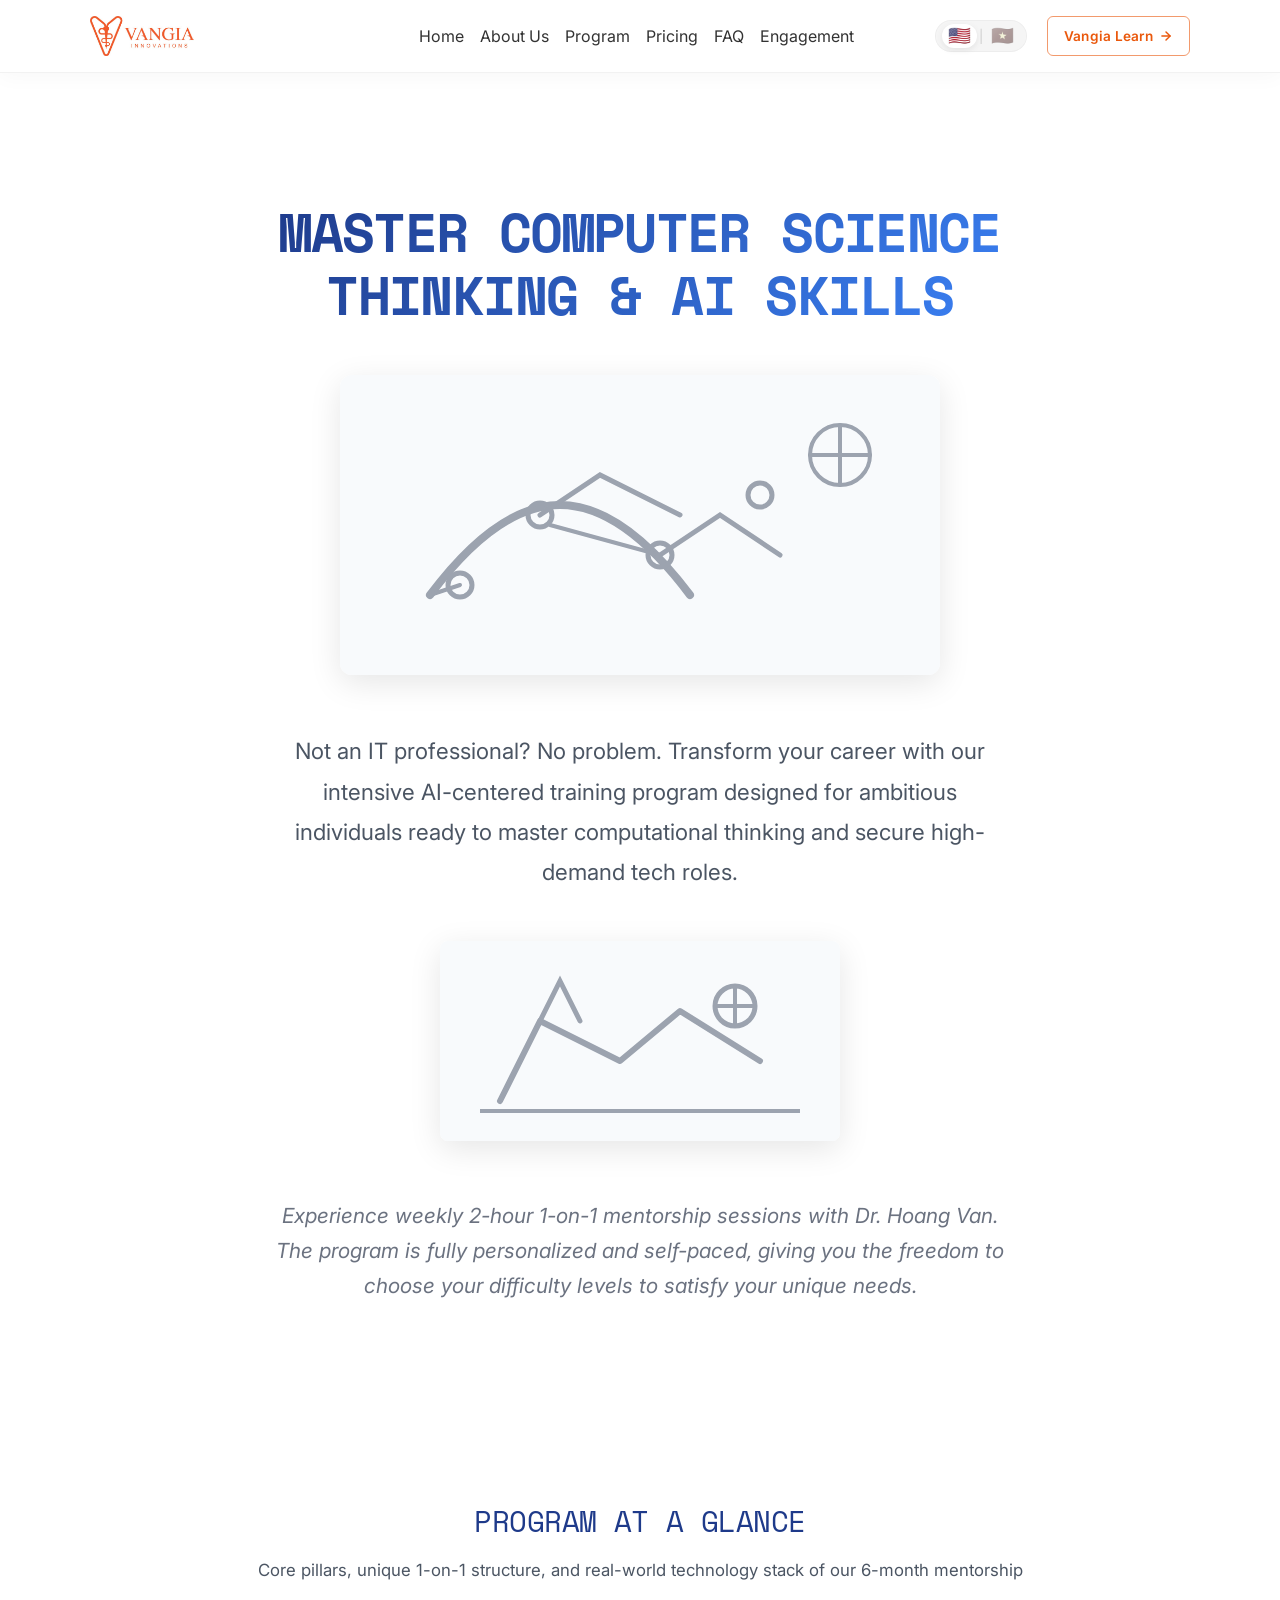
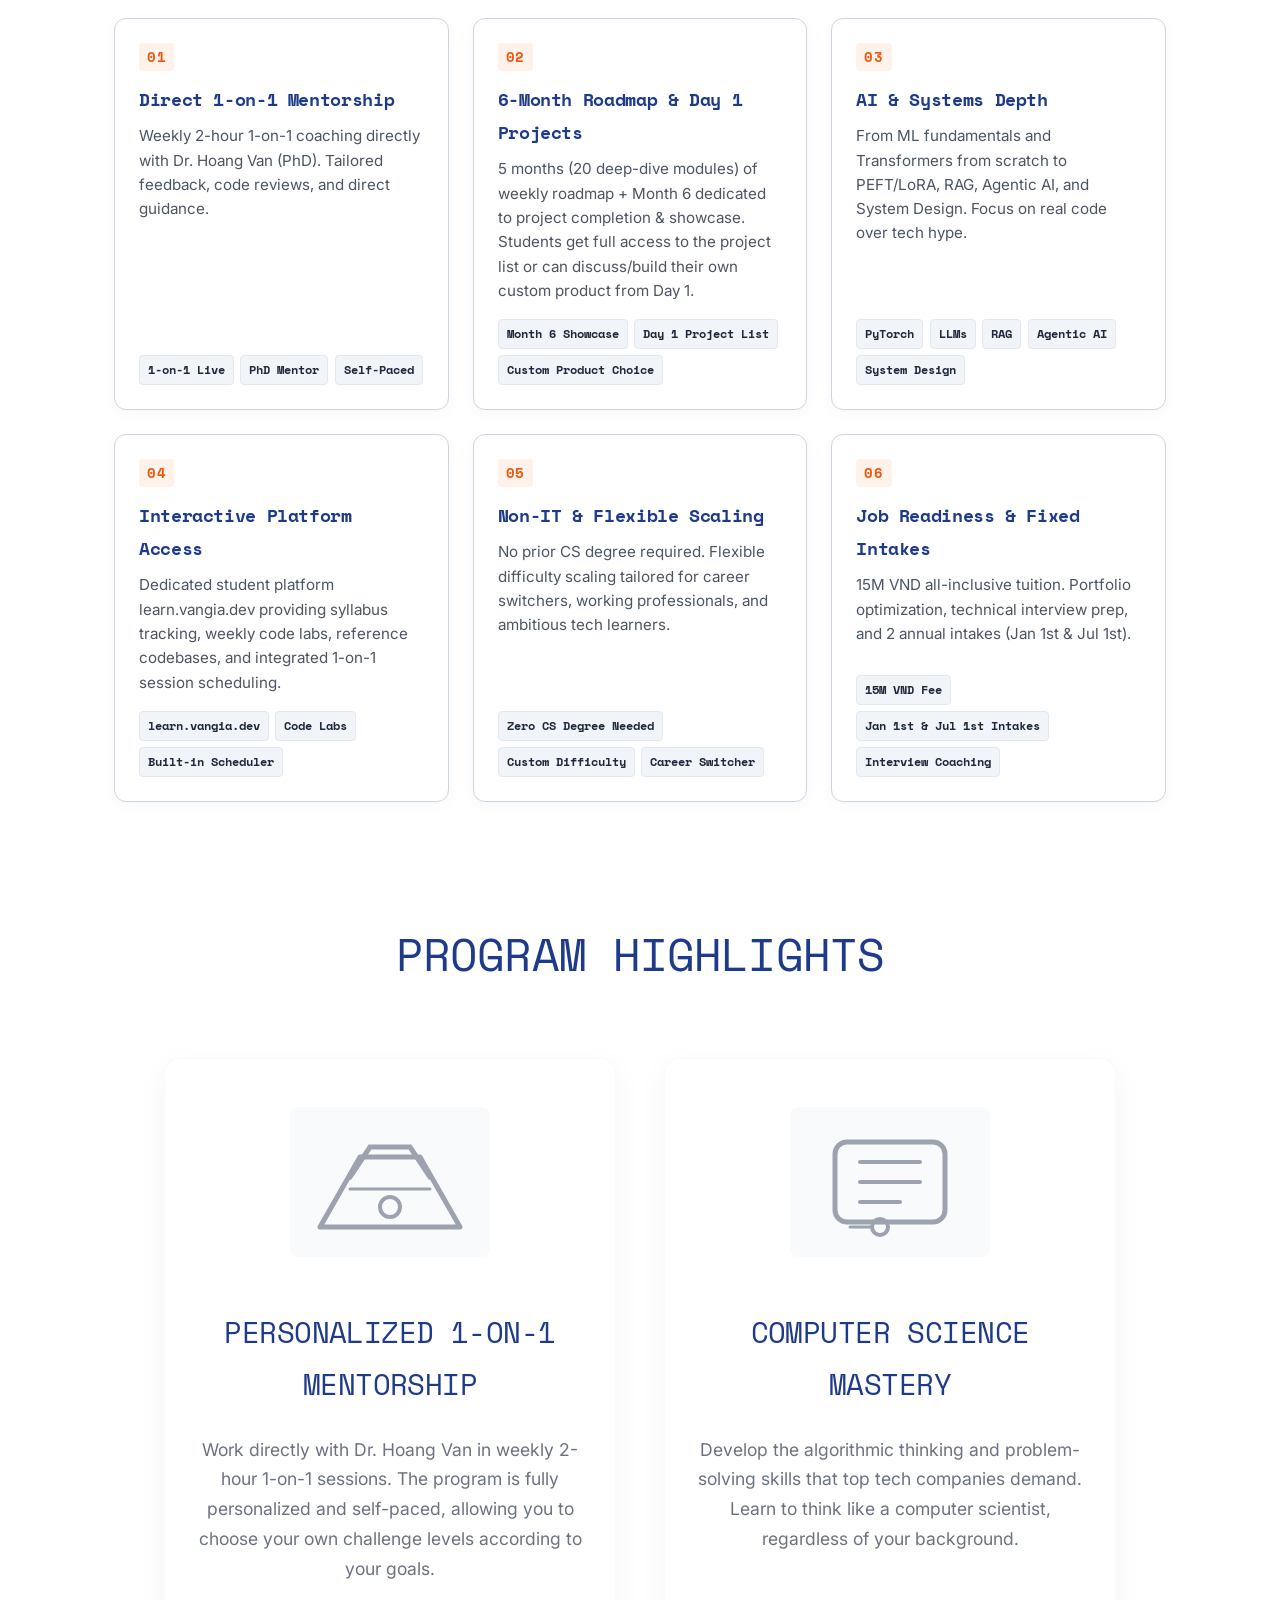
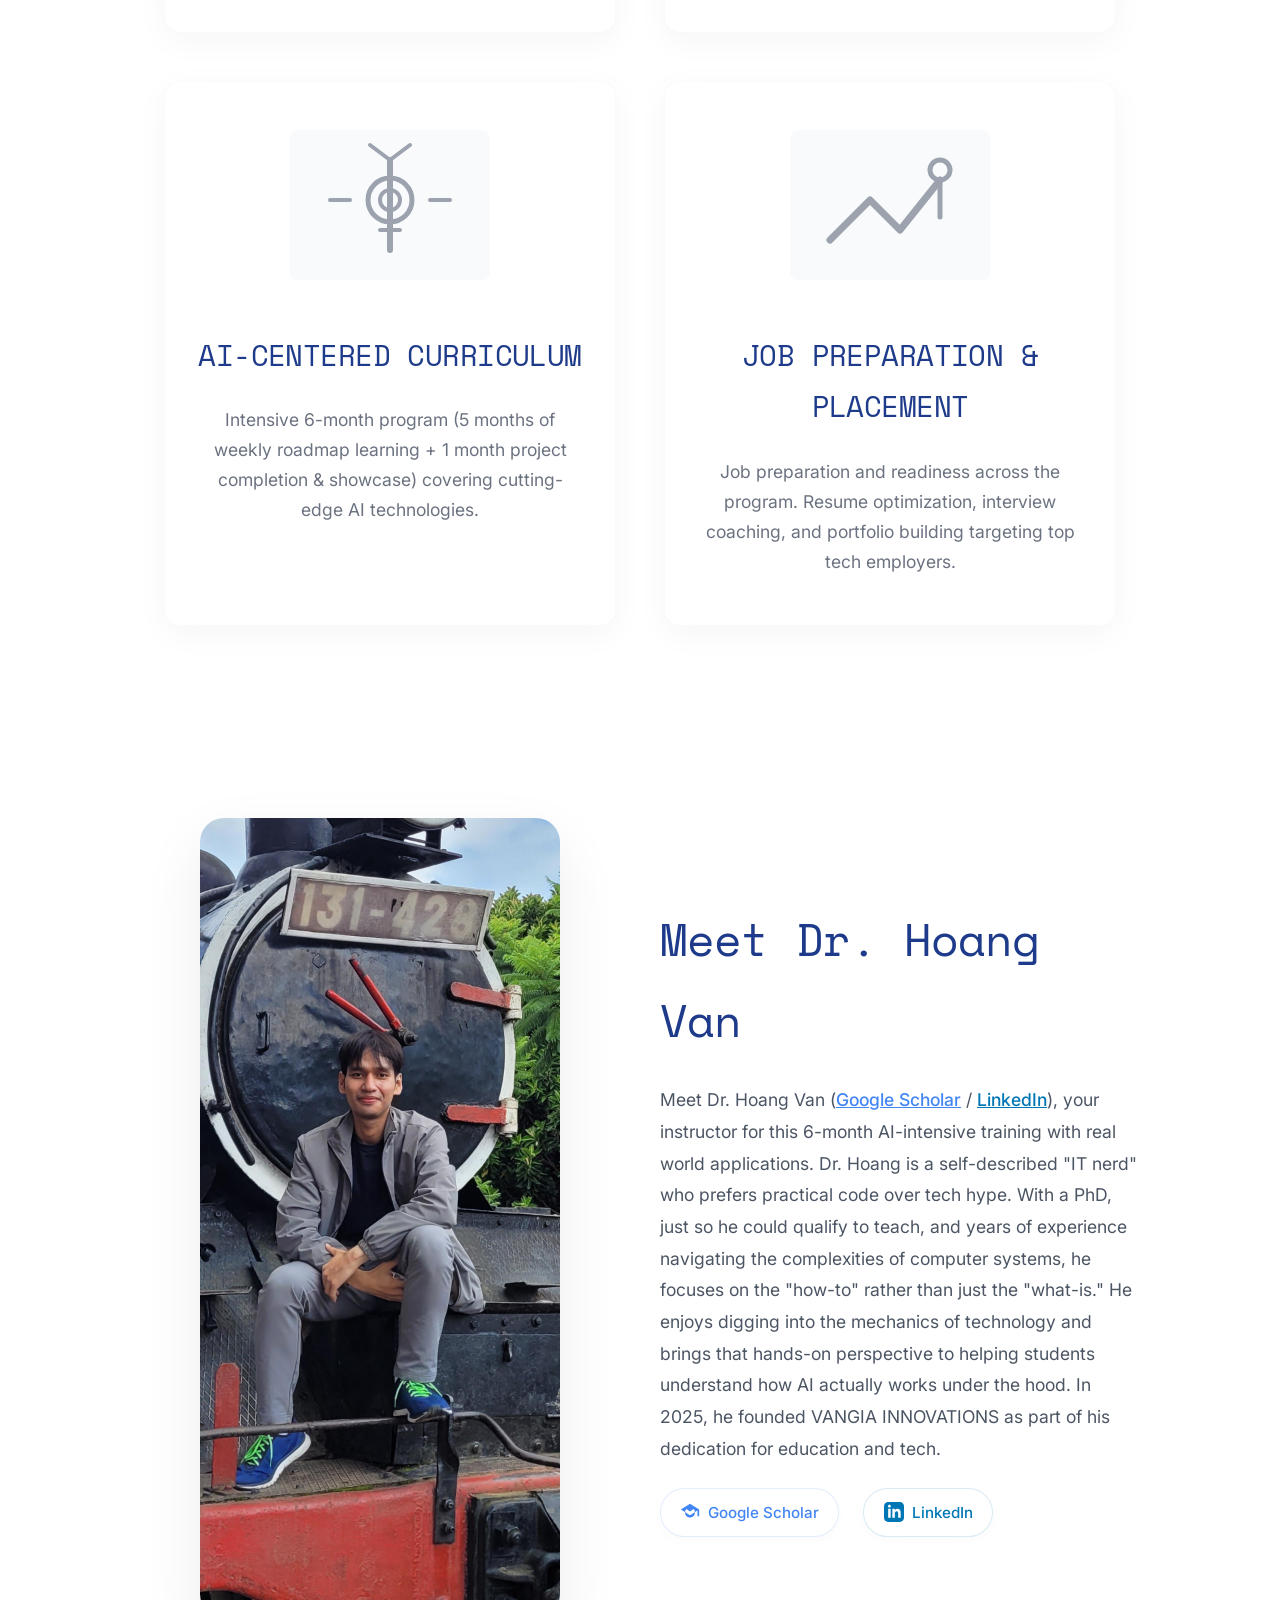
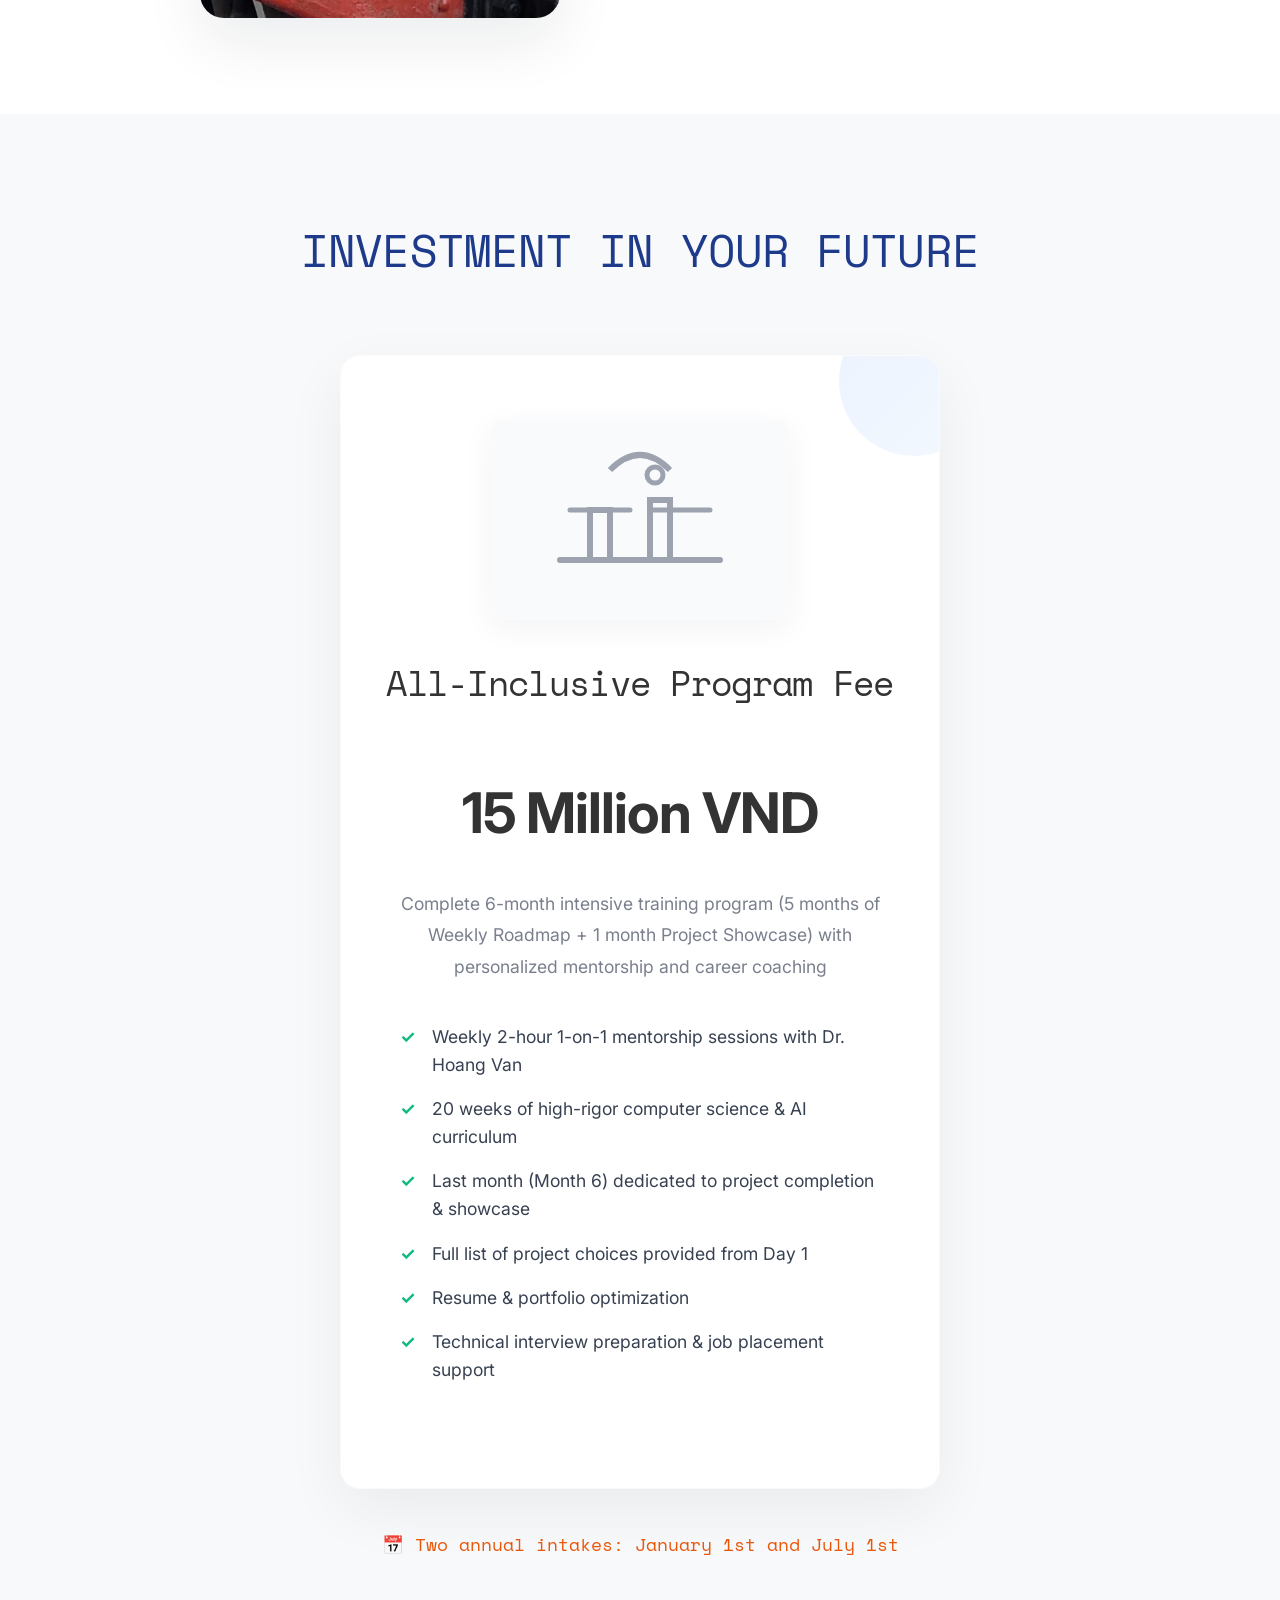
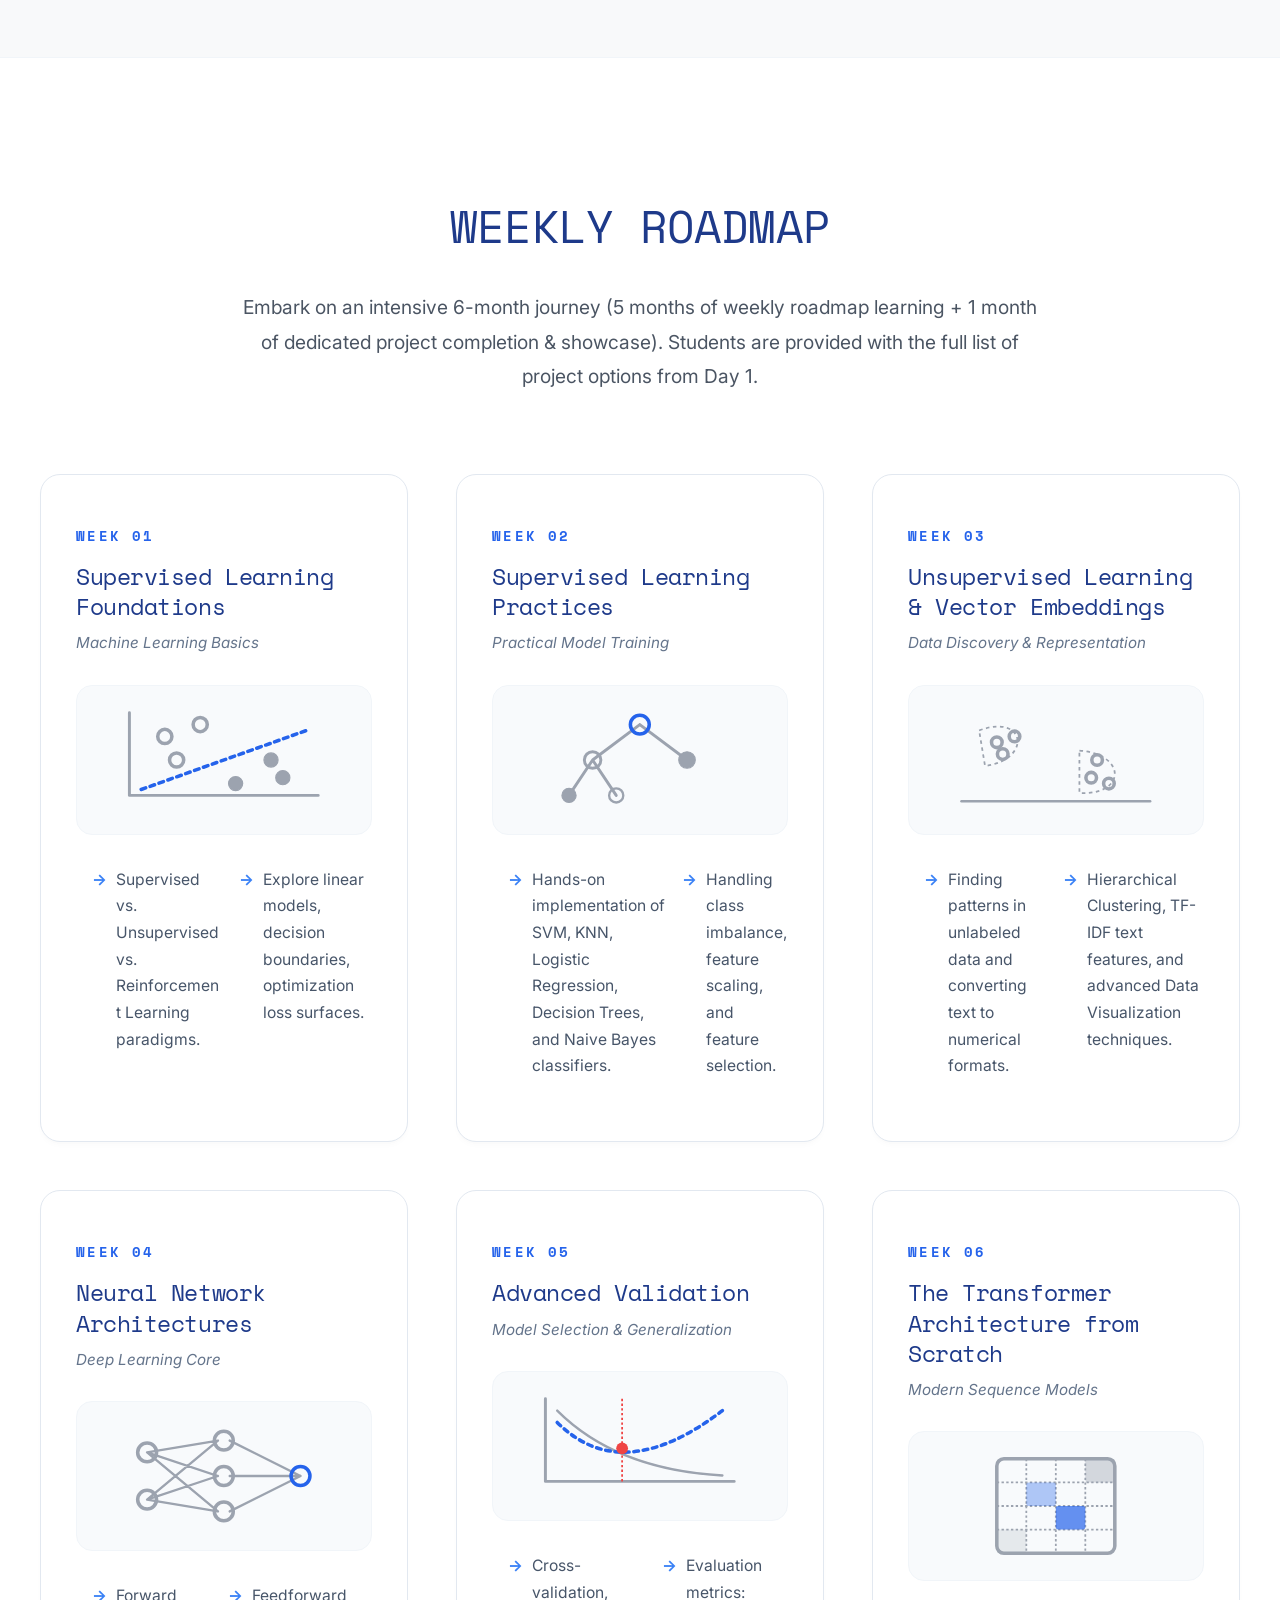
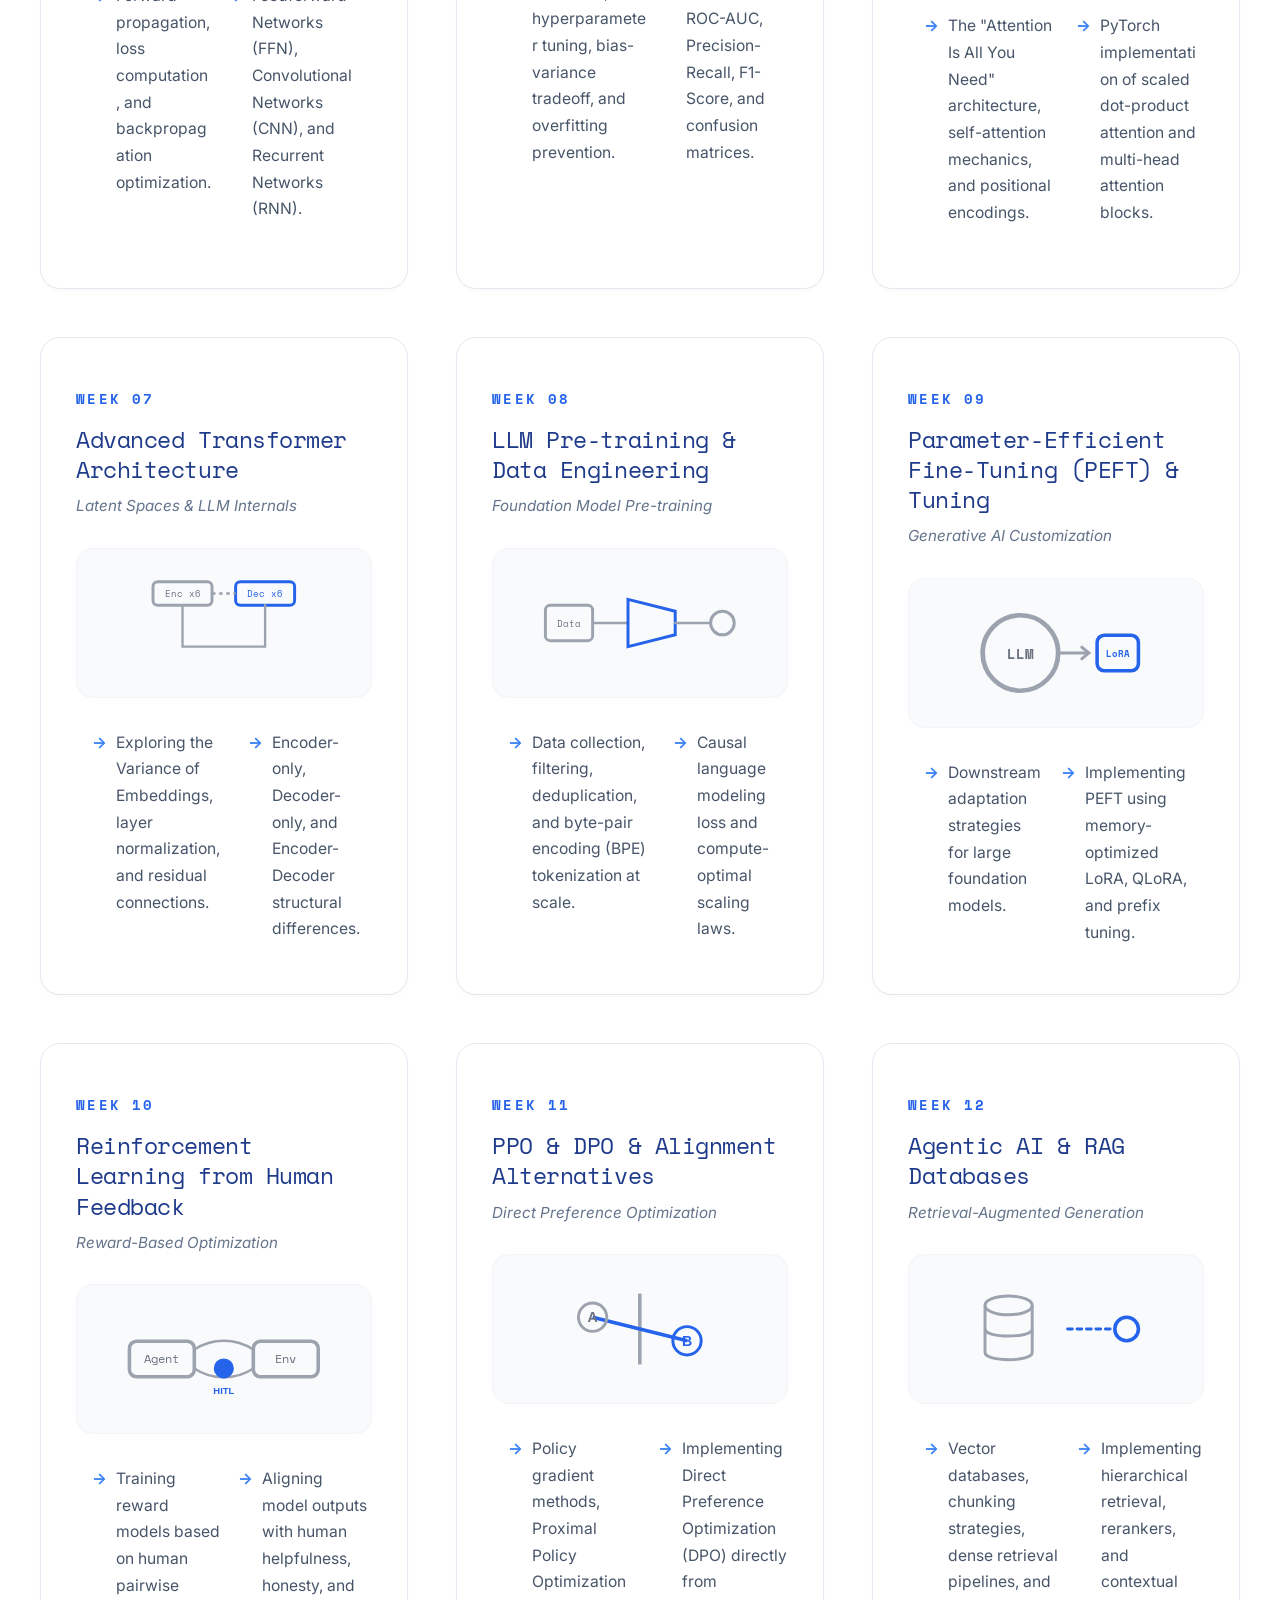
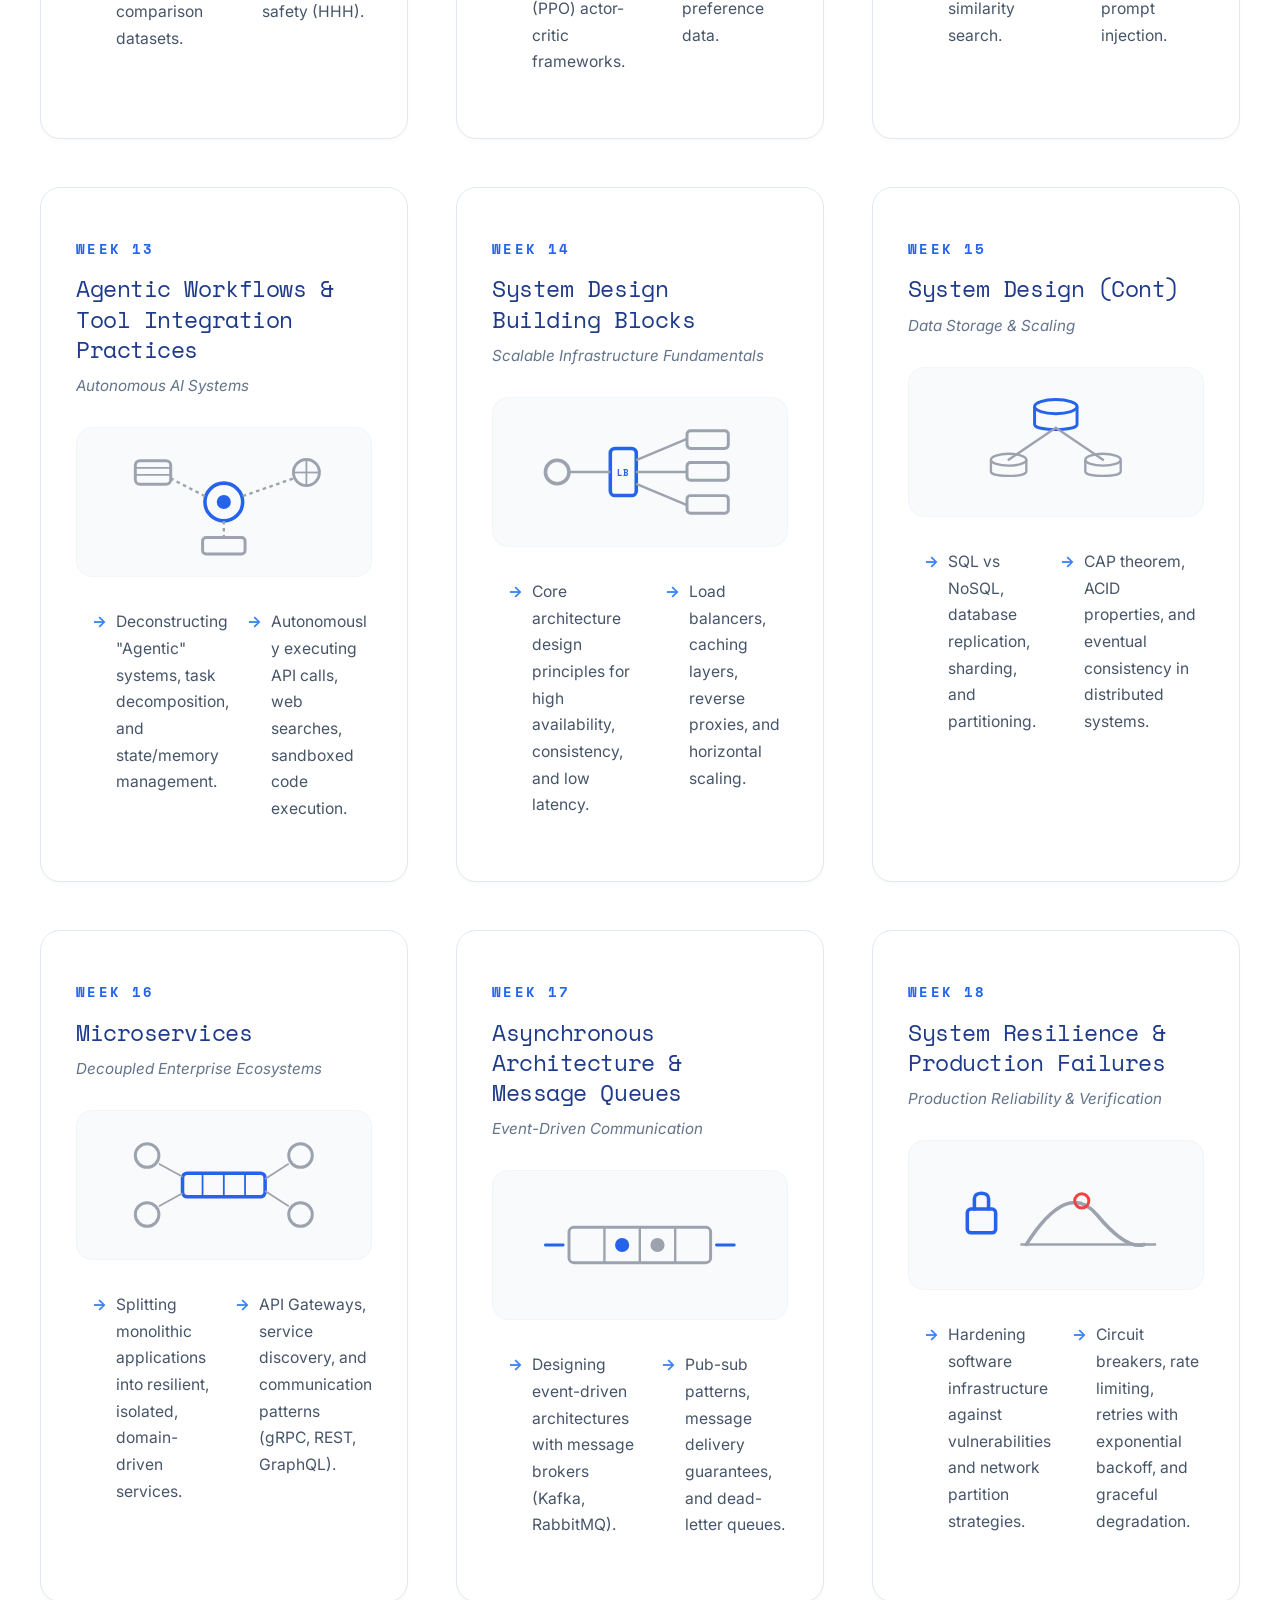
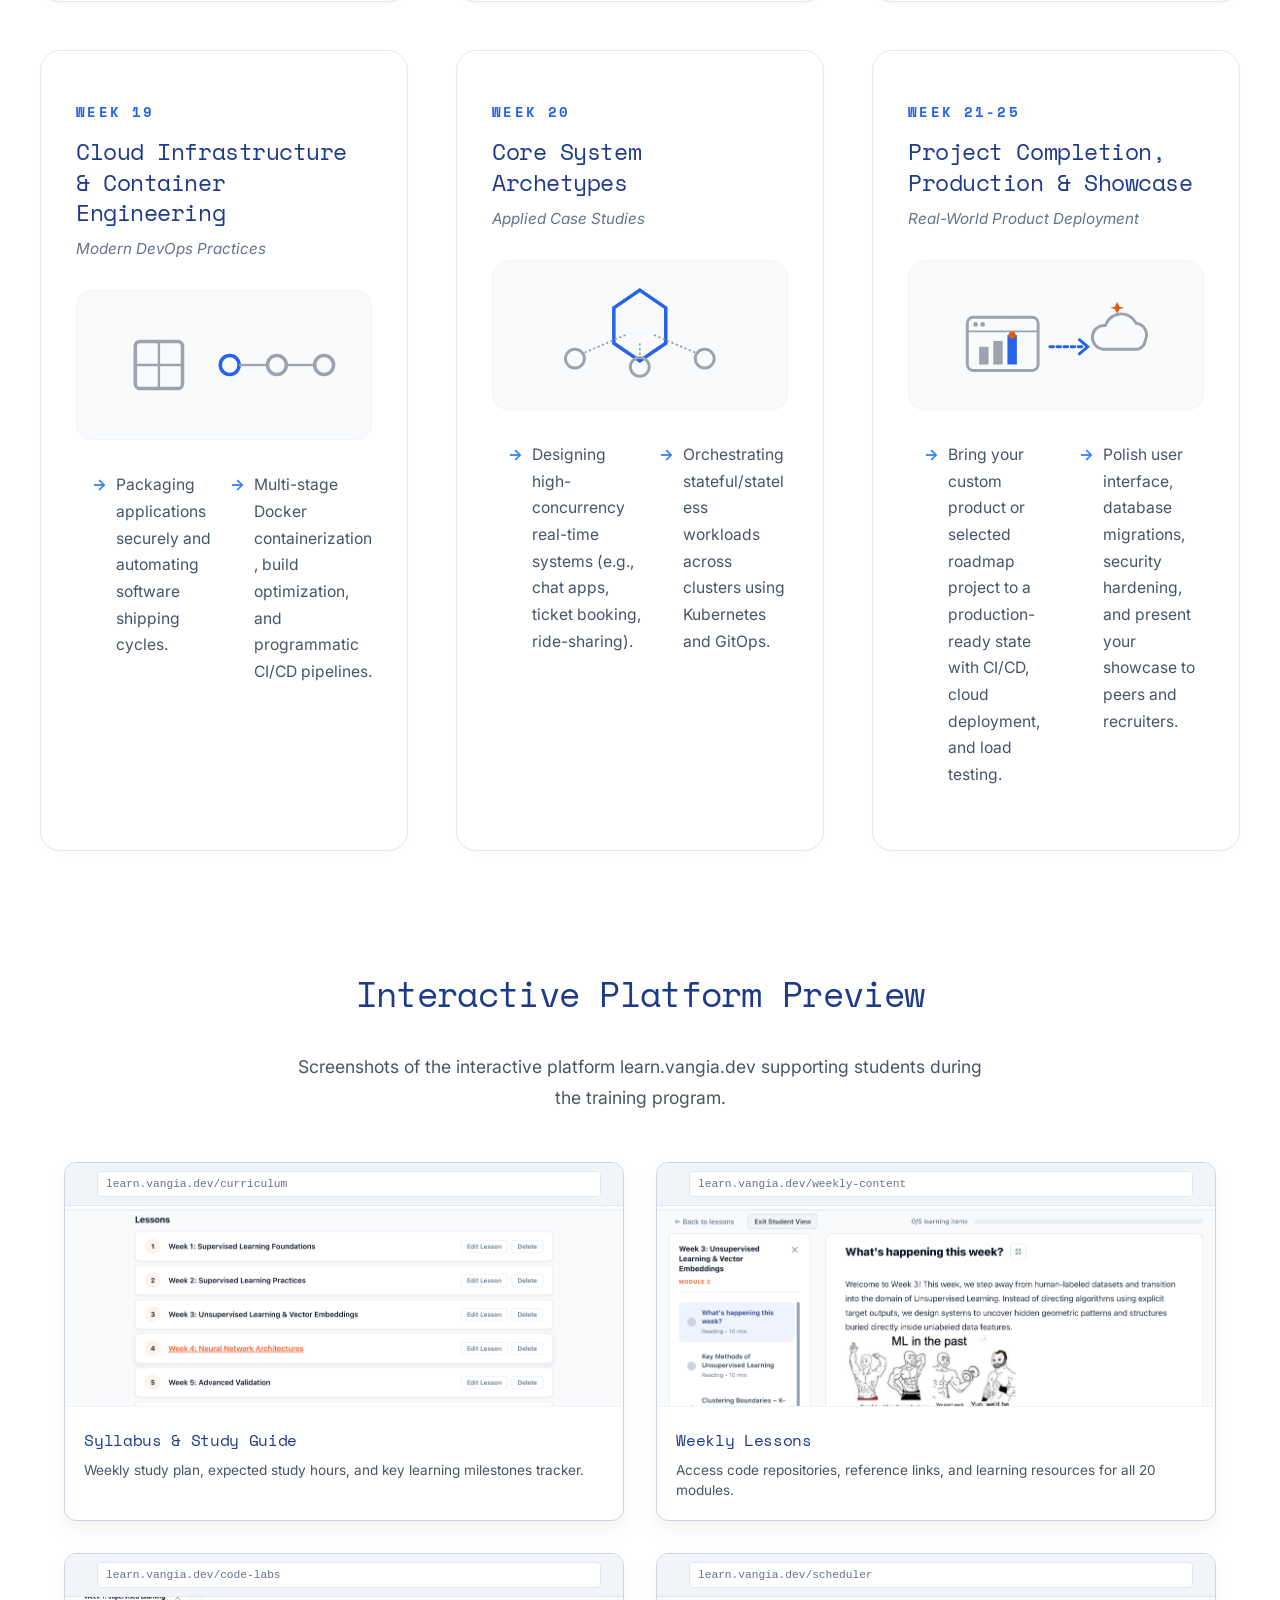
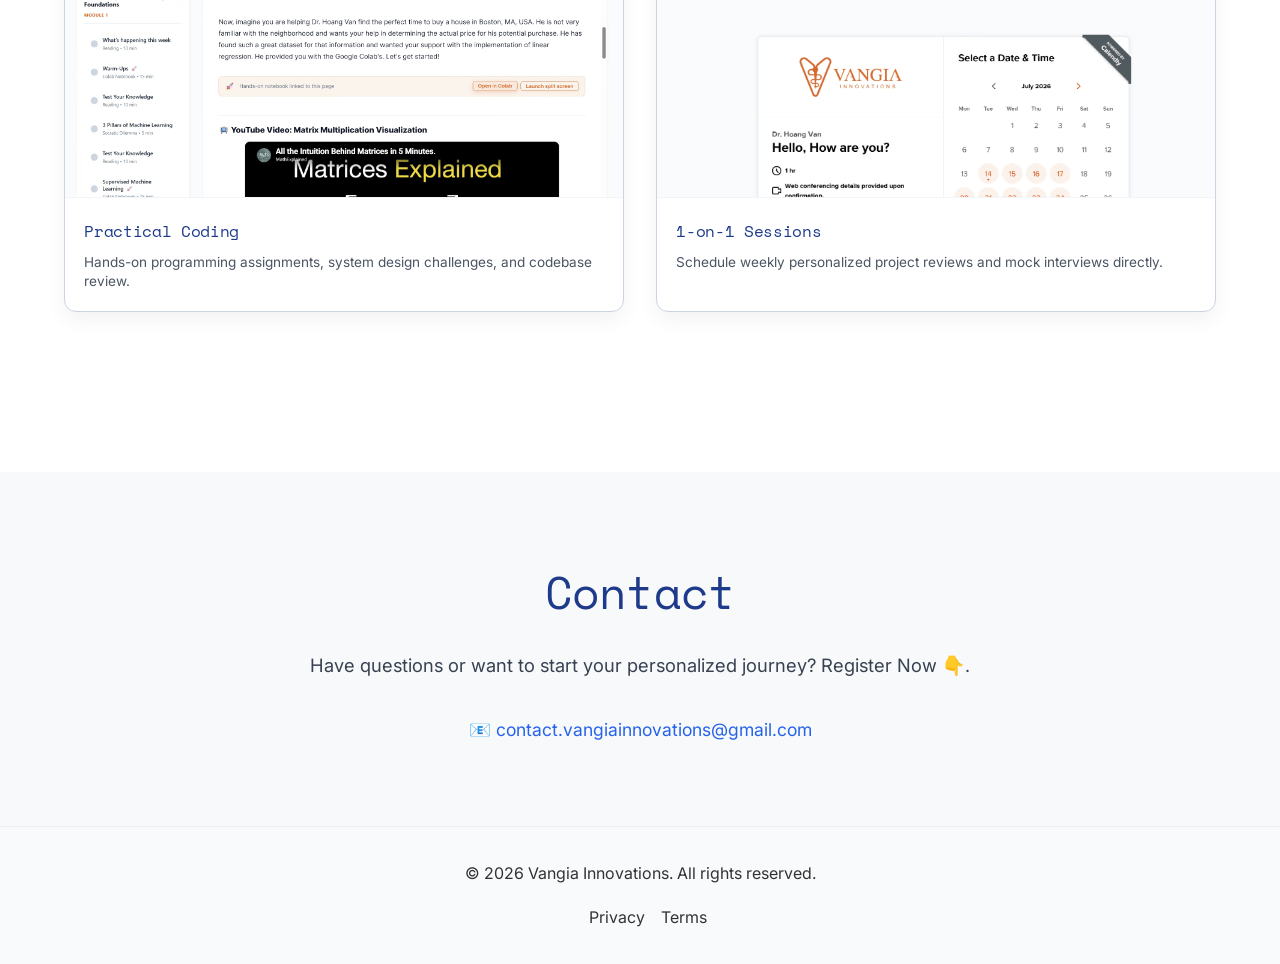
<file: index.html>
<!DOCTYPE html>
<html lang="en">

<head>
    <meta charset="UTF-8">
    <meta name="viewport" content="width=device-width, initial-scale=1.0">
    <title>Dr. Hoang Van | 1-on-1 AI & Computer Science Mentorship | Vangia.io</title>
    
    <!-- Primary SEO Meta Tags -->
    <meta name="description" content="Chương trình đào tạo Khoa học Máy tính & AI 6 tháng 1-kèm-1 trực tiếp với TS. Hoàng Văn. Intensive 6-Month 1-on-1 AI & CS Mentorship by Dr. Hoang Van (PhD). Master ML, LLMs, RAG, Agentic AI & System Design. Non-IT friendly.">
    <meta name="keywords" content="Vangia Innovations, Vangia.io, Dr. Hoang Van, AI mentorship, Computer Science training, học AI 1 kèm 1, Machine Learning course, Deep Learning, Transformers, LLM fine-tuning, RAG, Agentic AI, System Design, học khoa học máy tính">
    <meta name="author" content="Dr. Hoang Van - Vangia Innovations">
    <meta name="robots" content="index, follow">
    
    <!-- Canonical & Multilingual Alternate Links -->
    <link rel="canonical" href="https://vangia.io/">
    <link rel="alternate" hreflang="en" href="https://vangia.io/">
    <link rel="alternate" hreflang="vi" href="https://vangia.io/">
    <link rel="alternate" hreflang="x-default" href="https://vangia.io/">
    
    <!-- Open Graph / Facebook / Zalo / LinkedIn / Social Sharing -->
    <meta property="og:type" content="website">
    <meta property="og:url" content="https://vangia.io/">
    <meta property="og:title" content="Vangia.io - Personalized 1-on-1 AI & Computer Science Mentorship">
    <meta property="og:description" content="Master AI & Computer Science with Dr. Hoang Van (PhD). 6-month intensive 1-on-1 mentorship, self-paced curriculum, 20 deep-dive modules & project showcase. Phù hợp cho cả người bắt đầu từ số 0.">
    <meta property="og:image" content="https://vangia.io/img/logo.jpeg">
    <meta property="og:image:alt" content="Vangia.io AI & Computer Science Mentorship Program Logo">
    <meta property="og:site_name" content="Vangia.io">
    <meta property="og:locale" content="en_US">
    <meta property="og:locale:alternate" content="vi_VN">
    
    <!-- Twitter Card Meta Tags -->
    <meta name="twitter:card" content="summary_large_image">
    <meta name="twitter:url" content="https://vangia.io/">
    <meta name="twitter:title" content="Vangia.io - 1-on-1 AI & Computer Science Mentorship by Dr. Hoang Van">
    <meta name="twitter:description" content="6-Month Intensive 1-on-1 AI & Computer Science Mentorship by Dr. Hoang Van (PhD). Master ML, LLMs, RAG, Agentic AI & System Design.">
    <meta name="twitter:image" content="https://vangia.io/img/logo.jpeg">

    <!-- Schema.org JSON-LD Structured Data for Rich Snippets -->
    <script type="application/ld+json">
    {
      "@context": "https://schema.org",
      "@graph": [
        {
          "@type": ["Organization", "EducationalOrganization"],
          "@id": "https://vangia.io/#organization",
          "name": "Vangia Innovations",
          "url": "https://vangia.io/",
          "logo": "https://vangia.io/img/logo.jpeg",
          "founder": {
            "@id": "https://vangia.io"
          },
          "sameAs": [
            "https://www.linkedin.com/in/hoangnhvan"
          ]
        },
        {
          "@type": "WebSite",
          "@id": "https://vangia.io/#website",
          "url": "https://vangia.io/",
          "name": "Vangia.io",
          "alternateName": ["Vangia Innovations", "Vangia"],
          "publisher": {
            "@id": "https://vangia.io/#organization"
          }
        },
        {
          "@type": "Course",
          "@id": "https://vangia.io/#course",
          "name": "1-on-1 AI & Computer Science Mentorship Program",
          "alternateName": "Chương Trình Đào Tạo Khoa Học Máy Tính & AI 1-Kèm-1",
          "description": "Intensive 6-month AI and Computer Science training program with weekly 2-hour 1-on-1 sessions by Dr. Hoang Van (PhD). 5 months of roadmap learning plus Month 6 dedicated to project completion & showcase. Students gain full access to the project list or can build their own custom product from Day 1. Covering ML, Neural Networks, Transformers from scratch, LLM Fine-Tuning (PEFT/LoRA), RLHF/DPO, RAG, Agentic AI, and System Design.",
          "provider": {
            "@id": "https://vangia.io/#organization"
          },
          "educationalCredentialAwarded": "AI & Computer Science Certificate of Completion",
          "hasCourseInstance": {
            "@type": "CourseInstance",
            "courseMode": "Online, 1-on-1 Mentorship",
            "duration": "P6M",
            "instructor": {
              "@id": "https://vangia.io"
            }
          },
          "offers": {
            "@type": "Offer",
            "price": "15000000",
            "priceCurrency": "VND",
            "category": "All-Inclusive Tuition",
            "availability": "https://schema.org/InStock"
          },
          "inLanguage": ["en", "vi"]
        }
      ]
    }
    </script>

    <!-- Person Schema for Dr. Hoang Van -->
    <script type="application/ld+json">
    {
      "@context": "https://schema.org",
      "@type": "Person",
      "@id": "https://vangia.io",
      "name": "Hoang Van",
      "givenName": "Hoang",
      "familyName": "Van",
      "honorificPrefix": "Dr.",
      "url": "https://vangia.io",
      "jobTitle": "Lecturer",
      "worksFor": {
        "@type": "CollegeOrUniversity",
        "name": "RMIT University Vietnam",
        "sameAs": [
          "https://rmit.edu.vn",
          "https://wikipedia.org"
        ]
      },
      "sameAs": [
        "https://rmit.edu.vn/profiles/v/hoang-van3",
        "https://scholar.google.com/citations?user=-ipwYRsAAAAJ&hl=en",
        "https://www.linkedin.com/in/hoangnhvan"
      ],
      "mainEntityOfPage": "https://vangia.io"
    }
    </script>

    <!-- Favicon & Device Icons for Google Bot & Browsers -->
    <link rel="shortcut icon" href="/favicon.ico" type="image/x-icon">
    <link rel="icon" href="/favicon.ico" type="image/x-icon">
    <link rel="icon" type="image/png" sizes="32x32" href="/img/favicon-32x32.png">
    <link rel="icon" type="image/png" sizes="48x48" href="/img/favicon-48x48.png">
    <link rel="icon" type="image/png" sizes="192x192" href="/img/android-chrome-192x192.png">
    <link rel="icon" type="image/png" sizes="512x512" href="/img/android-chrome-512x512.png">
    <link rel="apple-touch-icon" sizes="180x180" href="/img/apple-touch-icon.png">

    <link rel="stylesheet" href="styles.css?v=1.0.16">
    <style>
        body.lang-en .vi-text {
            display: none !important;
        }

        body.lang-vi .en-text {
            display: none !important;
        }

        /* Strict Grid Layout for features-grid to prevent caching issues */
        @media (min-width: 769px) {
            .features-grid {
                display: grid !important;
                grid-template-columns: repeat(2, 1fr) !important;
            }
        }

        /* Navigation Actions / Right Group */
        .nav-right-group {
            display: flex;
            align-items: center;
            gap: 1.25rem;
            margin-left: 1.5rem;
            vertical-align: middle;
        }

        /* Language Switcher (non-hover) */
        .lang-switcher {
            display: flex;
            align-items: center;
            background: rgba(0, 0, 0, 0.04);
            padding: 3px 6px;
            border-radius: 20px;
            border: 1px solid rgba(0, 0, 0, 0.03);
        }

        .lang-btn {
            background: transparent;
            border: none;
            padding: 3px 6px;
            font-size: 1.15rem;
            cursor: pointer;
            border-radius: 12px;
            transition: all 0.2s ease;
            line-height: 1;
            display: inline-flex;
            align-items: center;
            justify-content: center;
            filter: grayscale(80%);
            opacity: 0.5;
        }

        .lang-btn:hover {
            filter: grayscale(0%);
            opacity: 1;
        }

        .lang-btn.active {
            background: white;
            filter: grayscale(0%);
            opacity: 1;
            box-shadow: 0 2px 6px rgba(0, 0, 0, 0.08);
        }

        .lang-divider {
            color: #ccc;
            font-size: 0.8rem;
            margin: 0 2px;
            user-select: none;
        }

        /* Orange Vangia Learn Button - Sleek Corporate Outline */
        .vangia-learn-btn {
            background: transparent !important;
            color: #ea580c !important;
            /* Premium orange */
            font-weight: 600;
            font-size: 0.85rem;
            letter-spacing: 0.02em;
            padding: 7px 16px;
            border-radius: 6px;
            /* Modern professional rounded corners */
            text-decoration: none;
            display: inline-flex;
            align-items: center;
            justify-content: center;
            border: 1.5px solid rgba(234, 88, 12, 0.6) !important;
            transition: all 0.25s cubic-bezier(0.4, 0, 0.2, 1);
        }

        .vangia-learn-btn:hover {
            background: #ea580c !important;
            color: white !important;
            border-color: #ea580c !important;
            transform: translateY(-1.5px);
            box-shadow: 0 4px 12px rgba(234, 88, 12, 0.15) !important;
            text-decoration: none !important;
        }

        .vangia-learn-btn:active {
            transform: translateY(-0.5px);
        }

        .vangia-learn-btn svg {
            transition: transform 0.2s ease;
        }

        .vangia-learn-btn:hover svg {
            transform: translateX(3px);
        }

        @media (max-width: 768px) {
            .nav-right-group {
                margin-left: 0;
                margin-top: 0.5rem;
                width: 100%;
                justify-content: center;
                gap: 1rem;
            }
        }
    </style>
</head>

<body class="lang-en">
    <header>
        <nav>
            <a class="logo" href="index.html">
                <img src="img/logo.jpeg" alt="Vangia.io" style="height: 40px; width: auto;">
            </a>
            <ul>
                <li><a href="#home"><span class="en-text">Home</span><span class="vi-text">Trang Chủ</span></a></li>
                <li class="dropdown">
                    <a href="javascript:void(0)" class="dropdown"><span class="en-text">About Us</span><span class="vi-text">Về Chúng Tôi</span></a>
                    <ul class="submenu">
                        <li><a href="index.html#drhoangvan"><span class="en-text">Dr. Hoang Van</span><span class="vi-text">TS. Hoàng Văn</span></a></li>
                    </ul>
                </li>
                <li><a href="#features"><span class="en-text">Program</span><span class="vi-text">Chương
                            Trình</span></a></li>
                <li><a href="#pricing"><span class="en-text">Pricing</span><span class="vi-text">Học Phí</span></a></li>
                <li><a href="faq.html"><span class="en-text">FAQ</span><span class="vi-text">FAQ</span></a></li>
                <li><a href="engagement.html"><span class="en-text">Engagement</span><span class="vi-text">Kết Nối</span></a></li>
            </ul>
            <div class="nav-right-group">
                <div class="lang-switcher">
                    <button class="lang-btn btn-en active" onclick="setLanguage('en')">🇺🇸</button>
                    <span class="lang-divider">|</span>
                    <button class="lang-btn btn-vi" onclick="setLanguage('vi')">🇻🇳</button>
                </div>
                <a href="https://learn.vangia.dev/login" target="_blank" rel="noopener noreferrer"
                    class="vangia-learn-btn">
                    Vangia Learn
                    <svg width="14" height="14" viewBox="0 0 24 24" fill="none" stroke="currentColor" stroke-width="2.5"
                        stroke-linecap="round" stroke-linejoin="round" style="margin-left: 6px;">
                        <line x1="5" y1="12" x2="19" y2="12"></line>
                        <polyline points="12 5 19 12 12 19"></polyline>
                    </svg>
                </a>
            </div>
        </nav>
    </header>

    <section id="home" class="hero">
        <div class="hero-container">
            <h1 class="hero-title">
                <span class="en-text">MASTER COMPUTER SCIENCE THINKING & AI SKILLS</span>
                <span class="vi-text">LÀM CHỦ TƯ DUY KHOA HỌC MÁY TÍNH & KỸ NĂNG AI</span>
            </h1>

            <div class="hero-image-wrapper">
                <img src="data:image/svg+xml,%3Csvg xmlns='http://www.w3.org/2000/svg' viewBox='0 0 600 300'%3E%3Crect width='600' height='300' fill='%23f8fafc'/%3E%3Cpath d='M90 220 C180 100 260 100 350 220' fill='none' stroke='%239ca3af' stroke-width='8' stroke-linecap='round'/%3E%3Ccircle cx='120' cy='210' r='12' fill='none' stroke='%239ca3af' stroke-width='5'/%3E%3Ccircle cx='200' cy='140' r='12' fill='none' stroke='%239ca3af' stroke-width='5'/%3E%3Ccircle cx='320' cy='180' r='12' fill='none' stroke='%239ca3af' stroke-width='5'/%3E%3Ccircle cx='420' cy='120' r='12' fill='none' stroke='%239ca3af' stroke-width='5'/%3E%3Cpath d='M200 140 L260 100 L340 140' fill='none' stroke='%239ca3af' stroke-width='5' stroke-linecap='round'/%3E%3Cpath d='M320 180 L380 140 L440 180' fill='none' stroke='%239ca3af' stroke-width='5' stroke-linecap='round'/%3E%3Cpath d='M90 220 L120 210' stroke='%239ca3af' stroke-width='4' stroke-linecap='round'/%3E%3Cpath d='M210 150 L320 180' stroke='%239ca3af' stroke-width='4' stroke-linecap='round'/%3E%3Ccircle cx='500' cy='80' r='30' fill='none' stroke='%239ca3af' stroke-width='4'/%3E%3Cpath d='M500 50 L500 110 M470 80 L530 80' stroke='%239ca3af' stroke-width='4' stroke-linecap='round'/%3E%3C/svg>"
                    alt="Abstract sketch illustration" class="hero-image main-illustration">
            </div>

            <p class="hero-description en-text">
                Not an IT professional? No problem. Transform your career with our intensive AI-centered training
                program designed for ambitious individuals ready to master computational thinking and secure high-demand
                tech roles.
            </p>
            <p class="hero-description vi-text">
                Bạn không phải dân CNTT? Đừng lo. Bứt phá sự nghiệp với chương trình đào tạo chuyên sâu về AI, thiết kế
                riêng để giúp bạn làm chủ tư duy máy tính và sở hữu những kỹ năng công nghệ hàng đầu.
            </p>

            <div class="hero-image-wrapper">
                <img src="data:image/svg+xml,%3Csvg xmlns='http://www.w3.org/2000/svg' viewBox='0 0 400 200'%3E%3Crect width='400' height='200' fill='%23f8fafc'/%3E%3Cpath d='M60 160 L100 80 L180 120 L240 70 L320 120' fill='none' stroke='%239ca3af' stroke-width='6' stroke-linecap='round' stroke-linejoin='round'/%3E%3Cpath d='M100 80 L120 40 L140 80' fill='none' stroke='%239ca3af' stroke-width='5' stroke-linecap='round'/%3E%3Ccircle cx='295' cy='65' r='20' fill='none' stroke='%239ca3af' stroke-width='5'/%3E%3Cpath d='M295 45 L295 85 M275 65 L315 65' stroke='%239ca3af' stroke-width='4' stroke-linecap='round'/%3E%3Cpath d='M40 170 H360' stroke='%239ca3af' stroke-width='4'/%3E%3C/svg>"
                    alt="Minimal sketch illustration" class="hero-image sub-illustration">
            </div>

            <p class="hero-tagline en-text">
                Experience weekly 2-hour 1-on-1 mentorship sessions with Dr. Hoang Van. The program is fully
                personalized and self-paced, giving you the freedom to choose your difficulty levels to satisfy your
                unique needs.
            </p>
            <p class="hero-tagline vi-text">
                Trải nghiệm mô hình kèm cặp 1-kèm-1 cá nhân hóa 2 giờ/tuần trực tiếp với Tiến sĩ Hoàng Văn. Chương trình
                được thiết kế hoàn toàn theo tốc độ của bạn, cho phép tự do chọn mức độ thử thách để đáp ứng các nhu cầu
                học tập đa dạng.
            </p>

        </div>
    </section>

    <section class="program-snapshot-section" id="snapshot">
        <div class="snapshot-header">
            <h2>
                <span class="en-text">PROGRAM AT A GLANCE</span>
                <span class="vi-text">TỔNG QUAN CHƯƠNG TRÌNH VANGIA.IO</span>
            </h2>
            <p>
                <span class="en-text">Core pillars, unique 1-on-1 structure, and real-world technology stack of our 6-month mentorship</span>
                <span class="vi-text">Thông tin cốt lõi, mô hình 1-kèm-1 độc đáo và công nghệ thực chiến trong 6 tháng đào tạo</span>
            </p>
        </div>
        <div class="snapshot-grid">
            <!-- Card 1 -->
            <div class="snapshot-card">
                <span class="snapshot-card-num">01</span>
                <h3 class="snapshot-card-title">
                    <span class="en-text">Direct 1-on-1 Mentorship</span>
                    <span class="vi-text">Kèm Cặp 1-Kèm-1 Trực Tiếp</span>
                </h3>
                <p class="snapshot-card-desc en-text">
                    Weekly 2-hour 1-on-1 coaching directly with Dr. Hoang Van (PhD). Tailored feedback, code reviews, and direct guidance.
                </p>
                <p class="snapshot-card-desc vi-text">
                    2 giờ/tuần kèm 1-kèm-1 trực tiếp với TS. Hoàng Văn. Đánh giá code cá nhân hóa, định hướng chuyên sâu.
                </p>
                <div class="tech-tag-container">
                    <span class="tech-tag">1-on-1 Live</span>
                    <span class="tech-tag">PhD Mentor</span>
                    <span class="tech-tag">Self-Paced</span>
                </div>
            </div>

            <!-- Card 2 -->
            <div class="snapshot-card">
                <span class="snapshot-card-num">02</span>
                <h3 class="snapshot-card-title">
                    <span class="en-text">6-Month Roadmap & Day 1 Projects</span>
                    <span class="vi-text">Lộ Trình 6 Tháng & Dự Án Từ Ngày 1</span>
                </h3>
                <p class="snapshot-card-desc en-text">
                    5 months (20 deep-dive modules) of weekly roadmap + Month 6 dedicated to project completion & showcase. Students get full access to the project list or can discuss/build their own custom product from Day 1.
                </p>
                <p class="snapshot-card-desc vi-text">
                    5 tháng (20 chuyên đề) học lộ trình + Tháng 6 dành riêng hoàn thiện & trưng bày dự án. Học viên được truy cập danh sách đề tài hoặc tự do thảo luận phát triển sản phẩm cá nhân ngay từ Ngày đầu tiên.
                </p>
                <div class="tech-tag-container">
                    <span class="tech-tag">Month 6 Showcase</span>
                    <span class="tech-tag">Day 1 Project List</span>
                    <span class="tech-tag">Custom Product Choice</span>
                </div>
            </div>

            <!-- Card 3 -->
            <div class="snapshot-card">
                <span class="snapshot-card-num">03</span>
                <h3 class="snapshot-card-title">
                    <span class="en-text">AI & Systems Depth</span>
                    <span class="vi-text">Công Nghệ AI & Kiến Trúc Hệ Thống</span>
                </h3>
                <p class="snapshot-card-desc en-text">
                    From ML fundamentals and Transformers from scratch to PEFT/LoRA, RAG, Agentic AI, and System Design. Focus on real code over tech hype.
                </p>
                <p class="snapshot-card-desc vi-text">
                    Từ nền tảng ML, Transformers từ sơ khai tới PEFT/LoRA, RAG, Agentic AI và Thiết Kế Hệ Thống. Ưu tiên code thực chiến hơn xu hướng thổi phồng.
                </p>
                <div class="tech-tag-container">
                    <span class="tech-tag">PyTorch</span>
                    <span class="tech-tag">LLMs</span>
                    <span class="tech-tag">RAG</span>
                    <span class="tech-tag">Agentic AI</span>
                    <span class="tech-tag">System Design</span>
                </div>
            </div>

            <!-- Card 4 -->
            <div class="snapshot-card">
                <span class="snapshot-card-num">04</span>
                <h3 class="snapshot-card-title">
                    <span class="en-text">Interactive Platform Access</span>
                    <span class="vi-text">Nền Tảng Đào Tạo Tương Tác</span>
                </h3>
                <p class="snapshot-card-desc en-text">
                    Dedicated student platform learn.vangia.dev providing syllabus tracking, weekly code labs, reference codebases, and integrated 1-on-1 session scheduling.
                </p>
                <p class="snapshot-card-desc vi-text">
                    Cổng học tập learn.vangia.dev theo dõi tiến độ, thực hành code lab hàng tuần, truy cập kho lưu trữ code và đặt lịch kèm 1-kèm-1 linh hoạt.
                </p>
                <div class="tech-tag-container">
                    <span class="tech-tag">learn.vangia.dev</span>
                    <span class="tech-tag">Code Labs</span>
                    <span class="tech-tag">Built-in Scheduler</span>
                </div>
            </div>

            <!-- Card 5 -->
            <div class="snapshot-card">
                <span class="snapshot-card-num">05</span>
                <h3 class="snapshot-card-title">
                    <span class="en-text">Non-IT & Flexible Scaling</span>
                    <span class="vi-text">Phù Hợp Mọi Ngành & Tự Chọn Tốc Độ</span>
                </h3>
                <p class="snapshot-card-desc en-text">
                    No prior CS degree required. Flexible difficulty scaling tailored for career switchers, working professionals, and ambitious tech learners.
                </p>
                <p class="snapshot-card-desc vi-text">
                    Không bắt buộc bằng cấp CNTT. Tự do tùy chỉnh mức độ thử thách phù hợp cho người chuyển ngành, người đi làm và học viên mọi lĩnh vực.
                </p>
                <div class="tech-tag-container">
                    <span class="tech-tag">Zero CS Degree Needed</span>
                    <span class="tech-tag">Custom Difficulty</span>
                    <span class="tech-tag">Career Switcher</span>
                </div>
            </div>

            <!-- Card 6 -->
            <div class="snapshot-card">
                <span class="snapshot-card-num">06</span>
                <h3 class="snapshot-card-title">
                    <span class="en-text">Job Readiness & Fixed Intakes</span>
                    <span class="vi-text">Hỗ Trợ Việc Làm & Tuyển Sinh</span>
                </h3>
                <p class="snapshot-card-desc en-text">
                    15M VND all-inclusive tuition. Portfolio optimization, technical interview prep, and 2 annual intakes (Jan 1st & Jul 1st).
                </p>
                <p class="snapshot-card-desc vi-text">
                    Học phí 15 triệu VND trọn gói. Tối ưu CV/portfolio, phỏng vấn thử và 2 kỳ tuyển sinh cố định (1/1 và 1/7).
                </p>
                <div class="tech-tag-container">
                    <span class="tech-tag">15M VND Fee</span>
                    <span class="tech-tag">Jan 1st & Jul 1st Intakes</span>
                    <span class="tech-tag">Interview Coaching</span>
                </div>
            </div>
        </div>
    </section>

    <section id="features" class="features">
        <h2 class="section-title">
            <span class="en-text">PROGRAM HIGHLIGHTS</span>
            <span class="vi-text">ĐIỂM NỔI BẬT CỦA CHƯƠNG TRÌNH</span>
        </h2>

        <div class="features-grid">
            <div class="feature-card">
                <div class="feature-image-wrapper">
                    <img src="data:image/svg+xml,%3Csvg xmlns='http://www.w3.org/2000/svg' viewBox='0 0 200 150'%3E%3Crect width='200' height='150' fill='%23f8fafc'/%3E%3Cpath d='M30 120 H170 L130 50 H70 Z' fill='none' stroke='%239ca3af' stroke-width='5' stroke-linejoin='round'/%3E%3Cpath d='M60 70 L80 40 L120 40 L140 70' fill='none' stroke='%239ca3af' stroke-width='5' stroke-linecap='round'/%3E%3Ccircle cx='100' cy='100' r='10' fill='none' stroke='%239ca3af' stroke-width='4'/%3E%3Cpath d='M60 82 L140 82' stroke='%239ca3af' stroke-width='3' stroke-linecap='round'/%3E%3C/svg>"
                        alt="Sketch mentorship illustration">
                </div>
                <h3 class="feature-card-title">
                    <span class="en-text">PERSONALIZED 1-ON-1 MENTORSHIP</span>
                    <span class="vi-text">MÔ HÌNH HƯỚNG DẪN 1-KÈM-1</span>
                </h3>
                <p class="feature-card-text en-text">Work directly with Dr. Hoang Van in weekly 2-hour 1-on-1 sessions.
                    The program is fully personalized and self-paced, allowing you to choose your own challenge levels
                    according to your goals.</p>
                <p class="feature-card-text vi-text">Học tập trực tiếp với Tiến sĩ Hoàng Văn qua các buổi học 1-kèm-1 2
                    giờ/tuần. Chương trình học tập cá nhân hóa hoàn toàn và tự chọn tốc độ học, cho phép bạn chủ động
                    chọn mức độ thử thách phù hợp.</p>
            </div>

            <div class="feature-card">
                <div class="feature-image-wrapper">
                    <img src="data:image/svg+xml,%3Csvg xmlns='http://www.w3.org/2000/svg' viewBox='0 0 200 150'%3E%3Crect width='200' height='150' fill='%23f8fafc'/%3E%3Crect x='45' y='35' width='110' height='80' rx='12' fill='none' stroke='%239ca3af' stroke-width='5'/%3E%3Cpath d='M70 55 H130' stroke='%239ca3af' stroke-width='4' stroke-linecap='round'/%3E%3Cpath d='M70 75 H130' stroke='%239ca3af' stroke-width='4' stroke-linecap='round'/%3E%3Cpath d='M70 95 H110' stroke='%239ca3af' stroke-width='4' stroke-linecap='round'/%3E%3Ccircle cx='90' cy='120' r='8' fill='none' stroke='%239ca3af' stroke-width='4'/%3E%3Cpath d='M60 120 H80' stroke='%239ca3af' stroke-width='3' stroke-linecap='round'/%3E%3C/svg>"
                        alt="Sketch computer science illustration">
                </div>
                <h3 class="feature-card-title">
                    <span class="en-text">COMPUTER SCIENCE MASTERY</span>
                    <span class="vi-text">LÀM CHỦ TƯ DUY MÁY TÍNH</span>
                </h3>
                <p class="feature-card-text en-text">Develop the algorithmic thinking and problem-solving skills that
                    top tech companies demand. Learn to think like a computer scientist, regardless of your background.
                </p>
                <p class="feature-card-text vi-text">Phát triển tư duy thuật toán và kỹ năng giải quyết vấn đề cốt lõi
                    mà các doanh nghiệp công nghệ lớn yêu cầu. Học cách suy nghĩ như một kỹ sư khoa học máy tính thực
                    thụ.</p>
            </div>

            <div class="feature-card">
                <div class="feature-image-wrapper">
                    <img src="data:image/svg+xml,%3Csvg xmlns='http://www.w3.org/2000/svg' viewBox='0 0 200 150'%3E%3Crect width='200' height='150' fill='%23f8fafc'/%3E%3Cpath d='M100 30 L100 120' stroke='%239ca3af' stroke-width='6' stroke-linecap='round'/%3E%3Ccircle cx='100' cy='70' r='22' fill='none' stroke='%239ca3af' stroke-width='5'/%3E%3Ccircle cx='100' cy='70' r='10' fill='none' stroke='%239ca3af' stroke-width='4'/%3E%3Cpath d='M60 70 H40 M140 70 H160 M90 100 H110' stroke='%239ca3af' stroke-width='4' stroke-linecap='round'/%3E%3Cpath d='M100 30 L120 15 M100 30 L80 15' stroke='%239ca3af' stroke-width='4' stroke-linecap='round'/%3E%3C/svg>"
                        alt="Sketch AI illustration">
                </div>
                <h3 class="feature-card-title">
                    <span class="en-text">AI-CENTERED CURRICULUM</span>
                    <span class="vi-text">CHƯƠNG TRÌNH THỰC CHIẾN AI</span>
                </h3>
                <p class="feature-card-text en-text">Intensive 6-month program (5 months of weekly roadmap learning + 1
                    month project completion & showcase) covering cutting-edge AI technologies.</p>
                <p class="feature-card-text vi-text">Chương trình chuyên sâu 6 tháng (5 tháng học lộ trình hàng tuần + 1
                    tháng tập trung hoàn thiện & trưng bày dự án) bao gồm các công nghệ AI tiên tiến.</p>
            </div>

            <div class="feature-card">
                <div class="feature-image-wrapper">
                    <img src="data:image/svg+xml,%3Csvg xmlns='http://www.w3.org/2000/svg' viewBox='0 0 200 150'%3E%3Crect width='200' height='150' fill='%23f8fafc'/%3E%3Cpath d='M40 110 L80 70 L110 100 L150 50' fill='none' stroke='%239ca3af' stroke-width='7' stroke-linecap='round' stroke-linejoin='round'/%3E%3Cpath d='M150 50 L150 87' stroke='%239ca3af' stroke-width='5' stroke-linecap='round'/%3E%3Ccircle cx='150' cy='40' r='10' fill='none' stroke='%239ca3af' stroke-width='5'/%3E%3C/svg>"
                        alt="Sketch growth illustration">
                </div>
                <h3 class="feature-card-title">
                    <span class="en-text">JOB PREPARATION & PLACEMENT</span>
                    <span class="vi-text">HỖ TRỢ VIỆC LÀM TOÀN DIỆN</span>
                </h3>
                <p class="feature-card-text en-text">Job preparation and readiness across the program. Resume
                    optimization, interview coaching, and portfolio building targeting top tech employers.</p>
                <p class="feature-card-text vi-text">Hỗ trợ ứng tuyển và chuẩn bị hồ sơ chuyên nghiệp suốt khóa học.
                    Tối ưu CV, luyện tập phỏng vấn và kết nối trực tiếp với mạng lưới nhà tuyển dụng uy tín.</p>
            </div>
        </div>
    </section>

    <section id="drhoangvan" class="about-company">
        <div class="about-company-container">
            <div class="about-company-image-wrapper">
                <img src="img/hoangvan.jpeg" alt="Dr. Hoang Van" class="about-company-image">
            </div>
            <div class="about-company-content">
                <h2 class="about-company-title">
                    <span class="en-text">Meet Dr. Hoang Van</span>
                    <span class="vi-text">Gặp Gỡ Tiến Sĩ Hoàng Văn</span>
                </h2>
                <p class="about-company-text en-text">
                    Meet Dr. Hoang Van (<a href="https://scholar.google.com/citations?user=-ipwYRsAAAAJ&hl=en" target="_blank" rel="noopener noreferrer" style="color: #4285f4; text-decoration: underline; font-weight: 500;">Google Scholar</a> / <a href="https://www.linkedin.com/in/hoangnhvan" target="_blank" rel="noopener noreferrer" style="color: #0077b5; text-decoration: underline; font-weight: 500;">LinkedIn</a>), your instructor for this 6-month AI-intensive training with real world applications. Dr. Hoang is a
                    self-described "IT nerd" who prefers practical code over tech hype. With a PhD, just so he could
                    qualify to teach, and years of experience navigating the complexities of computer systems, he
                    focuses on the "how-to" rather than just the "what-is." He enjoys digging into the mechanics of
                    technology and brings that hands-on perspective to helping students understand how AI actually works
                    under the hood. In 2025, he founded VANGIA INNOVATIONS as part of his dedication for education and
                    tech.
                </p>
                <p class="about-company-text vi-text">
                    Hãy cùng đồng hành với Tiến sĩ Hoàng Văn (<a href="https://scholar.google.com/citations?user=-ipwYRsAAAAJ&hl=en" target="_blank" rel="noopener noreferrer" style="color: #4285f4; text-decoration: underline; font-weight: 500;">Google Scholar</a> / <a href="https://www.linkedin.com/in/hoangnhvan" target="_blank" rel="noopener noreferrer" style="color: #0077b5; text-decoration: underline; font-weight: 500;">LinkedIn</a>) trong chương trình đào tạo AI chuyên sâu 6 tháng với các ứng dụng thực tế. Tự nhận mình là
                    một "IT nerd" thực thụ, thầy luôn ưu tiên những dòng code thực tế hơn là các xu hướng thổi phồng.
                    Đạt học vị Tiến sĩ để đủ tiêu chuẩn đứng lớp giảng dạy, cùng nhiều năm kinh nghiệm vận hành các hệ
                    thống máy tính phức tạp, thầy tập trung vào phương pháp "làm thế nào" hơn là chỉ nói về khái niệm
                    suông. Thầy đam mê khám phá cơ chế sâu thẳm của công nghệ và mang góc nhìn thực chiến đó giúp học
                    viên hiểu rõ cách AI thực sự vận hành bên dưới lớp vỏ bọc. Năm 2025, thầy sáng lập VANGIA
                    INNOVATIONS nhằm hiện thực hóa sứ mệnh cống hiến cho giáo dục và công nghệ.
                </p>
                <div class="about-company-social">
                    <a href="https://scholar.google.com/citations?user=-ipwYRsAAAAJ&hl=en" target="_blank"
                        rel="noopener noreferrer" class="social-btn scholar-btn" title="Google Scholar">
                        <svg class="social-icon" viewBox="0 0 24 24" fill="currentColor">
                            <path
                                d="M12 2L1 9l11 7l9-5.73V17h2V9L12 2z M12 18.5c-3.3 0-6-2.7-6-6c0-1.7.7-3.2 1.8-4.2L12 11.5l4.2-3.2c1.1 1 1.8 2.5 1.8 4.2c0 3.3-2.7 6-6 6z" />
                        </svg>
                        <span>Google Scholar</span>
                    </a>
                    <a href="https://www.linkedin.com/in/hoangnhvan" target="_blank" rel="noopener noreferrer"
                        class="social-btn linkedin-btn" title="LinkedIn">
                        <svg class="social-icon" viewBox="0 0 24 24" fill="currentColor">
                            <path
                                d="M19 0h-14c-2.761 0-5 2.239-5 5v14c0 2.761 2.239 5 5 5h14c2.762 0 5-2.239 5-5v-14c0-2.761-2.238-5-5-5zm-11 19h-3v-11h3v11zm-1.5-12.268c-.966 0-1.75-.779-1.75-1.75s.784-1.75 1.75-1.75 1.75.779 1.75 1.75-.784 1.75-1.75 1.75zm13.5 12.268h-3v-5.604c0-3.368-4-3.113-4 0v5.604h-3v-11h3v1.765c1.396-2.586 7-2.777 7 2.476v6.759z" />
                        </svg>
                        <span>LinkedIn</span>
                    </a>
                </div>
            </div>
        </div>
    </section>

    <section id="pricing" class="pricing">
        <h2 class="section-title">
            <span class="en-text">INVESTMENT IN YOUR FUTURE</span>
            <span class="vi-text">KHOẢN ĐẦU TƯ CHO TƯƠNG LAI</span>
        </h2>

        <div class="pricing-grid" style="display: flex; justify-content: center;">
            <div class="pricing-card core-program" style="max-width: 600px; width: 100%;">
                <div class="pricing-circle-accent accent-1"></div>

                <div class="pricing-image-wrapper">
                    <img src="data:image/svg+xml,%3Csvg xmlns='http://www.w3.org/2000/svg' viewBox='0 0 300 200'%3E%3Crect width='300' height='200' fill='%23f8fafc'/%3E%3Cpath d='M70 140 H230' stroke='%239ca3af' stroke-width='6' stroke-linecap='round'/%3E%3Cpath d='M100 140 V90 H120 V140' fill='none' stroke='%239ca3af' stroke-width='6' stroke-linecap='round'/%3E%3Cpath d='M160 140 V80 H180 V140' fill='none' stroke='%239ca3af' stroke-width='6' stroke-linecap='round'/%3E%3Cpath d='M80 90 H140 M160 90 H220' stroke='%239ca3af' stroke-width='5' stroke-linecap='round'/%3E%3Cpath d='M120 50 C140 30 160 30 180 50' fill='none' stroke='%239ca3af' stroke-width='6'/%3E%3Ccircle cx='165' cy='55' r='8' fill='none' stroke='%239ca3af' stroke-width='5'/%3E%3C/svg>"
                        alt="Sketch learning illustration">
                </div>

                <h3 class="pricing-card-title text-blue">
                    <span class="en-text">All-Inclusive Program Fee</span>
                    <span class="vi-text">Học Phí Trọn Gói</span>
                </h3>
                <div class="pricing-amount text-dark">
                    <span class="en-text">15 Million VND</span>
                    <span class="vi-text">15 Triệu VND</span>
                </div>
                <p class="pricing-card-description en-text">Complete 6-month intensive training program (5 months of
                    Weekly Roadmap + 1 month Project Showcase) with personalized mentorship and career coaching</p>
                <p class="pricing-card-description vi-text">Trọn gói đào tạo 6 tháng chuyên sâu (5 tháng học lộ trình +
                    1 tháng hoàn thiện dự án) với sự hướng dẫn trực tiếp từ TS. Hoàng Văn và hỗ trợ nghề nghiệp</p>

                <ul class="pricing-features-list en-text" style="max-width: 480px;">
                    <li>
                        <span class="pricing-check-icon check-green">✓</span>
                        Weekly 2-hour 1-on-1 mentorship sessions with Dr. Hoang Van
                    </li>
                    <li>
                        <span class="pricing-check-icon check-green">✓</span>
                        20 weeks of high-rigor computer science & AI curriculum
                    </li>
                    <li>
                        <span class="pricing-check-icon check-green">✓</span>
                        Last month (Month 6) dedicated to project completion & showcase
                    </li>
                    <li>
                        <span class="pricing-check-icon check-green">✓</span>
                        Full list of project choices provided from Day 1
                    </li>
                    <li>
                        <span class="pricing-check-icon check-green">✓</span>
                        Resume & portfolio optimization
                    </li>
                    <li>
                        <span class="pricing-check-icon check-green">✓</span>
                        Technical interview preparation & job placement support
                    </li>
                </ul>
                <ul class="pricing-features-list vi-text" style="max-width: 480px;">
                    <li>
                        <span class="pricing-check-icon check-green">✓</span>
                        Kèm cặp 1-kèm-1 trực tiếp 2 giờ/tuần với TS. Hoàng Văn
                    </li>
                    <li>
                        <span class="pricing-check-icon check-green">✓</span>
                        Lộ trình 20 tuần Khoa học Máy tính & AI thực chiến
                    </li>
                    <li>
                        <span class="pricing-check-icon check-green">✓</span>
                        Tháng cuối cùng dành riêng để hoàn thiện & trưng bày dự án
                    </li>
                    <li>
                        <span class="pricing-check-icon check-green">✓</span>
                        Cung cấp danh sách đề tài dự án ngay từ ngày đầu tiên
                    </li>
                    <li>
                        <span class="pricing-check-icon check-green">✓</span>
                        Tối ưu hóa hồ sơ, CV & portfolio dự án cá nhân
                    </li>
                    <li>
                        <span class="pricing-check-icon check-green">✓</span>
                        Luyện phỏng vấn kỹ thuật & giới thiệu việc làm
                    </li>
                </ul>
            </div>
        </div>
        <p style="text-align: center; margin-top: 2.5rem; font-size: 1.1rem; color: #ea580c; font-family: 'Space Mono', monospace; font-weight: 500;">
            <span class="en-text">📅 Two annual intakes: January 1st and July 1st</span>
            <span class="vi-text">📅 Hai kỳ tuyển sinh hàng năm: Ngày 1 tháng 1 và Ngày 1 tháng 7</span>
        </p>
    </section>


    <section id="curriculum" class="curriculum">
        <h2
            style="text-align: center; color: #1e3a8a; margin-bottom: 1.5rem; font-size: 2.8rem; font-weight: 300; letter-spacing: -0.02em;">
            <span class="en-text">WEEKLY ROADMAP</span>
            <span class="vi-text">LỘ TRÌNH HỌC TẬP</span>
        </h2>
        <p
            style="text-align: center; font-size: 1.2rem; color: #4b5563; max-width: 800px; margin: 0 auto 5rem auto; line-height: 1.8; font-family: 'Inter', sans-serif;">
            <span class="en-text">Embark on an intensive 6-month journey (5 months of weekly roadmap learning + 1 month
                of dedicated project completion & showcase). Students are provided with the full list of project options
                from Day 1.</span>
            <span class="vi-text">Bắt đầu hành trình 6 tháng chuyên sâu (5 tháng học tập lộ trình hàng tuần + 1 tháng
                tập trung hoàn thiện & trưng bày dự án). Học viên được cung cấp danh sách đề tài dự án ngay từ Ngày đầu
                tiên.</span>
        </p>

        <div class="roadmap-grid">
            <!-- Card 1 -->
            <div class="roadmap-card">
                <div class="card-week">
                    <span class="en-text">Week 01</span>
                    <span class="vi-text">Tuần 01</span>
                </div>
                <h3 class="card-title">
                    <span class="en-text">Supervised Learning Foundations</span>
                    <span class="vi-text">Nền Tảng Học Có Giám Sát</span>
                </h3>
                <div class="card-topic">
                    <span class="en-text">Machine Learning Basics</span>
                    <span class="vi-text">Cơ Bản Về Học Máy</span>
                </div>
                <div class="card-graph">
                    <svg viewBox="0 0 200 100" class="sketch-svg">
                        <path d="M 20 80 H 180 M 20 80 V 10" stroke="#9ca3af" stroke-width="2.5"
                            stroke-linecap="round" />
                        <path d="M 30 75 L 170 25" stroke="#2563eb" stroke-width="3" stroke-dasharray="4,4"
                            class="animated-dash" stroke-linecap="round" />
                        <circle cx="50" cy="30" r="6" fill="none" stroke="#9ca3af" stroke-width="3"
                            class="animated-pulse" />
                        <circle cx="80" cy="20" r="6" fill="none" stroke="#9ca3af" stroke-width="3" />
                        <circle cx="60" cy="50" r="6" fill="none" stroke="#9ca3af" stroke-width="3" />
                        <circle cx="110" cy="70" r="6" fill="#9ca3af" stroke="#9ca3af" stroke-width="1" />
                        <circle cx="140" cy="50" r="6" fill="#9ca3af" stroke="#9ca3af" stroke-width="1" />
                        <circle cx="150" cy="65" r="6" fill="#9ca3af" stroke="#9ca3af" stroke-width="1"
                            class="animated-pulse" />
                    </svg>
                </div>
                <ul class="card-details">
                    <li>
                        <span class="en-text">Supervised vs. Unsupervised vs. Reinforcement Learning paradigms.</span>
                        <span class="vi-text">Các mô hình Học có giám sát, Học không giám sát và Học tăng cường.</span>
                    </li>
                    <li>
                        <span class="en-text">Explore linear models, decision boundaries, optimization loss
                            surfaces.</span>
                        <span class="vi-text">Khảo sát mô hình tuyến tính, ranh giới quyết định, bề mặt tổn thất tối
                            ưu.</span>
                    </li>
                </ul>
            </div>

            <!-- Card 2 -->
            <div class="roadmap-card">
                <div class="card-week">
                    <span class="en-text">Week 02</span>
                    <span class="vi-text">Tuần 02</span>
                </div>
                <h3 class="card-title">
                    <span class="en-text">Supervised Learning Practices</span>
                    <span class="vi-text">Thực Hành Học Có Giám Sát</span>
                </h3>
                <div class="card-topic">
                    <span class="en-text">Practical Model Training</span>
                    <span class="vi-text">Thực Hành Huấn Luyện Mô Hình</span>
                </div>
                <div class="card-graph">
                    <svg viewBox="0 0 200 100" class="sketch-svg">
                        <path d="M 100 20 L 60 50 M 100 20 L 140 50 M 60 50 L 40 80 M 60 50 L 80 80" stroke="#9ca3af"
                            stroke-width="2.5" stroke-linecap="round" />
                        <circle cx="100" cy="20" r="8" fill="none" stroke="#2563eb" stroke-width="3"
                            class="animated-pulse" />
                        <circle cx="60" cy="50" r="7" fill="none" stroke="#9ca3af" stroke-width="2.5" />
                        <circle cx="140" cy="50" r="7" fill="#9ca3af" stroke="#9ca3af" stroke-width="1" />
                        <circle cx="40" cy="80" r="6" fill="#9ca3af" stroke="#9ca3af" stroke-width="1" />
                        <circle cx="80" cy="80" r="6" fill="none" stroke="#9ca3af" stroke-width="2" />
                    </svg>
                </div>
                <ul class="card-details">
                    <li>
                        <span class="en-text">Hands-on implementation of SVM, KNN, Logistic Regression, Decision Trees,
                            and Naive Bayes classifiers.</span>
                        <span class="vi-text">Thực hành thuật toán SVM, KNN, Hồi quy Logistic, Cây quyết định và Naive
                            Bayes.</span>
                    </li>
                    <li>
                        <span class="en-text">Handling class imbalance, feature scaling, and feature selection.</span>
                        <span class="vi-text">Xử lý mất cân bằng lớp, chuẩn hóa đặc trưng và lựa chọn đặc trưng.</span>
                    </li>
                </ul>
            </div>

            <!-- Card 3 -->
            <div class="roadmap-card">
                <div class="card-week">
                    <span class="en-text">Week 03</span>
                    <span class="vi-text">Tuần 03</span>
                </div>
                <h3 class="card-title">
                    <span class="en-text">Unsupervised Learning & Vector Embeddings</span>
                    <span class="vi-text">Học Không Giám Sát & Vector Embeddings</span>
                </h3>
                <div class="card-topic">
                    <span class="en-text">Data Discovery & Representation</span>
                    <span class="vi-text">Khám Phá & Biểu Diễn Dữ Liệu</span>
                </div>
                <div class="card-graph">
                    <svg viewBox="0 0 200 100" class="sketch-svg">
                        <circle cx="50" cy="35" r="4.5" fill="none" stroke="#9ca3af" stroke-width="3" />
                        <circle cx="65" cy="30" r="4.5" fill="none" stroke="#9ca3af" stroke-width="3" />
                        <circle cx="55" cy="45" r="4.5" fill="none" stroke="#9ca3af" stroke-width="3" />
                        <path d="M 35 25 C 75 10, 80 50, 40 55 Z" fill="none" stroke="#9ca3af" stroke-width="1.5"
                            stroke-dasharray="3,3" />
                        <circle cx="130" cy="65" r="4.5" fill="none" stroke="#9ca3af" stroke-width="3" />
                        <circle cx="145" cy="70" r="4.5" fill="none" stroke="#9ca3af" stroke-width="3" />
                        <circle cx="135" cy="50" r="4.5" fill="none" stroke="#9ca3af" stroke-width="3" />
                        <path d="M 120 42 C 160 45, 160 80, 120 78 Z" fill="none" stroke="#9ca3af" stroke-width="1.5"
                            stroke-dasharray="3,3" />
                        <path d="M 20 85 H 180" stroke="#9ca3af" stroke-width="2" stroke-linecap="round" />
                    </svg>
                </div>
                <ul class="card-details">
                    <li>
                        <span class="en-text">Finding patterns in unlabeled data and converting text to numerical
                            formats.</span>
                        <span class="vi-text">Tìm kiếm quy luật trong dữ liệu chưa gắn nhãn và chuyển đổi văn bản sang
                            định dạng số.</span>
                    </li>
                    <li>
                        <span class="en-text">Hierarchical Clustering, TF-IDF text features, and advanced Data
                            Visualization techniques.</span>
                        <span class="vi-text">Phân cụm phân cấp, đặc trưng văn bản TF-IDF và kỹ thuật trực quan hóa dữ
                            liệu nâng cao.</span>
                    </li>
                </ul>
            </div>

            <!-- Card 4 -->
            <div class="roadmap-card">
                <div class="card-week">
                    <span class="en-text">Week 04</span>
                    <span class="vi-text">Tuần 04</span>
                </div>
                <h3 class="card-title">
                    <span class="en-text">Neural Network Architectures</span>
                    <span class="vi-text">Kiến Trúc Mạng Thần Kinh</span>
                </h3>
                <div class="card-topic">
                    <span class="en-text">Deep Learning Core</span>
                    <span class="vi-text">Cốt Lõi Về Học Sâu</span>
                </div>
                <div class="card-graph">
                    <svg viewBox="0 0 200 100" class="sketch-svg">
                        <path
                            d="M 35 30 L 95 20 M 35 30 L 95 50 M 35 30 L 95 80 M 35 70 L 95 20 M 35 70 L 95 50 M 35 70 L 95 80 M 105 20 L 165 50 M 105 50 L 165 50 M 105 80 L 165 50"
                            stroke="#9ca3af" stroke-width="2" stroke-linecap="round" />
                        <circle cx="35" cy="30" r="8" fill="none" stroke="#9ca3af" stroke-width="3" />
                        <circle cx="35" cy="70" r="8" fill="none" stroke="#9ca3af" stroke-width="3" />
                        <circle cx="100" cy="20" r="8" fill="none" stroke="#9ca3af" stroke-width="3" />
                        <circle cx="100" cy="50" r="8" fill="none" stroke="#9ca3af" stroke-width="3" />
                        <circle cx="100" cy="80" r="8" fill="none" stroke="#9ca3af" stroke-width="3" />
                        <circle cx="165" cy="50" r="8" fill="none" stroke="#2563eb" stroke-width="3"
                            class="animated-pulse" />
                    </svg>
                </div>
                <ul class="card-details">
                    <li>
                        <span class="en-text">Forward propagation, loss computation, and backpropagation
                            optimization.</span>
                        <span class="vi-text">Quá trình lan truyền xuôi, tính toán hàm mất mát và tối ưu hóa lan truyền
                            ngược.</span>
                    </li>
                    <li>
                        <span class="en-text">Feedforward Networks (FFN), Convolutional Networks (CNN), and Recurrent
                            Networks (RNN).</span>
                        <span class="vi-text">Tìm hiểu mạng lan truyền thẳng (FFN), mạng tích chập (CNN) và mạng hồi quy
                            (RNN).</span>
                    </li>
                </ul>
            </div>

            <!-- Card 5 -->
            <div class="roadmap-card">
                <div class="card-week">
                    <span class="en-text">Week 05</span>
                    <span class="vi-text">Tuần 05</span>
                </div>
                <h3 class="card-title">
                    <span class="en-text">Advanced Validation</span>
                    <span class="vi-text">Kiểm Thử & Đánh Giá Nâng Cao</span>
                </h3>
                <div class="card-topic">
                    <span class="en-text">Model Selection & Generalization</span>
                    <span class="vi-text">Lựa Chọn Mô Hình & Khả Năng Tổng Quát Hóa</span>
                </div>
                <div class="card-graph">
                    <svg viewBox="0 0 200 100" class="sketch-svg">
                        <path d="M 20 80 H 180 M 20 80 V 10" stroke="#9ca3af" stroke-width="2.5"
                            stroke-linecap="round" />
                        <path d="M 30 20 Q 80 70, 170 75" fill="none" stroke="#9ca3af" stroke-width="2"
                            stroke-linecap="round" />
                        <path d="M 30 30 Q 85 85, 170 20" fill="none" stroke="#2563eb" stroke-width="3"
                            class="animated-dash" stroke-dasharray="4,4" stroke-linecap="round" />
                        <line x1="85" y1="10" x2="85" y2="80" stroke="#ef4444" stroke-width="1.5"
                            stroke-dasharray="2,2" />
                        <circle cx="85" cy="52" r="5" fill="#ef4444" class="animated-pulse" />
                    </svg>
                </div>
                <ul class="card-details">
                    <li>
                        <span class="en-text">Cross-validation, hyperparameter tuning, bias-variance tradeoff, and
                            overfitting prevention.</span>
                        <span class="vi-text">Kiểm thử chéo, tinh chỉnh siêu tham số, cân bằng bias-variance và chống
                            overfitting.</span>
                    </li>
                    <li>
                        <span class="en-text">Evaluation metrics: ROC-AUC, Precision-Recall, F1-Score, and confusion
                            matrices.</span>
                        <span class="vi-text">Các chỉ số đánh giá: ROC-AUC, Precision-Recall, F1-Score và ma trận nhầm
                            lẫn.</span>
                    </li>
                </ul>
            </div>

            <!-- Card 6 -->
            <div class="roadmap-card">
                <div class="card-week">
                    <span class="en-text">Week 06</span>
                    <span class="vi-text">Tuần 06</span>
                </div>
                <h3 class="card-title">
                    <span class="en-text">The Transformer Architecture from Scratch</span>
                    <span class="vi-text">Kiến Trúc Transformer Từ Sơ Khai</span>
                </h3>
                <div class="card-topic">
                    <span class="en-text">Modern Sequence Models</span>
                    <span class="vi-text">Mô Hình Chuỗi Hiện Đại</span>
                </div>
                <div class="card-graph">
                    <svg viewBox="0 0 200 100" class="sketch-svg">
                        <rect x="50" y="10" width="100" height="80" rx="6" fill="none" stroke="#9ca3af"
                            stroke-width="3" />
                        <line x1="75" y1="10" x2="75" y2="90" stroke="#9ca3af" stroke-width="1.5"
                            stroke-dasharray="2,2" />
                        <line x1="100" y1="10" x2="100" y2="90" stroke="#9ca3af" stroke-width="1.5"
                            stroke-dasharray="2,2" />
                        <line x1="125" y1="10" x2="125" y2="90" stroke="#9ca3af" stroke-width="1.5"
                            stroke-dasharray="2,2" />
                        <line x1="50" y1="30" x2="150" y2="30" stroke="#9ca3af" stroke-width="1.5"
                            stroke-dasharray="2,2" />
                        <line x1="50" y1="50" x2="150" y2="50" stroke="#9ca3af" stroke-width="1.5"
                            stroke-dasharray="2,2" />
                        <line x1="50" y1="70" x2="150" y2="70" stroke="#9ca3af" stroke-width="1.5"
                            stroke-dasharray="2,2" />
                        <rect x="75" y="30" width="25" height="20" fill="#2563eb" opacity="0.35" rx="2" />
                        <rect x="100" y="50" width="25" height="20" fill="#2563eb" opacity="0.7" rx="2"
                            class="animated-pulse" />
                        <rect x="125" y="10" width="25" height="20" fill="#9ca3af" opacity="0.4" rx="2" />
                        <rect x="50" y="70" width="25" height="20" fill="#9ca3af" opacity="0.2" rx="2" />
                    </svg>
                </div>
                <ul class="card-details">
                    <li>
                        <span class="en-text">The "Attention Is All You Need" architecture, self-attention mechanics,
                            and positional encodings.</span>
                        <span class="vi-text">Kiến trúc "Attention Is All You Need", cơ chế self-attention và mã hóa vị
                            trí.</span>
                    </li>
                    <li>
                        <span class="en-text">PyTorch implementation of scaled dot-product attention and multi-head
                            attention blocks.</span>
                        <span class="vi-text">Triển khai scaled dot-product attention và attention đa đầu trong
                            PyTorch.</span>
                    </li>
                </ul>
            </div>

            <!-- Card 7 -->
            <div class="roadmap-card">
                <div class="card-week">
                    <span class="en-text">Week 07</span>
                    <span class="vi-text">Tuần 07</span>
                </div>
                <h3 class="card-title">
                    <span class="en-text">Advanced Transformer Architecture</span>
                    <span class="vi-text">Kiến Trúc Transformer Nâng Cao</span>
                </h3>
                <div class="card-topic">
                    <span class="en-text">Latent Spaces & LLM Internals</span>
                    <span class="vi-text">Không Gian Ẩn & Cấu Trúc Bên Trong LLM</span>
                </div>
                <div class="card-graph">
                    <svg viewBox="0 0 200 100" class="sketch-svg">
                        <rect x="40" y="15" width="50" height="20" rx="4" fill="none" stroke="#9ca3af"
                            stroke-width="2.5" />
                        <text x="65" y="28" font-family="'Space Mono', monospace" font-size="8" text-anchor="middle"
                            fill="#6b7280">Enc x6</text>
                        <rect x="110" y="15" width="50" height="20" rx="4" fill="none" stroke="#2563eb"
                            stroke-width="2.5" class="animated-pulse" />
                        <text x="135" y="28" font-family="'Space Mono', monospace" font-size="8" text-anchor="middle"
                            fill="#2563eb">Dec x6</text>
                        <path d="M 65 35 V 70 H 135 V 35" fill="none" stroke="#9ca3af" stroke-width="2"
                            stroke-linecap="round" />
                        <line x1="90" y1="25" x2="110" y2="25" stroke="#9ca3af" stroke-width="2"
                            stroke-dasharray="3,3" />
                    </svg>
                </div>
                <ul class="card-details">
                    <li>
                        <span class="en-text">Exploring the Variance of Embeddings, layer normalization, and residual
                            connections.</span>
                        <span class="vi-text">Khảo sát phương sai của Embeddings, chuẩn hóa lớp và kết nối tắt.</span>
                    </li>
                    <li>
                        <span class="en-text">Encoder-only, Decoder-only, and Encoder-Decoder structural
                            differences.</span>
                        <span class="vi-text">Sự khác biệt cấu trúc giữa mô hình Encoder-only, Decoder-only và
                            Encoder-Decoder.</span>
                    </li>
                </ul>
            </div>

            <!-- Card 8 -->
            <div class="roadmap-card">
                <div class="card-week">
                    <span class="en-text">Week 08</span>
                    <span class="vi-text">Tuần 08</span>
                </div>
                <h3 class="card-title">
                    <span class="en-text">LLM Pre-training & Data Engineering</span>
                    <span class="vi-text">Tiền Huấn Luyện LLM & Kỹ Thuật Dữ Liệu</span>
                </h3>
                <div class="card-topic">
                    <span class="en-text">Foundation Model Pre-training</span>
                    <span class="vi-text">Tiền Huấn Luyện Mô Hình Nền Tảng</span>
                </div>
                <div class="card-graph">
                    <svg viewBox="0 0 200 100" class="sketch-svg">
                        <rect x="20" y="35" width="40" height="30" rx="4" fill="none" stroke="#9ca3af"
                            stroke-width="2.5" />
                        <text x="40" y="53" font-family="'Space Mono', monospace" font-size="8" text-anchor="middle"
                            fill="#6b7280">Data</text>
                        <path d="M 60 50 L 90 50" stroke="#9ca3af" stroke-width="2" stroke-linecap="round" />
                        <polygon points="90,30 130,40 130,60 90,70" fill="none" stroke="#2563eb" stroke-width="2.5"
                            class="animated-pulse" />
                        <path d="M 130 50 L 160 50" stroke="#9ca3af" stroke-width="2" stroke-linecap="round" />
                        <circle cx="170" cy="50" r="10" fill="none" stroke="#9ca3af" stroke-width="2.5" />
                    </svg>
                </div>
                <ul class="card-details">
                    <li>
                        <span class="en-text">Data collection, filtering, deduplication, and byte-pair encoding (BPE)
                            tokenization at scale.</span>
                        <span class="vi-text">Thu thập, lọc, khử trùng lặp dữ liệu và mã hóa token BPE ở quy mô
                            lớn.</span>
                    </li>
                    <li>
                        <span class="en-text">Causal language modeling loss and compute-optimal scaling laws.</span>
                        <span class="vi-text">Hàm tổn thất mô hình ngôn ngữ nhân quả và định luật mở rộng quy mô tối
                            ưu.</span>
                    </li>
                </ul>
            </div>

            <!-- Card 9 -->
            <div class="roadmap-card">
                <div class="card-week">
                    <span class="en-text">Week 09</span>
                    <span class="vi-text">Tuần 09</span>
                </div>
                <h3 class="card-title">
                    <span class="en-text">Parameter-Efficient Fine-Tuning (PEFT) & Tuning</span>
                    <span class="vi-text">PEFT & Tinh Chỉnh Mô Hình</span>
                </h3>
                <div class="card-topic">
                    <span class="en-text">Generative AI Customization</span>
                    <span class="vi-text">Tùy Biến AI Tạo Sinh</span>
                </div>
                <div class="card-graph">
                    <svg viewBox="0 0 200 100" class="sketch-svg">
                        <circle cx="70" cy="50" r="32" fill="none" stroke="#9ca3af" stroke-width="4" />
                        <text x="70" y="55" font-family="'Space Mono', monospace" font-size="12" font-weight="bold"
                            text-anchor="middle" fill="#6b7280">LLM</text>
                        <rect x="135" y="35" width="35" height="30" rx="6" fill="none" stroke="#2563eb" stroke-width="3"
                            class="animated-pulse" />
                        <text x="152.5" y="53" font-family="'Space Mono', monospace" font-size="8" font-weight="bold"
                            text-anchor="middle" fill="#2563eb">LoRA</text>
                        <path d="M 102 50 L 128 50" stroke="#9ca3af" stroke-width="2.5" stroke-linecap="round" />
                        <path d="M 122 45 L 128 50 L 122 55" stroke="#9ca3af" stroke-width="2.5" fill="none"
                            stroke-linecap="round" />
                    </svg>
                </div>
                <ul class="card-details">
                    <li>
                        <span class="en-text">Downstream adaptation strategies for large foundation models.</span>
                        <span class="vi-text">Chiến lược thích ứng cho các mô hình nền tảng lớn trong các tác vụ cụ
                            thể.</span>
                    </li>
                    <li>
                        <span class="en-text">Implementing PEFT using memory-optimized LoRA, QLoRA, and prefix
                            tuning.</span>
                        <span class="vi-text">Tinh chỉnh hiệu quả tham số (PEFT) dùng LoRA, QLoRA và prefix
                            tuning.</span>
                    </li>
                </ul>
            </div>

            <!-- Card 10 -->
            <div class="roadmap-card">
                <div class="card-week">
                    <span class="en-text">Week 10</span>
                    <span class="vi-text">Tuần 10</span>
                </div>
                <h3 class="card-title">
                    <span class="en-text">Reinforcement Learning from Human Feedback</span>
                    <span class="vi-text">Học Tăng Cường Từ Phản Hồi Con Người</span>
                </h3>
                <div class="card-topic">
                    <span class="en-text">Reward-Based Optimization</span>
                    <span class="vi-text">Tối Ưu Hóa Dựa Trên Phần Thưởng</span>
                </div>
                <div class="card-graph">
                    <svg viewBox="0 0 200 100" class="sketch-svg">
                        <rect x="20" y="35" width="55" height="30" rx="6" fill="none" stroke="#9ca3af"
                            stroke-width="3" />
                        <text x="47.5" y="53" font-family="'Space Mono', monospace" font-size="10" text-anchor="middle"
                            fill="#6b7280">Agent</text>
                        <rect x="125" y="35" width="55" height="30" rx="6" fill="none" stroke="#9ca3af"
                            stroke-width="3" />
                        <text x="152.5" y="53" font-family="'Space Mono', monospace" font-size="10" text-anchor="middle"
                            fill="#6b7280">Env</text>
                        <path d="M 75 42 C 90 32, 110 32, 125 42" fill="none" stroke="#9ca3af" stroke-width="2"
                            stroke-linecap="round" />
                        <path d="M 125 58 C 110 68, 90 68, 75 58" fill="none" stroke="#9ca3af" stroke-width="2"
                            stroke-linecap="round" />
                        <circle cx="100" cy="58" r="8" fill="#2563eb" stroke="#2563eb" stroke-width="1"
                            class="animated-pulse" />
                        <text x="100" y="80" font-family="sans-serif" font-weight="bold" font-size="8"
                            text-anchor="middle" fill="#2563eb">HITL</text>
                    </svg>
                </div>
                <ul class="card-details">
                    <li>
                        <span class="en-text">Training reward models based on human pairwise comparison datasets.</span>
                        <span class="vi-text">Huấn luyện mô hình phần thưởng dựa trên tập dữ liệu so sánh cặp của con
                            người.</span>
                    </li>
                    <li>
                        <span class="en-text">Aligning model outputs with human helpfulness, honesty, and safety
                            (HHH).</span>
                        <span class="vi-text">Đồng bộ kết quả mô hình với tính hữu ích, trung thực và an toàn (HHH) của
                            con người.</span>
                    </li>
                </ul>
            </div>

            <!-- Card 11 -->
            <div class="roadmap-card">
                <div class="card-week">
                    <span class="en-text">Week 11</span>
                    <span class="vi-text">Tuần 11</span>
                </div>
                <h3 class="card-title">
                    <span class="en-text">PPO & DPO & Alignment Alternatives</span>
                    <span class="vi-text">PPO & DPO & Các Giải Pháp Đồng Bộ</span>
                </h3>
                <div class="card-topic">
                    <span class="en-text">Direct Preference Optimization</span>
                    <span class="vi-text">Tối Ưu Hóa Sở Thích Trực Tiếp</span>
                </div>
                <div class="card-graph">
                    <svg viewBox="0 0 200 100" class="sketch-svg">
                        <line x1="100" y1="20" x2="100" y2="80" stroke="#9ca3af" stroke-width="3" />
                        <line x1="60" y1="40" x2="140" y2="60" stroke="#2563eb" stroke-width="3"
                            class="animated-dash" />
                        <circle cx="60" cy="40" r="12" fill="none" stroke="#9ca3af" stroke-width="2.5" />
                        <text x="60" y="44" font-family="sans-serif" font-weight="bold" font-size="12"
                            text-anchor="middle" fill="#6b7280">A</text>
                        <circle cx="140" cy="60" r="12" fill="none" stroke="#2563eb" stroke-width="2.5"
                            class="animated-pulse" />
                        <text x="140" y="64" font-family="sans-serif" font-weight="bold" font-size="12"
                            text-anchor="middle" fill="#2563eb">B</text>
                    </svg>
                </div>
                <ul class="card-details">
                    <li>
                        <span class="en-text">Policy gradient methods, Proximal Policy Optimization (PPO) actor-critic
                            frameworks.</span>
                        <span class="vi-text">Các phương pháp policy gradient, khung actor-critic của PPO.</span>
                    </li>
                    <li>
                        <span class="en-text">Implementing Direct Preference Optimization (DPO) directly from preference
                            data.</span>
                        <span class="vi-text">Triển khai tối ưu hóa sở thích trực tiếp (DPO) trực tiếp từ dữ liệu sở
                            thích.</span>
                    </li>
                </ul>
            </div>

            <!-- Card 12 -->
            <div class="roadmap-card">
                <div class="card-week">
                    <span class="en-text">Week 12</span>
                    <span class="vi-text">Tuần 12</span>
                </div>
                <h3 class="card-title">
                    <span class="en-text">Agentic AI & RAG Databases</span>
                    <span class="vi-text">Agentic AI & Cơ Sở Dữ Liệu RAG</span>
                </h3>
                <div class="card-topic">
                    <span class="en-text">Retrieval-Augmented Generation</span>
                    <span class="vi-text">Thế Hệ Tăng Cường Truy Xuất</span>
                </div>
                <div class="card-graph">
                    <svg viewBox="0 0 200 100" class="sketch-svg">
                        <ellipse cx="60" cy="30" rx="20" ry="8" fill="none" stroke="#9ca3af" stroke-width="2.5" />
                        <path d="M 40 30 V 50 C 40 58, 80 58, 80 50 V 30" fill="none" stroke="#9ca3af"
                            stroke-width="2.5" />
                        <path d="M 40 50 V 70 C 40 78, 80 78, 80 70 V 50" fill="none" stroke="#9ca3af"
                            stroke-width="2.5" />
                        <path d="M 110 50 H 150" stroke="#2563eb" stroke-width="2.5" stroke-linecap="round"
                            class="animated-dash" stroke-dasharray="4,4" />
                        <circle cx="160" cy="50" r="10" fill="none" stroke="#2563eb" stroke-width="3"
                            class="animated-pulse" />
                    </svg>
                </div>
                <ul class="card-details">
                    <li>
                        <span class="en-text">Vector databases, chunking strategies, dense retrieval pipelines, and
                            similarity search.</span>
                        <span class="vi-text">Cơ sở dữ liệu vector, chiến lược phân mảnh, đường ống truy xuất mật độ cao
                            và tìm kiếm tương đồng.</span>
                    </li>
                    <li>
                        <span class="en-text">Implementing hierarchical retrieval, rerankers, and contextual prompt
                            injection.</span>
                        <span class="vi-text">Triển khai truy xuất phân cấp, bộ xếp hạng lại (reranker) và tiêm ngữ
                            cảnh.</span>
                    </li>
                </ul>
            </div>

            <!-- Card 13 -->
            <div class="roadmap-card">
                <div class="card-week">
                    <span class="en-text">Week 13</span>
                    <span class="vi-text">Tuần 13</span>
                </div>
                <h3 class="card-title">
                    <span class="en-text">Agentic Workflows & Tool Integration Practices</span>
                    <span class="vi-text">Quy Trình Agentic & Thực Hành Tích Hợp Công Cụ</span>
                </h3>
                <div class="card-topic">
                    <span class="en-text">Autonomous AI Systems</span>
                    <span class="vi-text">Hệ Thống AI Tự Chủ</span>
                </div>
                <div class="card-graph">
                    <svg viewBox="0 0 200 100" class="sketch-svg">
                        <circle cx="100" cy="50" r="16" fill="none" stroke="#2563eb" stroke-width="3"
                            class="animated-pulse" />
                        <circle cx="100" cy="50" r="6" fill="#2563eb" />
                        <rect x="25" y="15" width="30" height="20" rx="4" fill="none" stroke="#9ca3af"
                            stroke-width="2.5" />
                        <path d="M 25 21 H 55 M 25 27 H 55" stroke="#9ca3af" stroke-width="1.5" />
                        <circle cx="170" cy="25" r="11" fill="none" stroke="#9ca3af" stroke-width="2.5" />
                        <line x1="159" y1="25" x2="181" y2="25" stroke="#9ca3af" stroke-width="1.5" />
                        <line x1="170" y1="14" x2="170" y2="36" stroke="#9ca3af" stroke-width="1.5" />
                        <rect x="82" y="80" width="36" height="14" rx="3" fill="none" stroke="#9ca3af"
                            stroke-width="2.5" />
                        <path d="M 84 45 L 55 30" stroke="#9ca3af" stroke-width="2" stroke-dasharray="3,3" />
                        <path d="M 116 45 L 159 30" stroke="#9ca3af" stroke-width="2" stroke-dasharray="3,3" />
                        <path d="M 100 66 V 80" stroke="#9ca3af" stroke-width="2" stroke-dasharray="3,3" />
                    </svg>
                </div>
                <ul class="card-details">
                    <li>
                        <span class="en-text">Deconstructing "Agentic" systems, task decomposition, and state/memory
                            management.</span>
                        <span class="vi-text">Phân tích hệ thống "Agentic", phân rã nhiệm vụ và quản lý trạng thái/bộ
                            nhớ.</span>
                    </li>
                    <li>
                        <span class="en-text">Autonomously executing API calls, web searches, sandboxed code
                            execution.</span>
                        <span class="vi-text">Tự động thực hiện cuộc gọi API, tìm kiếm web và chạy mã trong môi trường
                            cô lập.</span>
                    </li>
                </ul>
            </div>

            <!-- Card 14 -->
            <div class="roadmap-card">
                <div class="card-week">
                    <span class="en-text">Week 14</span>
                    <span class="vi-text">Tuần 14</span>
                </div>
                <h3 class="card-title">
                    <span class="en-text">System Design Building Blocks</span>
                    <span class="vi-text">Thành Phần Thiết Kế Hệ Thống</span>
                </h3>
                <div class="card-topic">
                    <span class="en-text">Scalable Infrastructure Fundamentals</span>
                    <span class="vi-text">Cơ Bản Về Hạ Tầng Quy Mô Lớn</span>
                </div>
                <div class="card-graph">
                    <svg viewBox="0 0 200 100" class="sketch-svg">
                        <circle cx="30" cy="50" r="10" fill="none" stroke="#9ca3af" stroke-width="3" />
                        <rect x="75" y="30" width="22" height="40" rx="4" fill="none" stroke="#2563eb"
                            stroke-width="3" />
                        <text x="86" y="53" font-family="'Space Mono', monospace" font-size="8" font-weight="bold"
                            text-anchor="middle" fill="#2563eb">LB</text>
                        <rect x="140" y="15" width="35" height="15" rx="3" fill="none" stroke="#9ca3af"
                            stroke-width="2.5" />
                        <rect x="140" y="42" width="35" height="15" rx="3" fill="none" stroke="#9ca3af"
                            stroke-width="2.5" />
                        <rect x="140" y="70" width="35" height="15" rx="3" fill="none" stroke="#9ca3af"
                            stroke-width="2.5" />
                        <path d="M 40 50 L 75 50" stroke="#9ca3af" stroke-width="2" />
                        <path d="M 97 40 L 140 22" stroke="#9ca3af" stroke-width="2" />
                        <path d="M 97 50 L 140 50" stroke="#9ca3af" stroke-width="2" />
                        <path d="M 97 60 L 140 78" stroke="#9ca3af" stroke-width="2" />
                    </svg>
                </div>
                <ul class="card-details">
                    <li>
                        <span class="en-text">Core architecture design principles for high availability, consistency,
                            and low latency.</span>
                        <span class="vi-text">Nguyên tắc thiết kế kiến trúc để đạt độ sẵn sàng cao, tính nhất quán và độ
                            trễ thấp.</span>
                    </li>
                    <li>
                        <span class="en-text">Load balancers, caching layers, reverse proxies, and horizontal
                            scaling.</span>
                        <span class="vi-text">Sử dụng bộ cân bằng tải, bộ nhớ đệm, proxy ngược và mở rộng quy mô
                            ngang.</span>
                    </li>
                </ul>
            </div>

            <!-- Card 15 -->
            <div class="roadmap-card">
                <div class="card-week">
                    <span class="en-text">Week 15</span>
                    <span class="vi-text">Tuần 15</span>
                </div>
                <h3 class="card-title">
                    <span class="en-text">System Design (Cont)</span>
                    <span class="vi-text">Thiết Kế Hệ Thống (Tiếp Theo)</span>
                </h3>
                <div class="card-topic">
                    <span class="en-text">Data Storage & Scaling</span>
                    <span class="vi-text">Lưu Trữ Dữ Liệu & Mở Rộng</span>
                </div>
                <div class="card-graph">
                    <svg viewBox="0 0 200 100" class="sketch-svg">
                        <ellipse cx="100" cy="20" rx="18" ry="6" fill="none" stroke="#2563eb" stroke-width="2.5"
                            class="animated-pulse" />
                        <path d="M 82 20 V 35 C 82 41, 118 41, 118 35 V 20" fill="none" stroke="#2563eb"
                            stroke-width="2.5" />
                        <path d="M 100 38 L 60 65 M 100 38 L 140 65" stroke="#9ca3af" stroke-width="2"
                            stroke-linecap="round" />
                        <ellipse cx="60" cy="65" rx="15" ry="5" fill="none" stroke="#9ca3af" stroke-width="2" />
                        <path d="M 45 65 V 75 C 45 80, 75 80, 75 75 V 65" fill="none" stroke="#9ca3af"
                            stroke-width="2" />
                        <ellipse cx="140" cy="65" rx="15" ry="5" fill="none" stroke="#9ca3af" stroke-width="2" />
                        <path d="M 125 65 V 75 C 125 80, 155 80, 155 75 V 65" fill="none" stroke="#9ca3af"
                            stroke-width="2" />
                    </svg>
                </div>
                <ul class="card-details">
                    <li>
                        <span class="en-text">SQL vs NoSQL, database replication, sharding, and partitioning.</span>
                        <span class="vi-text">CSDL SQL/NoSQL, sao chép (replication), phân mảnh (sharding) và phân
                            vùng.</span>
                    </li>
                    <li>
                        <span class="en-text">CAP theorem, ACID properties, and eventual consistency in distributed
                            systems.</span>
                        <span class="vi-text">Định lý CAP, thuộc tính ACID và tính nhất quán cuối cùng trong hệ phân
                            tán.</span>
                    </li>
                </ul>
            </div>

            <!-- Card 16 -->
            <div class="roadmap-card">
                <div class="card-week">
                    <span class="en-text">Week 16</span>
                    <span class="vi-text">Tuần 16</span>
                </div>
                <h3 class="card-title">
                    <span class="en-text">Microservices</span>
                    <span class="vi-text">Kiến Trúc Microservices</span>
                </h3>
                <div class="card-topic">
                    <span class="en-text">Decoupled Enterprise Ecosystems</span>
                    <span class="vi-text">Hệ Sinh Thái Doanh Nghiệp Độc Lập</span>
                </div>
                <div class="card-graph">
                    <svg viewBox="0 0 200 100" class="sketch-svg">
                        <rect x="65" y="40" width="70" height="20" rx="4" fill="none" stroke="#2563eb"
                            stroke-width="3" />
                        <line x1="82" y1="40" x2="82" y2="60" stroke="#2563eb" stroke-width="1.5" />
                        <line x1="100" y1="40" x2="100" y2="60" stroke="#2563eb" stroke-width="1.5" />
                        <line x1="118" y1="40" x2="118" y2="60" stroke="#2563eb" stroke-width="1.5" />
                        <circle cx="35" cy="25" r="10" fill="none" stroke="#9ca3af" stroke-width="2.5" />
                        <circle cx="35" cy="75" r="10" fill="none" stroke="#9ca3af" stroke-width="2.5" />
                        <circle cx="165" cy="25" r="10" fill="none" stroke="#9ca3af" stroke-width="2.5" />
                        <circle cx="165" cy="75" r="10" fill="none" stroke="#9ca3af" stroke-width="2.5" />
                        <path d="M 45 32 L 65 43" stroke="#9ca3af" stroke-width="1.5" />
                        <path d="M 45 68 L 65 57" stroke="#9ca3af" stroke-width="1.5" />
                        <path d="M 135 45 L 155 32" stroke="#9ca3af" stroke-width="1.5" />
                        <path d="M 135 55 L 155 68" stroke="#9ca3af" stroke-width="1.5" />
                    </svg>
                </div>
                <ul class="card-details">
                    <li>
                        <span class="en-text">Splitting monolithic applications into resilient, isolated, domain-driven
                            services.</span>
                        <span class="vi-text">Tách ứng dụng nguyên khối thành các dịch vụ độc lập theo miền có độ chịu
                            lỗi tốt.</span>
                    </li>
                    <li>
                        <span class="en-text">API Gateways, service discovery, and communication patterns (gRPC, REST,
                            GraphQL).</span>
                        <span class="vi-text">Cổng kết nối API, phát hiện dịch vụ và các mô hình giao tiếp (gRPC, REST,
                            GraphQL).</span>
                    </li>
                </ul>
            </div>

            <!-- Card 17 -->
            <div class="roadmap-card">
                <div class="card-week">
                    <span class="en-text">Week 17</span>
                    <span class="vi-text">Tuần 17</span>
                </div>
                <h3 class="card-title">
                    <span class="en-text">Asynchronous Architecture & Message Queues</span>
                    <span class="vi-text">Kiến Trúc Bất Đồng Bộ & Message Queues</span>
                </h3>
                <div class="card-topic">
                    <span class="en-text">Event-Driven Communication</span>
                    <span class="vi-text">Giao Tiếp Hướng Sự Kiện</span>
                </div>
                <div class="card-graph">
                    <svg viewBox="0 0 200 100" class="sketch-svg">
                        <rect x="40" y="35" width="120" height="30" rx="4" fill="none" stroke="#9ca3af"
                            stroke-width="2.5" />
                        <line x1="70" y1="35" x2="70" y2="65" stroke="#9ca3af" stroke-width="2" />
                        <line x1="100" y1="35" x2="100" y2="65" stroke="#9ca3af" stroke-width="2" />
                        <line x1="130" y1="35" x2="130" y2="65" stroke="#9ca3af" stroke-width="2" />
                        <path d="M 20 50 H 35" stroke="#2563eb" stroke-width="2.5" stroke-linecap="round" />
                        <path d="M 165 50 H 180" stroke="#2563eb" stroke-width="2.5" stroke-linecap="round" />
                        <circle cx="85" cy="50" r="6" fill="#2563eb" class="animated-pulse" />
                        <circle cx="115" cy="50" r="6" fill="#9ca3af" />
                    </svg>
                </div>
                <ul class="card-details">
                    <li>
                        <span class="en-text">Designing event-driven architectures with message brokers (Kafka,
                            RabbitMQ).</span>
                        <span class="vi-text">Thiết kế kiến trúc hướng sự kiện với các bộ môi giới tin nhắn (Kafka,
                            RabbitMQ).</span>
                    </li>
                    <li>
                        <span class="en-text">Pub-sub patterns, message delivery guarantees, and dead-letter
                            queues.</span>
                        <span class="vi-text">Mô hình pub-sub, cam kết phân phối tin nhắn và hàng đợi thư chết.</span>
                    </li>
                </ul>
            </div>

            <!-- Card 18 -->
            <div class="roadmap-card">
                <div class="card-week">
                    <span class="en-text">Week 18</span>
                    <span class="vi-text">Tuần 18</span>
                </div>
                <h3 class="card-title">
                    <span class="en-text">System Resilience & Production Failures</span>
                    <span class="vi-text">Khả Năng Chịu Lỗi Hệ Thống & Sự Cố Vận Hành</span>
                </h3>
                <div class="card-topic">
                    <span class="en-text">Production Reliability & Verification</span>
                    <span class="vi-text">Độ Tin Cậy Sản Xuất & Kiểm Thử</span>
                </div>
                <div class="card-graph">
                    <svg viewBox="0 0 200 100" class="sketch-svg">
                        <rect x="25" y="45" width="24" height="20" rx="3" fill="none" stroke="#2563eb"
                            stroke-width="3" />
                        <path d="M 31 45 V 36 C 31 30, 43 30, 43 36 V 45" fill="none" stroke="#2563eb" stroke-width="3"
                            stroke-linecap="round" />
                        <path d="M 75 75 Q 110 20, 135 50 T 175 75" fill="none" stroke="#9ca3af" stroke-width="3"
                            stroke-linecap="round" />
                        <circle cx="122" cy="38" r="6" fill="none" stroke="#ef4444" stroke-width="2.5"
                            class="animated-pulse" />
                        <line x1="70" y1="75" x2="185" y2="75" stroke="#9ca3af" stroke-width="2" />
                    </svg>
                </div>
                <ul class="card-details">
                    <li>
                        <span class="en-text">Hardening software infrastructure against vulnerabilities and network
                            partition strategies.</span>
                        <span class="vi-text">Tăng cường bảo mật cơ sở hạ tầng trước lỗ hổng và chiến lược xử lý phân
                            mảnh mạng.</span>
                    </li>
                    <li>
                        <span class="en-text">Circuit breakers, rate limiting, retries with exponential backoff, and
                            graceful degradation.</span>
                        <span class="vi-text">Sử dụng circuit breakers, giới hạn tốc độ, thử lại với exponential backoff
                            và hạ cấp mượt mà.</span>
                    </li>
                </ul>
            </div>

            <!-- Card 19 -->
            <div class="roadmap-card">
                <div class="card-week">
                    <span class="en-text">Week 19</span>
                    <span class="vi-text">Tuần 19</span>
                </div>
                <h3 class="card-title">
                    <span class="en-text">Cloud Infrastructure & Container Engineering</span>
                    <span class="vi-text">Hạ Tầng Đám Mây & Kỹ Thuật Container</span>
                </h3>
                <div class="card-topic">
                    <span class="en-text">Modern DevOps Practices</span>
                    <span class="vi-text">Thực Tiễn DevOps Hiện Đại</span>
                </div>
                <div class="card-graph">
                    <svg viewBox="0 0 200 100" class="sketch-svg">
                        <rect x="25" y="30" width="40" height="40" rx="4" fill="none" stroke="#9ca3af"
                            stroke-width="3" />
                        <line x1="25" y1="50" x2="65" y2="50" stroke="#9ca3af" stroke-width="2" />
                        <line x1="45" y1="30" x2="45" y2="70" stroke="#9ca3af" stroke-width="2" />
                        <circle cx="105" cy="50" r="8" fill="none" stroke="#2563eb" stroke-width="3"
                            class="animated-pulse" />
                        <path d="M 113 50 H 137" stroke="#9ca3af" stroke-width="2" />
                        <circle cx="145" cy="50" r="8" fill="none" stroke="#9ca3af" stroke-width="3" />
                        <path d="M 153 50 H 177" stroke="#9ca3af" stroke-width="2" />
                        <circle cx="185" cy="50" r="8" fill="none" stroke="#9ca3af" stroke-width="3" />
                    </svg>
                </div>
                <ul class="card-details">
                    <li>
                        <span class="en-text">Packaging applications securely and automating software shipping
                            cycles.</span>
                        <span class="vi-text">Đóng gói ứng dụng bảo mật và tự động hóa chu kỳ phát hành phần mềm.</span>
                    </li>
                    <li>
                        <span class="en-text">Multi-stage Docker containerization, build optimization, and programmatic
                            CI/CD pipelines.</span>
                        <span class="vi-text">Tạo container Docker đa tầng (multi-stage), tối ưu hóa quá trình build và
                            đường ống CI/CD.</span>
                    </li>
                </ul>
            </div>

            <!-- Card 20 -->
            <div class="roadmap-card">
                <div class="card-week">
                    <span class="en-text">Week 20</span>
                    <span class="vi-text">Tuần 20</span>
                </div>
                <h3 class="card-title">
                    <span class="en-text">Core System Archetypes</span>
                    <span class="vi-text">Các Mô Hình Hệ Thống Cốt Lõi</span>
                </h3>
                <div class="card-topic">
                    <span class="en-text">Applied Case Studies</span>
                    <span class="vi-text">Nghiên Cứu Trường Hợp Thực Tế</span>
                </div>
                <div class="card-graph">
                    <svg viewBox="0 0 200 100" class="sketch-svg">
                        <polygon points="100,12 122,27 122,57 100,72 78,57 78,27" fill="none" stroke="#2563eb"
                            stroke-width="3" class="animated-pulse" />
                        <circle cx="45" cy="70" r="8" fill="none" stroke="#9ca3af" stroke-width="2.5" />
                        <circle cx="100" cy="77" r="8" fill="none" stroke="#9ca3af" stroke-width="2.5" />
                        <circle cx="155" cy="70" r="8" fill="none" stroke="#9ca3af" stroke-width="2.5" />
                        <line x1="88" y1="50" x2="53" y2="65" stroke="#9ca3af" stroke-width="1.5"
                            stroke-dasharray="2,2" />
                        <line x1="100" y1="57" x2="100" y2="69" stroke="#9ca3af" stroke-width="1.5"
                            stroke-dasharray="2,2" />
                        <line x1="112" y1="50" x2="147" y2="65" stroke="#9ca3af" stroke-width="1.5"
                            stroke-dasharray="2,2" />
                    </svg>
                </div>
                <ul class="card-details">
                    <li>
                        <span class="en-text">Designing high-concurrency real-time systems (e.g., chat apps, ticket
                            booking, ride-sharing).</span>
                        <span class="vi-text">Thiết kế hệ thống thời gian thực với độ song song cao (ví dụ: app chat,
                            đặt vé, gọi xe).</span>
                    </li>
                    <li>
                        <span class="en-text">Orchestrating stateful/stateless workloads across clusters using
                            Kubernetes and GitOps.</span>
                        <span class="vi-text">Điều phối cụm thông qua Kubernetes và đồng bộ hạ tầng khai báo bằng
                            GitOps.</span>
                    </li>
                </ul>
            </div>

            <!-- Card 21 -->
            <div class="roadmap-card">
                <div class="card-week">
                    <span class="en-text">Week 21-25</span>
                    <span class="vi-text">Tuần 21-25</span>
                </div>
                <h3 class="card-title">
                    <span class="en-text">Project Completion, Production & Showcase</span>
                    <span class="vi-text">Hoàn Thiện, Vận Hành & Trưng Bày Dự Án</span>
                </h3>
                <div class="card-topic">
                    <span class="en-text">Real-World Product Deployment</span>
                    <span class="vi-text">Triển Khai Sản Phẩm Thực Tế</span>
                </div>
                <div class="card-graph">
                    <svg viewBox="0 0 200 100" class="sketch-svg">
                        <!-- Browser window (Product/Showcase) -->
                        <rect x="25" y="35" width="60" height="45" rx="5" fill="none" stroke="#9ca3af" stroke-width="2.5" />
                        <!-- Browser Header Line -->
                        <line x1="25" y1="47" x2="85" y2="47" stroke="#9ca3af" stroke-width="1.5" />
                        <!-- Browser Dots -->
                        <circle cx="32" cy="41" r="2" fill="#9ca3af" />
                        <circle cx="38" cy="41" r="2" fill="#9ca3af" />
                        <!-- Showcase Content: A bar graph rising up -->
                        <rect x="35" y="60" width="8" height="15" fill="#9ca3af" />
                        <rect x="47" y="55" width="8" height="20" fill="#9ca3af" />
                        <rect x="59" y="50" width="8" height="25" fill="#2563eb" />
                        <circle cx="63" cy="50" r="3" fill="#ea580c" />

                        <!-- Deployment Arrow -->
                        <path d="M 95 60 H 125" stroke="#2563eb" stroke-width="2.5" stroke-dasharray="3,3" stroke-linecap="round" />
                        <path d="M 120 54 L 127 60 L 120 66" fill="none" stroke="#2563eb" stroke-width="2.5" stroke-linecap="round" />

                        <!-- Cloud (Production Deployment) -->
                        <path d="M 140 62 A 10 10 0 0 1 142 42 A 14 14 0 0 1 168 40 A 10 10 0 0 1 176 54 A 10 10 0 0 1 170 62 Z" fill="none" stroke="#9ca3af" stroke-width="2.5" stroke-linecap="round" stroke-linejoin="round" />
                        
                        <!-- Sparkles/Showcase indicators -->
                        <path d="M 152 22 L 154 26 L 158 27 L 154 28 L 152 32 L 150 28 L 146 27 L 150 26 Z" fill="#ea580c" />
                    </svg>
                </div>
                <ul class="card-details">
                    <li>
                        <span class="en-text">Bring your custom product or selected roadmap project to a production-ready state with CI/CD, cloud deployment, and load testing.</span>
                        <span class="vi-text">Đưa sản phẩm cá nhân hoặc dự án tự chọn đạt trạng thái sẵn sàng vận hành thực tế với CI/CD, hạ tầng đám mây và thử nghiệm tải trọng.</span>
                    </li>
                    <li>
                        <span class="en-text">Polish user interface, database migrations, security hardening, and present your showcase to peers and recruiters.</span>
                        <span class="vi-text">Hoàn thiện giao diện, đồng bộ dữ liệu, tăng cường bảo mật và thực hiện trình bày dự án trước hội đồng và nhà tuyển dụng.</span>
                    </li>
                </ul>
            </div>
        </div>

        <!-- Interactive Platform Showcase (Grid Layout) -->
        <div class="platform-showcase-section">
            <h3
                style="text-align: center; color: #1e3a8a; margin-top: 5rem; margin-bottom: 1.5rem; font-size: 2.2rem; font-weight: 300; letter-spacing: -0.02em;">
                <span class="en-text">Interactive Platform Preview</span>
                <span class="vi-text">Giao Diện Nền Tảng Tương Tác</span>
            </h3>
            <p
                style="text-align: center; font-size: 1.1rem; color: #4b5563; max-width: 700px; margin: 0 auto 3rem auto; line-height: 1.8; font-family: 'Inter', sans-serif;">
                <span class="en-text">Screenshots of the interactive platform learn.vangia.dev supporting students
                    during the training program.</span>
                <span class="vi-text">Hình ảnh giao diện nền tảng learn.vangia.dev hỗ trợ học viên trong suốt quá trình
                    đào tạo.</span>
            </p>

            <!-- Inline Stylesheet for Showcase Grid & Mockup to prevent Aggressive Browser Cache Issues -->
            <style>
                .platform-showcase-section {
                    max-width: 1200px;
                    margin: 0 auto;
                    padding: 2rem 1.5rem;
                }

                .showcase-grid {
                    display: grid;
                    grid-template-columns: repeat(2, 1fr);
                    gap: 2rem;
                    margin-top: 2rem;
                }

                @media (max-width: 768px) {
                    .showcase-grid {
                        grid-template-columns: 1fr;
                    }
                }

                .browser-mockup {
                    background: #ffffff;
                    display: flex;
                    flex-direction: column;
                    border: 1px solid #cbd5e1;
                    border-radius: 12px;
                    box-shadow: 0 8px 20px rgba(0, 0, 0, 0.05);
                    overflow: hidden;
                    transition: transform 0.3s ease, box-shadow 0.3s ease;
                }

                .browser-mockup:hover {
                    transform: translateY(-4px);
                    box-shadow: 0 15px 30px rgba(0, 0, 0, 0.1);
                }

                .mockup-header {
                    background: #f1f5f9;
                    border-bottom: 1px solid #e2e8f0;
                    padding: 8px 12px;
                    display: flex;
                    align-items: center;
                    gap: 5px;
                }

                .mockup-address-bar {
                    background: #ffffff;
                    border: 1px solid #e2e8f0;
                    border-radius: 4px;
                    font-size: 0.7rem;
                    color: #64748b;
                    padding: 2px 8px;
                    flex-grow: 1;
                    text-align: left;
                    font-family: monospace;
                    white-space: nowrap;
                    overflow: hidden;
                    text-overflow: ellipsis;
                }

                .mockup-content {
                    position: relative;
                    overflow: hidden;
                    height: 200px;
                    /* Minimized photo heights for best visualization */
                    background-color: #f8fafc;
                }

                .mockup-content img {
                    width: 100%;
                    height: 100%;
                    object-fit: cover;
                }

                .platform-caption {
                    padding: 1.2rem;
                    text-align: left;
                    border-top: 1px solid #f1f5f9;
                }

                .platform-caption h4 {
                    font-size: 1rem;
                    color: #1e3a8a;
                    margin-bottom: 0.4rem;
                    font-family: 'Space Mono', monospace;
                }

                .platform-caption p {
                    font-size: 0.85rem;
                    color: #4b5563;
                    line-height: 1.45;
                }
            </style>

            <div class="showcase-grid">
                <!-- Card 1 -->
                <div class="browser-mockup">
                    <div class="mockup-header">
                        <div class="mockup-address-bar">learn.vangia.dev/curriculum</div>
                    </div>
                    <div class="mockup-content">
                        <img src="img/curriculum_view.png" alt="Syllabus & Study Guide">
                    </div>
                    <div class="platform-caption">
                        <h4>
                            <span class="en-text">Syllabus & Study Guide</span>
                            <span class="vi-text">Syllabus & Hướng Dẫn Học</span>
                        </h4>
                        <p>
                            <span class="en-text">Weekly study plan, expected study hours, and key learning milestones
                                tracker.</span>
                            <span class="vi-text">Kế hoạch học tập tuần, thời gian học dự kiến và các cột mốc quan
                                trọng.</span>
                        </p>
                    </div>
                </div>

                <!-- Card 2 -->
                <div class="browser-mockup">
                    <div class="mockup-header">
                        <div class="mockup-address-bar">learn.vangia.dev/weekly-content</div>
                    </div>
                    <div class="mockup-content">
                        <img src="img/weekly_content.png" alt="Weekly Lessons">
                    </div>
                    <div class="platform-caption">
                        <h4>
                            <span class="en-text">Weekly Lessons</span>
                            <span class="vi-text">Danh Sách Bài Học</span>
                        </h4>
                        <p>
                            <span class="en-text">Access code repositories, reference links, and learning resources for
                                all 20 modules.</span>
                            <span class="vi-text">Truy cập kho lưu trữ code, liên kết tham khảo và tài nguyên học tập
                                của 20 tuần.</span>
                        </p>
                    </div>
                </div>

                <!-- Card 3 -->
                <div class="browser-mockup">
                    <div class="mockup-header">
                        <div class="mockup-address-bar">learn.vangia.dev/code-labs</div>
                    </div>
                    <div class="mockup-content">
                        <img src="img/code_view.png" alt="Practical Coding">
                    </div>
                    <div class="platform-caption">
                        <h4>
                            <span class="en-text">Practical Coding</span>
                            <span class="vi-text">Thực Hành Lập Trình</span>
                        </h4>
                        <p>
                            <span class="en-text">Hands-on programming assignments, system design challenges, and
                                codebase review.</span>
                            <span class="vi-text">Bài tập lập trình thực tế, thử thách thiết kế hệ thống và đánh giá cấu
                                trúc codebase.</span>
                        </p>
                    </div>
                </div>

                <!-- Card 4 -->
                <div class="browser-mockup">
                    <div class="mockup-header">
                        <div class="mockup-address-bar">learn.vangia.dev/scheduler</div>
                    </div>
                    <div class="mockup-content">
                        <img src="img/booking_one_on_one.png" alt="1-on-1 Sessions">
                    </div>
                    <div class="platform-caption">
                        <h4>
                            <span class="en-text">1-on-1 Sessions</span>
                            <span class="vi-text">Đặt Lịch Học Kèm</span>
                        </h4>
                        <p>
                            <span class="en-text">Schedule weekly personalized project reviews and mock interviews
                                directly.</span>
                            <span class="vi-text">Đặt lịch hẹn review bài tập cá nhân và phỏng vấn thử định kỳ.</span>
                        </p>
                    </div>
                </div>
            </div>
        </div>
    </section>


    <section id="contact" class="contact-section">
        <div class="contact-container">
            <h2 class="contact-title">
                <span class="en-text">Contact</span>
                <span class="vi-text">Liên Hệ</span>
            </h2>
            <p class="contact-description en-text">
                Have questions or want to start your personalized journey? Register Now 👇.
            </p>
            <p class="contact-description vi-text">
                Bạn có thắc mắc hoặc muốn bắt đầu hành trình học tập được thiết kế riêng của mình? Đăng ký ngay hôm nay
                👇.
            </p>
            <div class="contact-methods">
                <p class="contact-email">
                    <a id="contact-email-link" href="mailto:contact.vangiainnovations@gmail.com">📧
                        contact.vangiainnovations@gmail.com</a>
                </p>
            </div>
        </div>
    </section>

    <footer>
        <p>
            <span class="en-text">&copy; 2026 Vangia Innovations. All rights reserved.</span>
            <span class="vi-text">&copy; 2026 Vangia Innovations. Bảo lưu mọi quyền.</span>
        </p>
        <ul>
            <li><a href="#privacy"><span class="en-text">Privacy</span><span class="vi-text">Bảo Mật</span></a></li>
            <li><a href="#terms"><span class="en-text">Terms</span><span class="vi-text">Điều Khoản</span></a></li>
        </ul>
    </footer>

    <script src="script.js?v=1.0.15"></script>
</body>

</html>
</file>
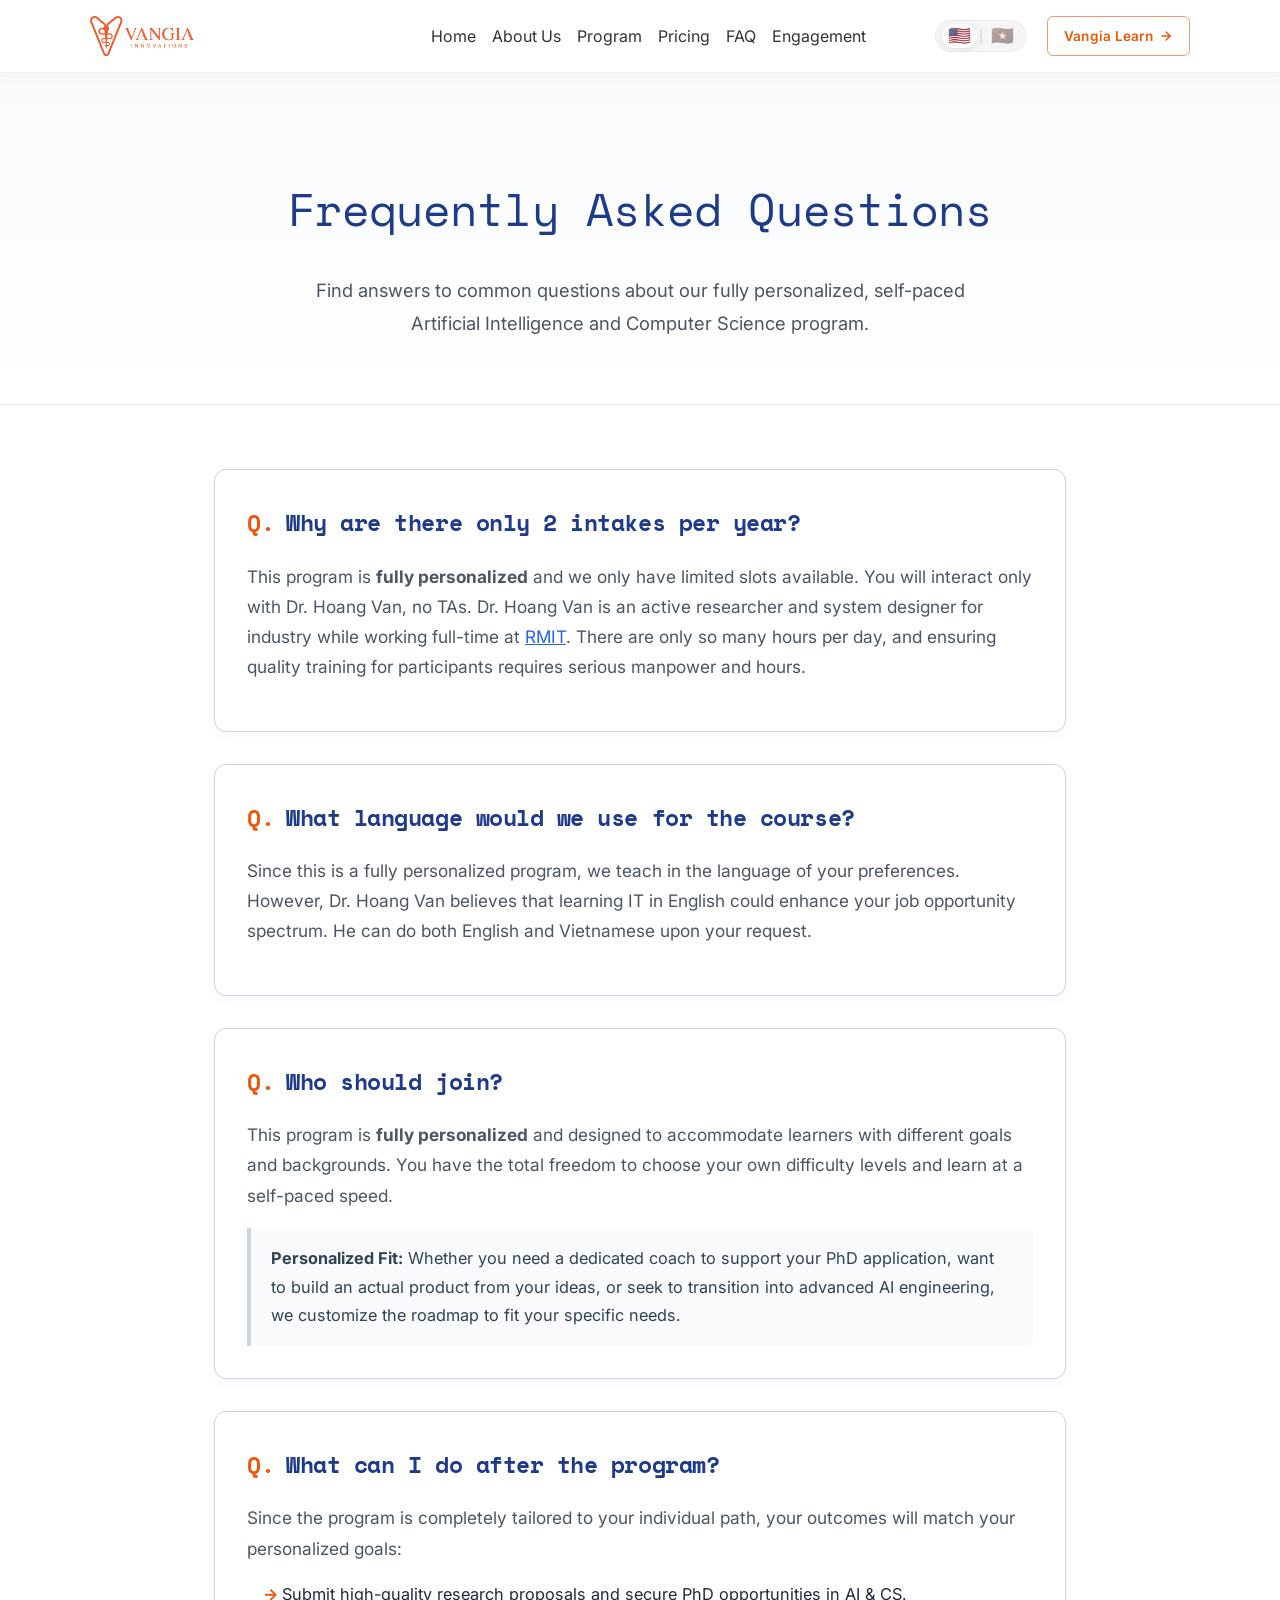
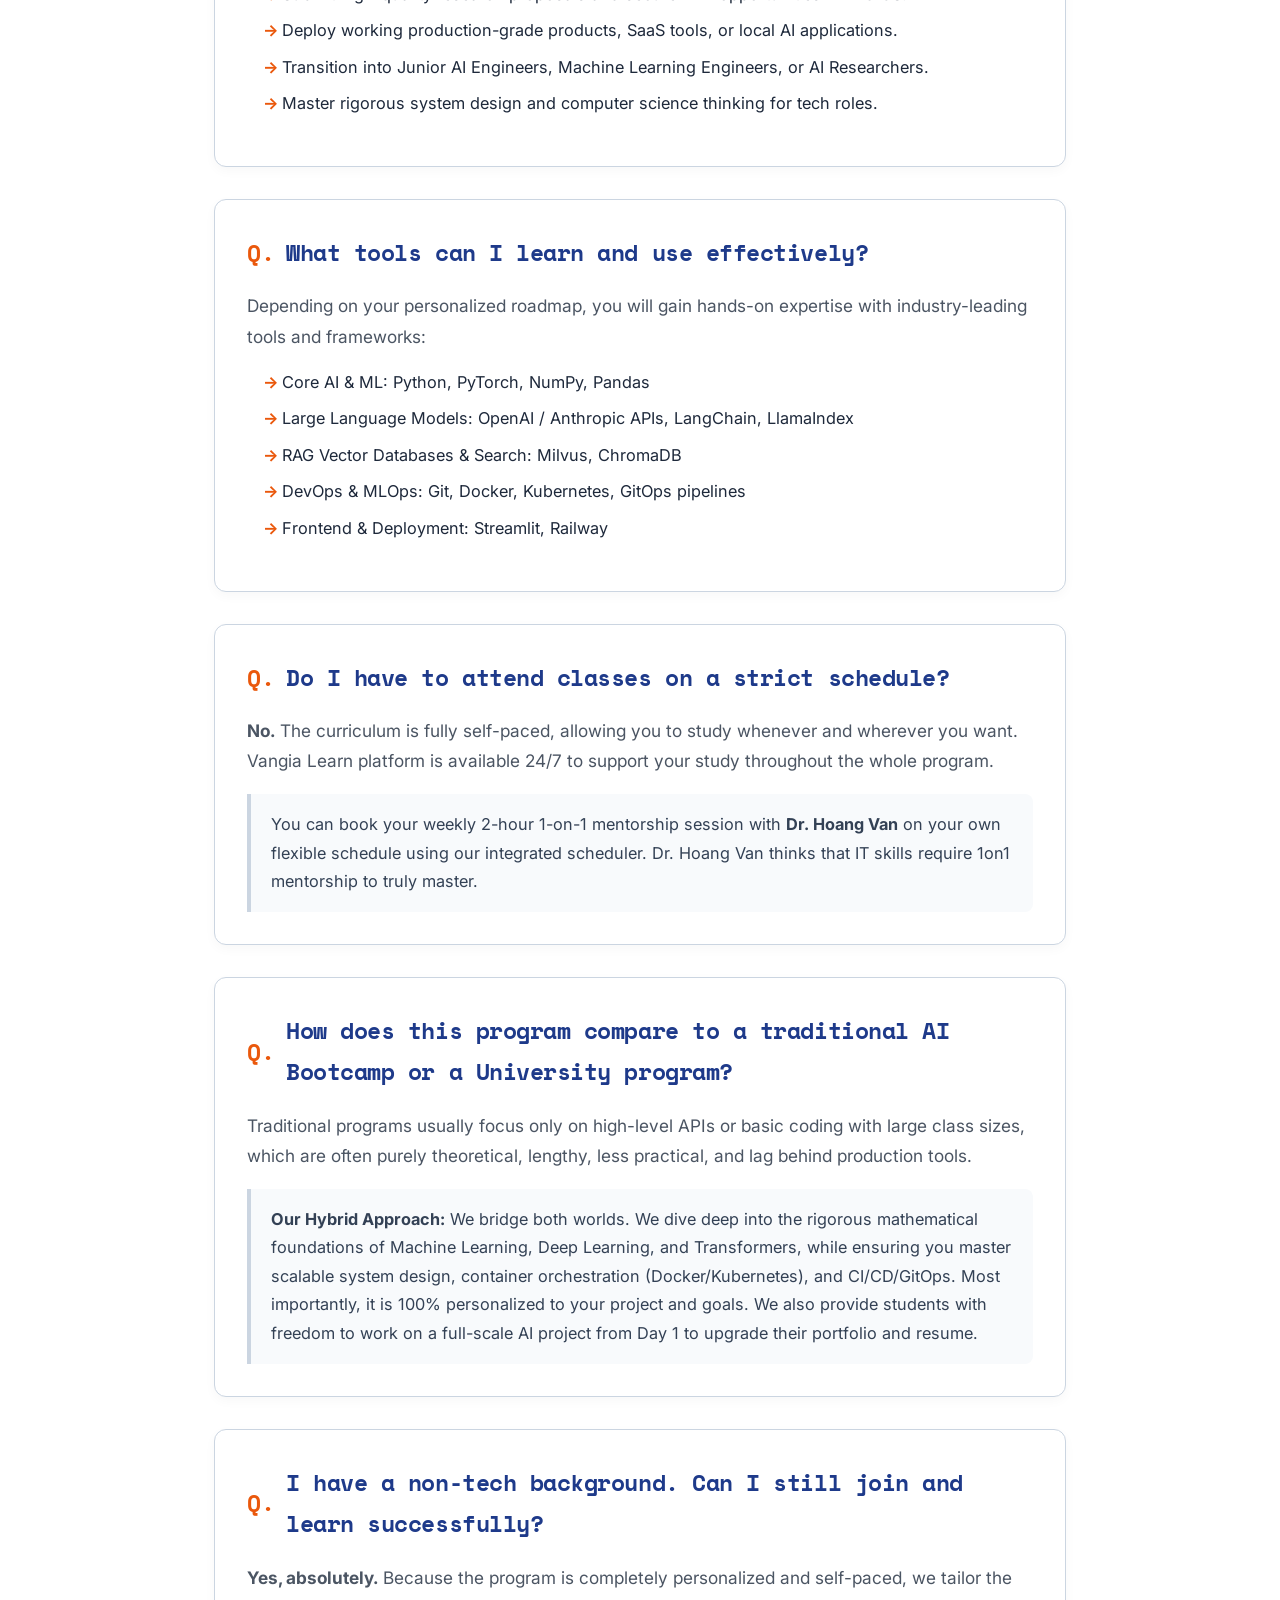
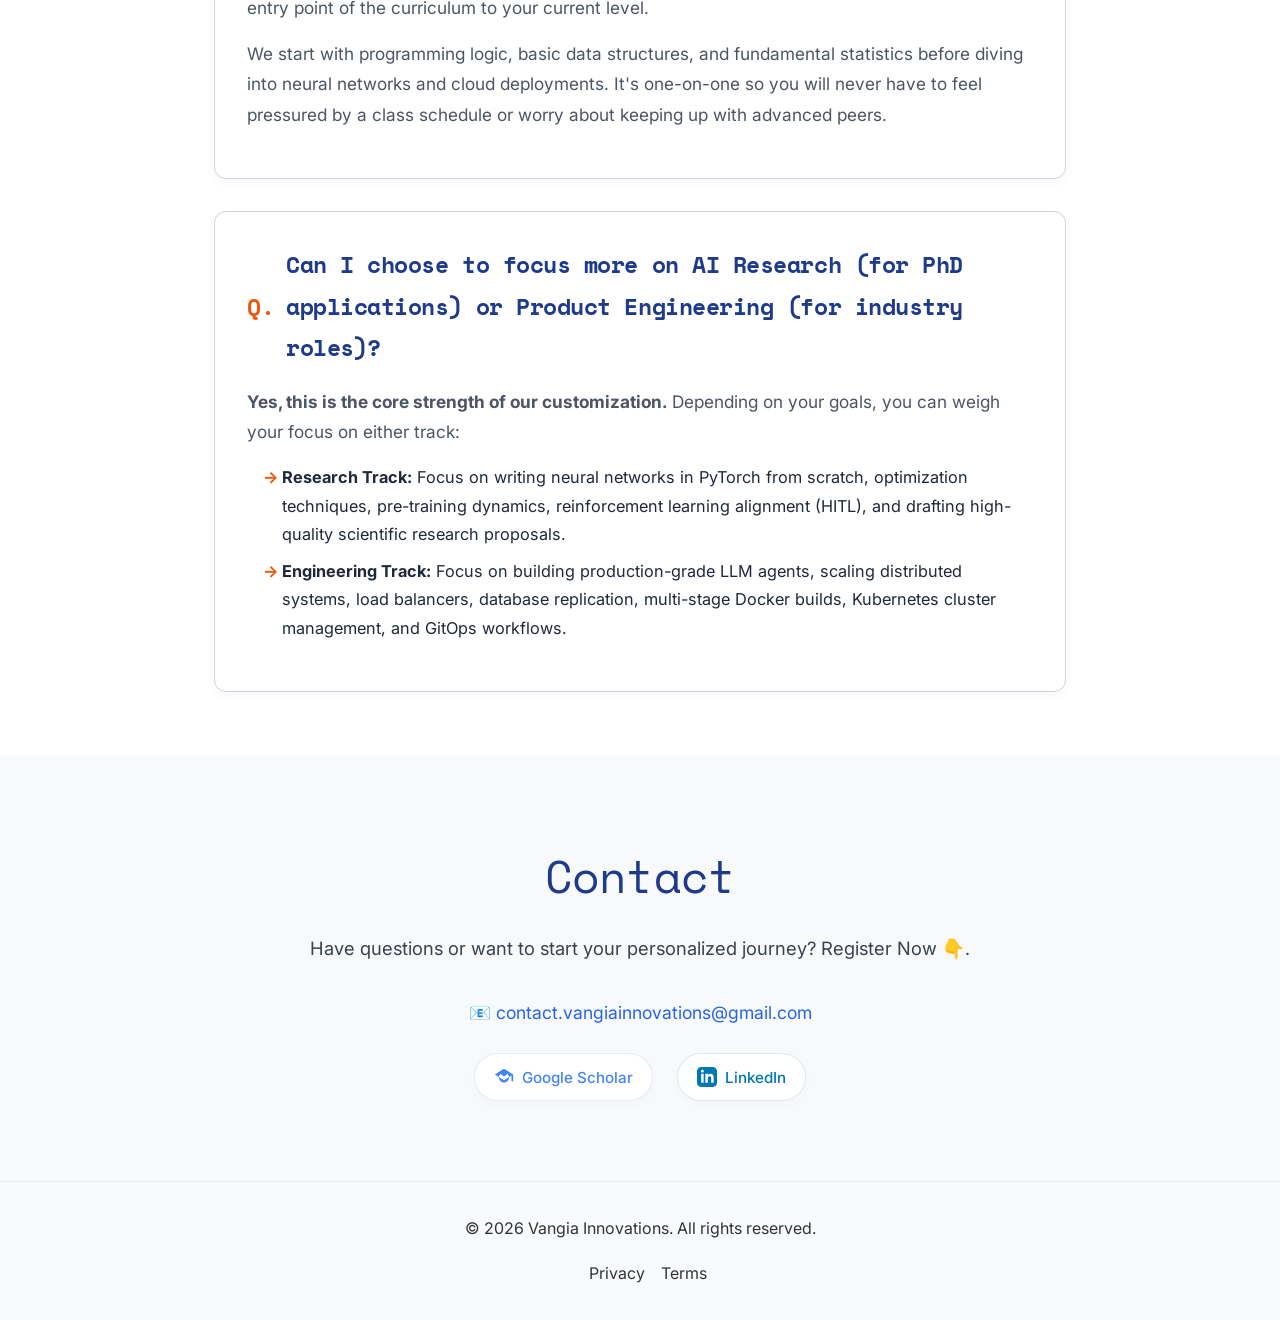
<file: faq.html>
<!DOCTYPE html>
<html lang="en">

<head>
    <meta charset="UTF-8">
    <meta name="viewport" content="width=device-width, initial-scale=1.0">
    <title>FAQ - AI & CS Mentorship with Dr. Hoang Van | Vangia.io</title>
    <meta name="description" content="Giải đáp thắc mắc (FAQ) về chương trình đào tạo Khoa học Máy tính & AI 1-kèm-1 của Vangia.io cùng TS. Hoàng Văn. Học phí, lộ trình 6 tháng, đối tượng & kỳ tuyển sinh.">
    <link rel="canonical" href="https://vangia.io/faq.html">
    <meta property="og:type" content="website">
    <meta property="og:url" content="https://vangia.io/faq.html">
    <meta property="og:title" content="FAQ - Vangia.io 1-on-1 AI & Computer Science Mentorship">
    <meta property="og:description" content="Giải đáp thắc mắc về chương trình đào tạo AI & Khoa học Máy tính 6 tháng 1-kèm-1 cùng Tiến sĩ Hoàng Văn (PhD).">
    <meta property="og:image" content="https://vangia.io/img/logo.jpeg">

    <!-- Favicon & Device Icons for Google Bot & Browsers -->
    <link rel="shortcut icon" href="/favicon.ico" type="image/x-icon">
    <link rel="icon" href="/favicon.ico" type="image/x-icon">
    <link rel="icon" type="image/png" sizes="32x32" href="/img/favicon-32x32.png">
    <link rel="icon" type="image/png" sizes="48x48" href="/img/favicon-48x48.png">
    <link rel="icon" type="image/png" sizes="192x192" href="/img/android-chrome-192x192.png">
    <link rel="icon" type="image/png" sizes="512x512" href="/img/android-chrome-512x512.png">
    <link rel="apple-touch-icon" sizes="180x180" href="/img/apple-touch-icon.png">

    <!-- Schema.org FAQPage Structured Data for Rich Snippets -->
    <script type="application/ld+json">
    {
      "@context": "https://schema.org",
      "@type": "FAQPage",
      "mainEntity": [
        {
          "@type": "Question",
          "name": "Why are there only 2 intakes per year? / Tại sao chỉ có 2 kỳ tuyển sinh mỗi năm?",
          "acceptedAnswer": {
            "@type": "Answer",
            "text": "This program is fully personalized and we only have limited slots available. You will interact only with Dr. Hoang Van, no TAs. / Chương trình này được cá nhân hóa hoàn toàn và số lượng vị trí học viên rất giới hạn. Học viên trực tiếp thảo luận và học với TS. Hoàng Văn, không có trợ giảng khác."
          }
        },
        {
          "@type": "Question",
          "name": "What language would we use for the course? / Ngôn ngữ giảng dạy của khóa học là gì?",
          "acceptedAnswer": {
            "@type": "Answer",
            "text": "Since this is a fully personalized program, we teach in the language of your preferences. He can do both English and Vietnamese upon your request. / Vì đây là chương trình cá nhân hóa hoàn toàn, ngôn ngữ giảng dạy sẽ theo mong muốn và lựa chọn của bạn. Thầy có thể giảng dạy bằng cả tiếng Anh và tiếng Việt theo yêu cầu của bạn."
          }
        },
        {
          "@type": "Question",
          "name": "Who should join? / Ai nên tham gia chương trình?",
          "acceptedAnswer": {
            "@type": "Answer",
            "text": "This program is fully personalized and designed to accommodate learners with different goals and backgrounds. We customize the roadmap to fit your PhD application, product ideas, or transition to advanced AI engineering. / Chương trình này được thiết kế cá nhân hóa hoàn toàn và phù hợp với học viên có mục tiêu cũng như nền tảng khác nhau. Lộ trình học tập sẽ được điều chỉnh chính xác theo nhu cầu của bạn."
          }
        }
      ]
    }
    </script>

    <link rel="stylesheet" href="styles.css?v=1.0.16">
    <style>
        /* Custom styles for FAQ page */
        .faq-hero {
            padding: 6rem 1.5rem 4rem 1.5rem;
            text-align: center;
            background: linear-gradient(180deg, #f8fafc 0%, #ffffff 100%);
            border-bottom: 1px solid #e2e8f0;
        }

        .faq-title {
            font-size: 2.8rem;
            color: #1e3a8a;
            font-weight: 300;
            letter-spacing: -0.02em;
            margin-bottom: 1.5rem;
            font-family: 'Space Mono', monospace;
        }

        .faq-subtitle {
            font-size: 1.15rem;
            color: #4b5563;
            max-width: 700px;
            margin: 0 auto;
            line-height: 1.8;
            font-family: 'Inter', sans-serif;
        }

        .faq-container {
            max-width: 900px;
            margin: 0 auto;
            padding: 4rem 1.5rem;
        }

        .faq-list {
            display: flex;
            flex-direction: column;
            gap: 2rem;
        }

        .faq-item {
            background: #ffffff;
            border: 1px solid #cbd5e1;
            border-radius: 12px;
            box-shadow: 0 4px 12px rgba(0, 0, 0, 0.03);
            padding: 2rem;
            transition: transform 0.25s ease, box-shadow 0.25s ease, border-color 0.25s ease;
            position: relative;
            overflow: hidden;
        }

        .faq-item::before {
            content: "";
            position: absolute;
            top: 0;
            left: 0;
            right: 0;
            height: 4px;
            background: linear-gradient(90deg, #2563eb, #ea580c);
            opacity: 0;
            transition: opacity 0.25s ease;
        }

        .faq-item:hover {
            transform: translateY(-2px);
            box-shadow: 0 10px 25px rgba(0, 0, 0, 0.06);
            border-color: #94a3b8;
        }

        .faq-item:hover::before {
            opacity: 0.8;
        }

        .faq-question {
            font-size: 1.45rem;
            color: #1e3a8a;
            margin-bottom: 1.1rem;
            font-weight: 600;
            font-family: 'Space Mono', monospace;
            display: flex;
            align-items: center;
            gap: 0.75rem;
        }

        .faq-question::before {
            content: "Q.";
            color: #ea580c;
            font-weight: 700;
        }

        .faq-answer {
            font-size: 1.08rem;
            color: #4b5563;
            line-height: 1.75;
            font-family: 'Inter', sans-serif;
        }

        .faq-answer p {
            margin-bottom: 1rem;
        }

        .faq-answer p:last-child {
            margin-bottom: 0;
        }

        .faq-answer ul {
            list-style-type: none;
            padding-left: 0;
            margin: 1rem 0;
            display: flex;
            flex-wrap: wrap;
            gap: 0.5rem 1.5rem;
        }

        .faq-answer li {
            position: relative;
            padding-left: 1.2rem;
            font-size: 1.02rem;
            color: #1e293b;
        }

        .faq-answer li::before {
            content: "→";
            position: absolute;
            left: 0;
            color: #ea580c;
            font-weight: bold;
        }

        .highlight-box {
            background-color: #f8fafc;
            border-left: 4px solid #cbd5e1;
            /* Professional neutral gray */
            padding: 1rem 1.25rem;
            border-radius: 0 8px 8px 0;
            margin-top: 1.1rem;
            font-size: 1.02rem;
            color: #334155;
        }

        @media (max-width: 768px) {
            .faq-title {
                font-size: 2.2rem;
            }

            .faq-item {
                padding: 1.5rem;
            }
        }
    </style>
</head>

<body class="lang-en">
    <header>
        <nav>
            <a class="logo" href="index.html">
                <img src="img/logo.jpeg" alt="Vangia.io" style="height: 40px; width: auto;">
            </a>
            <ul>
                <li><a href="index.html#home"><span class="en-text">Home</span><span class="vi-text">Trang
                            Chủ</span></a></li>
                <li class="dropdown">
                    <a href="javascript:void(0)" class="dropdown"><span class="en-text">About Us</span><span class="vi-text">Về Chúng Tôi</span></a>
                    <ul class="submenu">
                        <li><a href="index.html#drhoangvan"><span class="en-text">Dr. Hoang Van</span><span class="vi-text">TS. Hoàng Văn</span></a></li>
                    </ul>
                </li>
                <li><a href="index.html#features"><span class="en-text">Program</span><span class="vi-text">Chương
                            Trình</span></a></li>
                <li><a href="index.html#pricing"><span class="en-text">Pricing</span><span class="vi-text">Học
                            Phí</span></a></li>
                <li><a href="faq.html" class="active"><span class="en-text">FAQ</span><span
                            class="vi-text">FAQ</span></a></li>
                <li><a href="engagement.html"><span class="en-text">Engagement</span><span class="vi-text">Kết Nối</span></a></li>
            </ul>
            <div class="nav-right-group">
                <div class="lang-switcher">
                    <button class="lang-btn btn-en active" onclick="setLanguage('en')">🇺🇸</button>
                    <span class="lang-divider">|</span>
                    <button class="lang-btn btn-vi" onclick="setLanguage('vi')">🇻🇳</button>
                </div>
                <a href="https://learn.vangia.dev/login" target="_blank" rel="noopener noreferrer"
                    class="vangia-learn-btn">
                    Vangia Learn
                    <svg width="14" height="14" viewBox="0 0 24 24" fill="none" stroke="currentColor" stroke-width="2.5"
                        stroke-linecap="round" stroke-linejoin="round" style="margin-left: 6px;">
                        <line x1="5" y1="12" x2="19" y2="12"></line>
                        <polyline points="12 5 19 12 12 19"></polyline>
                    </svg>
                </a>
            </div>
        </nav>
    </header>

    <main>
        <section class="faq-hero">
            <h1 class="faq-title">
                <span class="en-text">Frequently Asked Questions</span>
                <span class="vi-text">Câu Hỏi Thường Gặp</span>
            </h1>
            <p class="faq-subtitle">
                <span class="en-text">Find answers to common questions about our fully personalized, self-paced
                    Artificial Intelligence and Computer Science program.</span>
                <span class="vi-text">Giải đáp các thắc mắc phổ biến về chương trình đào tạo Khoa học Máy tính & Trí tuệ
                    Nhân tạo cá nhân hóa và tự chọn tốc độ học.</span>
            </p>
        </section>

        <section class="faq-container">
            <div class="faq-list">
                <!-- Question 1 -->
                <div class="faq-item">
                    <h3 class="faq-question">
                        <span class="en-text">Why are there only 2 intakes per year?</span>
                        <span class="vi-text">Tại sao chỉ có 2 kỳ tuyển sinh mỗi năm?</span>
                    </h3>
                    <div class="faq-answer">
                        <p class="en-text">
                            This program is <strong>fully personalized</strong> and we only have limited slots
                            available. You will interact only with Dr. Hoang Van, no TAs. Dr. Hoang Van is an active
                            researcher and system designer for industry while working full-time at <a href="https://www.rmit.edu.vn/profiles/v/hoang-van3" target="_blank" rel="noopener noreferrer" style="color: #2563eb; text-decoration: underline;">RMIT</a>. There are only
                            so many hours per day, and ensuring quality training for participants requires serious
                            manpower and hours.
                        </p>
                        <p class="vi-text">
                            Chương trình này được <strong>cá nhân hóa hoàn toàn</strong> và số lượng vị trí học viên rất
                            giới hạn. Học viên trực tiếp thảo luận và học với TS. Hoàng Văn, không có trợ giảng khác.
                            TS. Hoàng Văn đồng thời là một nhà nghiên cứu và thiết kế hệ thống thực tế cho doanh nghiệp
                            bên cạnh công việc toàn thời gian tại <a href="https://www.rmit.edu.vn/profiles/v/hoang-van3" target="_blank" rel="noopener noreferrer" style="color: #2563eb; text-decoration: underline;">RMIT</a>. Với quỹ thời gian có hạn, việc giới hạn số lượng
                            học viên là cần thiết để đảm bảo chất lượng đào tạo và hỗ trợ tốt nhất.
                        </p>
                    </div>
                </div>

                <!-- Question 2 -->
                <div class="faq-item">
                    <h3 class="faq-question">
                        <span class="en-text">What language would we use for the course?</span>
                        <span class="vi-text">Ngôn ngữ giảng dạy của khóa học là gì?</span>
                    </h3>
                    <div class="faq-answer">
                        <p class="en-text">
                            Since this is a fully personalized program, we teach in the language of your preferences. However, Dr. Hoang Van believes that learning IT in English could enhance your job opportunity spectrum. He can do both English and Vietnamese upon your request.
                        </p>
                        <p class="vi-text">
                            Vì đây là chương trình cá nhân hóa hoàn toàn, ngôn ngữ giảng dạy sẽ theo mong muốn và lựa chọn của bạn. Tuy nhiên, TS. Hoàng Văn tin rằng học CNTT bằng tiếng Anh có thể nâng cao cơ hội nghề nghiệp của bạn. Thầy có thể giảng dạy bằng cả tiếng Anh và tiếng Việt theo yêu cầu của bạn.
                        </p>
                    </div>
                </div>

                <!-- Question 3 -->
                <div class="faq-item">
                    <h3 class="faq-question">
                        <span class="en-text">Who should join?</span>
                        <span class="vi-text">Ai nên tham gia chương trình?</span>
                    </h3>
                    <div class="faq-answer">
                        <p class="en-text">
                            This program is <strong>fully personalized</strong> and designed to accommodate learners
                            with different goals and backgrounds. You have the total freedom to choose your own
                            difficulty levels and learn at a self-paced speed.
                        </p>
                        <p class="vi-text">
                            Chương trình này được <strong>thiết kế cá nhân hóa hoàn toàn</strong> và phù hợp với học
                            viên có mục tiêu cũng như nền tảng khác nhau. Bạn có toàn quyền tự do lựa chọn mức độ thử
                            thách và tốc độ học tập của riêng mình.
                        </p>

                        <div class="highlight-box">
                            <span class="en-text">
                                <strong>Personalized Fit:</strong> Whether you need a dedicated coach to support your
                                PhD application, want to build an actual product from your ideas, or seek to transition
                                into advanced AI engineering, we customize the roadmap to fit your specific needs.
                            </span>
                            <span class="vi-text">
                                <strong>Khả năng tương thích:</strong> Cho dù bạn đang tìm kiếm một người hướng dẫn đồng
                                hành hỗ trợ ứng tuyển học Tiến sĩ (PhD), muốn xây dựng sản phẩm thực tế từ ý tưởng của
                                mình, hay chuyển hướng sang kỹ nghệ AI chuyên sâu, lộ trình học tập sẽ được điều chỉnh
                                chính xác theo nhu cầu của bạn.
                            </span>
                        </div>
                    </div>
                </div>

                <!-- Question 4 -->
                <div class="faq-item">
                    <h3 class="faq-question">
                        <span class="en-text">What can I do after the program?</span>
                        <span class="vi-text">Tôi có thể làm gì sau khi hoàn thành chương trình?</span>
                    </h3>
                    <div class="faq-answer">
                        <p class="en-text">
                            Since the program is completely tailored to your individual path, your outcomes will match
                            your personalized goals:
                        </p>
                        <p class="vi-text">
                            Vì chương trình được thiết kế may đo hoàn toàn cho từng cá nhân, kết quả đầu ra sẽ tương
                            thích chính xác với mục tiêu ban đầu của bạn:
                        </p>
                        <ul>
                            <li>
                                <span class="en-text">Submit high-quality research proposals and secure PhD
                                    opportunities in AI & CS.</span>
                                <span class="vi-text">Nộp đề cương nghiên cứu chất lượng cao và ứng tuyển thành công học
                                    bổng PhD ngành AI & CS.</span>
                            </li>
                            <li>
                                <span class="en-text">Deploy working production-grade products, SaaS tools, or local AI
                                    applications.</span>
                                <span class="vi-text">Triển khai các sản phẩm hoàn chỉnh, công cụ SaaS hoặc ứng dụng AI
                                    thực tế.</span>
                            </li>
                            <li>
                                <span class="en-text">Transition into Junior AI Engineers, Machine Learning Engineers,
                                    or AI Researchers.</span>
                                <span class="vi-text">Chuyển mình thành Kỹ sư AI, Kỹ sư Machine Learning hoặc nghiên cứu
                                    AI.</span>
                            </li>
                            <li>
                                <span class="en-text">Master rigorous system design and computer science thinking for
                                    tech roles.</span>
                                <span class="vi-text">Làm chủ tư duy hệ thống và khoa học máy tính phục vụ các vị trí/
                                    nghề nghiệp kỹ thuật.</span>
                            </li>
                        </ul>
                    </div>
                </div>

                <!-- Question 5 -->
                <div class="faq-item">
                    <h3 class="faq-question">
                        <span class="en-text">What tools can I learn and use effectively?</span>
                        <span class="vi-text">Tôi sẽ được học và sử dụng thành thạo những công cụ gì?</span>
                    </h3>
                    <div class="faq-answer">
                        <p class="en-text">
                            Depending on your personalized roadmap, you will gain hands-on expertise with
                            industry-leading tools and frameworks:
                        </p>
                        <p class="vi-text">
                            Tùy thuộc vào lộ trình cá nhân của bạn, bạn sẽ được thực hành và làm chủ các công cụ và thư
                            viện hàng đầu hiện nay:
                        </p>
                        <ul>
                            <li><span class="en-text">Core AI & ML: Python, PyTorch, NumPy, Pandas</span><span
                                    class="vi-text">AI & ML Cốt Lõi: Python, PyTorch, NumPy, Pandas</span></li>
                            <li><span class="en-text">Large Language Models: OpenAI / Anthropic APIs, LangChain,
                                    LlamaIndex</span><span class="vi-text">Mô Hình Ngôn Ngữ Lớn: OpenAI / Anthropic
                                    APIs, LangChain, LlamaIndex</span></li>
                            <li><span class="en-text">RAG Vector Databases & Search: Milvus, ChromaDB</span><span
                                    class="vi-text">Cơ sở dữ liệu Vector: Milvus, ChromaDB</span></li>
                            <li><span class="en-text">DevOps & MLOps: Git, Docker, Kubernetes, GitOps
                                    pipelines</span><span class="vi-text">DevOps & MLOps: Git, Docker, Kubernetes,
                                    GitOps pipelines</span></li>
                            <li><span class="en-text">Frontend & Deployment: Streamlit, Railway</span><span
                                    class="vi-text">Giao diện & Triển khai: Streamlit, Railway</span></li>
                        </ul>
                    </div>
                </div>

                <!-- Question 6 -->
                <div class="faq-item">
                    <h3 class="faq-question">
                        <span class="en-text">Do I have to attend classes on a strict schedule?</span>
                        <span class="vi-text">Tôi có phải tham gia lớp học theo lịch cố định không?</span>
                    </h3>
                    <div class="faq-answer">
                        <p class="en-text">
                            <strong>No.</strong> The curriculum is fully self-paced, allowing you to study whenever and
                            wherever you want. Vangia Learn platform is available 24/7 to support your study throughout
                            the whole program.
                        </p>
                        <p class="vi-text">
                            <strong>Không.</strong> Chương trình học hoàn toàn tự chọn tốc độ, cho phép bạn tự nghiên
                            cứu bất kỳ lúc nào và ở đâu. Nền tảng Vangia Learn luôn sẵn sàng 24/7 để hỗ trợ việc học của
                            bạn trong suốt chương trình học.
                        </p>
                        <div class="highlight-box">
                            <span class="en-text">
                                You can book your weekly 2-hour 1-on-1 mentorship session with <strong>Dr. Hoang
                                    Van</strong> on your own flexible schedule using our integrated scheduler. Dr. Hoang
                                Van thinks that IT skills require 1on1 mentorship to truly master.
                            </span>
                            <span class="vi-text">
                                Bạn có thể linh hoạt đặt lịch hẹn cho các buổi hướng dẫn 1-kèm-1 (2 giờ/tuần) trực tiếp
                                với <strong>Tiến sĩ Hoàng Văn</strong> vào khung giờ phù hợp nhất thông qua hệ thống đặt
                                lịch tự động. Tiến sĩ Hoàng Văn tin rằng kỹ năng IT đòi hỏi sự hướng dẫn tỉ mỉ và 1 kèm
                                1 để thực sự tạo được sự thành công.
                            </span>
                        </div>
                    </div>
                </div>

                <!-- Question 7 -->
                <div class="faq-item">
                    <h3 class="faq-question">
                        <span class="en-text">How does this program compare to a traditional AI Bootcamp or a University
                            program?</span>
                        <span class="vi-text">Chương trình này khác gì so với các khóa học AI ngắn hạn (Bootcamp) hoặc
                            chương trình đại học?</span>
                    </h3>
                    <div class="faq-answer">
                        <p class="en-text">
                            Traditional programs usually focus only on high-level APIs or basic coding with large class
                            sizes, which are often purely theoretical, lengthy, less practical, and lag behind
                            production tools.
                        </p>
                        <p class="vi-text">
                            Các chương trình truyền thống thường chỉ tập trung vào gọi API (thiết kế wrappers) hoặc lập
                            trình ở mức căn bản, đa phần thiên về lý thuyết, tốn nhiều thời gian, kém thực tế và thường
                            đi sau các công nghệ tối ưu.
                        </p>
                        <div class="highlight-box">
                            <span class="en-text">
                                <strong>Our Hybrid Approach:</strong> We bridge both worlds. We dive deep into the
                                rigorous mathematical foundations of Machine Learning, Deep Learning, and Transformers,
                                while ensuring you master scalable system design, container orchestration
                                (Docker/Kubernetes), and CI/CD/GitOps. Most importantly, it is 100% personalized to your
                                project and goals. We also provide students with freedom to work on a full-scale AI
                                project from Day 1 to upgrade their portfolio and resume.
                            </span>
                            <span class="vi-text">
                                <strong>Mô hình kết hợp độc đáo:</strong> Chúng tôi kết nối cả hai thế giới. Bạn sẽ được
                                đi sâu vào nền tảng toán học của Học máy, Deep Learning, Transformers, đồng thời thực
                                chiến thiết kế hệ thống chịu tải lớn, điều phối container (Docker/Kubernetes) và tự động
                                hóa CI/CD/GitOps. Quan trọng nhất, toàn bộ chương trình được cá nhân hóa 100% theo mục
                                tiêu cá nhân của của học viên. Học viên được tận tình hướng dẫn xây dựng và lập trình
                                các dự án thực tế từ những ngày đầu tiên để xây dựng portfolio và CV.
                            </span>
                        </div>
                    </div>
                </div>

                <!-- Question 8 -->
                <div class="faq-item">
                    <h3 class="faq-question">
                        <span class="en-text">I have a non-tech background. Can I still join and learn
                            successfully?</span>
                        <span class="vi-text">Tôi không có nền tảng công nghệ thì có thể tham gia và học tốt
                            không?</span>
                    </h3>
                    <div class="faq-answer">
                        <p class="en-text">
                            <strong>Yes, absolutely.</strong> Because the program is completely personalized and
                            self-paced, we tailor the entry point of the curriculum to your current level.
                        </p>
                        <p class="vi-text">
                            <strong>Hoàn toàn được.</strong> Vì chương trình được thiết kế cá nhân hóa và học viên làm
                            chủ kết quả và tự chọn tốc độ học, chúng tôi sẽ thiết kế và tối ưu hóa lộ trình học tập để
                            phù hợp nhất với trình độ hiện tại của bạn.
                        </p>
                        <p class="en-text">
                            We start with programming logic, basic data structures, and fundamental statistics before
                            diving into neural networks and cloud deployments. It's one-on-one so you will never have to
                            feel pressured by a class schedule or worry about keeping up with advanced peers.
                        </p>
                        <p class="vi-text">
                            Học viên sẽ bắt đầu từ tư duy lập trình, cấu trúc dữ liệu cơ bản và thống kê ứng dụng trước
                            khi đi sâu vào mạng nơ-ron hay triển khai cloud. Học 1-1 với giảng viên đầy kinh nghiệm, học
                            viên hoàn toàn không bị áp lực bởi bài giảng chung hay phải chạy theo tốc độ của các học
                            viên khác.
                        </p>
                    </div>
                </div>

                <!-- Question 9 -->
                <div class="faq-item">
                    <h3 class="faq-question">
                        <span class="en-text">Can I choose to focus more on AI Research (for PhD applications) or
                            Product Engineering (for industry roles)?</span>
                        <span class="vi-text">Tôi có thể chọn tập trung vào Nghiên cứu AI (để làm PhD) hay Kỹ nghệ Sản
                            phẩm (để đi làm doanh nghiệp/khởi nghiệp) không?</span>
                    </h3>
                    <div class="faq-answer">
                        <p class="en-text">
                            <strong>Yes, this is the core strength of our customization.</strong> Depending on your
                            goals, you can weigh your focus on either track:
                        </p>
                        <p class="vi-text">
                            <strong>Có, đây chính là thế mạnh cốt lõi của mô hình cá nhân hóa.</strong> Tùy thuộc vào
                            định hướng của mình, bạn có thể phân bổ trọng tâm học tập theo hai hướng chính:
                        </p>
                        <ul>
                            <li>
                                <span class="en-text"><strong>Research Track:</strong> Focus on writing neural networks
                                    in PyTorch from scratch, optimization techniques, pre-training dynamics,
                                    reinforcement learning alignment (HITL), and drafting high-quality scientific
                                    research proposals.</span>
                                <span class="vi-text"><strong>Nhánh Nghiên cứu (Research):</strong> Tập trung viết mạng
                                    nơ-ron bằng PyTorch từ đầu, các kỹ thuật tối ưu hóa, cơ chế pre-training, căn chỉnh
                                    mô hình qua Reinforcement Learning (HITL) và chuẩn bị đề cương nghiên cứu khoa học
                                    chuẩn quốc tế.</span>
                            </li>
                            <li>
                                <span class="en-text"><strong>Engineering Track:</strong> Focus on building
                                    production-grade LLM agents, scaling distributed systems, load balancers, database
                                    replication, multi-stage Docker builds, Kubernetes cluster management, and GitOps
                                    workflows.</span>
                                <span class="vi-text"><strong>Nhánh Kỹ Sư (Engineering):</strong> Tập trung xây dựng LLM
                                    Agent thực tế, thiết kế hệ thống phân tán, cân bằng tải, đồng bộ cơ sở dữ liệu, tối
                                    ưu Docker container, vận hành cụm Kubernetes và tự động hóa GitOps.</span>
                            </li>
                        </ul>
                    </div>
                </div>

            </div>
        </section>
    </main>

    <section id="contact" class="contact-section">
        <div class="contact-container">
            <h2 class="contact-title">
                <span class="en-text">Contact</span>
                <span class="vi-text">Liên Hệ</span>
            </h2>
            <p class="contact-description en-text">
                Have questions or want to start your personalized journey? Register Now 👇.
            </p>
            <p class="contact-description vi-text">
                Bạn có thắc mắc hoặc muốn bắt đầu hành trình học tập được thiết kế riêng của mình? Đăng ký ngay hôm nay
                👇.
            </p>
            <div class="contact-methods">
                <p class="contact-email">
                    <a id="contact-email-link" href="mailto:contact.vangiainnovations@gmail.com">📧
                        contact.vangiainnovations@gmail.com</a>
                </p>
            </div>

            <div class="contact-social">
                <a href="https://scholar.google.com/citations?user=-ipwYRsAAAAJ&hl=en" target="_blank"
                    rel="noopener noreferrer" class="social-btn scholar-btn" title="Google Scholar">
                    <svg class="social-icon" viewBox="0 0 24 24" fill="currentColor">
                        <path
                            d="M12 2L1 9l11 7l9-5.73V17h2V9L12 2z M12 18.5c-3.3 0-6-2.7-6-6c0-1.7.7-3.2 1.8-4.2L12 11.5l4.2-3.2c1.1 1 1.8 2.5 1.8 4.2c0 3.3-2.7 6-6 6z" />
                    </svg>
                    <span>Google Scholar</span>
                </a>
                <a href="https://www.linkedin.com/in/hoangnhvan" target="_blank" rel="noopener noreferrer"
                    class="social-btn linkedin-btn" title="LinkedIn">
                    <svg class="social-icon" viewBox="0 0 24 24" fill="currentColor">
                        <path
                            d="M19 0h-14c-2.761 0-5 2.239-5 5v14c0 2.761 2.239 5 5 5h14c2.762 0 5-2.239 5-5v-14c0-2.761-2.238-5-5-5zm-11 19h-3v-11h3v11zm-1.5-12.268c-.966 0-1.75-.779-1.75-1.75s.784-1.75 1.75-1.75 1.75.779 1.75 1.75-.784 1.75-1.75 1.75zm13.5 12.268h-3v-5.604c0-3.368-4-3.113-4 0v5.604h-3v-11h3v1.765c1.396-2.586 7-2.777 7 2.476v6.759z" />
                    </svg>
                    <span>LinkedIn</span>
                </a>
            </div>
        </div>
    </section>

    <footer>
        <p>
            <span class="en-text">&copy; 2026 Vangia Innovations. All rights reserved.</span>
            <span class="vi-text">&copy; 2026 Vangia Innovations. Bảo lưu mọi quyền.</span>
        </p>
        <ul>
            <li><a href="#privacy"><span class="en-text">Privacy</span><span class="vi-text">Bảo Mật</span></a></li>
            <li><a href="#terms"><span class="en-text">Terms</span><span class="vi-text">Điều Khoản</span></a></li>
        </ul>
    </footer>

    <script src="script.js?v=1.0.15"></script>
</body>

</html>
</file>
<file: styles.css>
@import url('https://fonts.googleapis.com/css2?family=Inter:wght@300;400;500;600;700&family=Roboto+Mono:ital,wght@0,400;0,700;1,400;1,700&family=Space+Mono:ital,wght@0,400;0,700;1,400;1,700&display=swap');

/* Basic reset */
* {
    margin: 0;
    padding: 0;
    box-sizing: border-box;
}

body {
    font-family: 'Inter', -apple-system, BlinkMacSystemFont, 'Segoe UI', 'Roboto', 'Oxygen', 'Ubuntu', 'Cantarell', sans-serif;
    line-height: 1.8;
    color: #333;
    margin: 0;
    padding: 0;
    background-color: #ffffff;
}

/* Section headings use Space Mono */
h1, h2, h3, h4, h5, h6 {
    font-family: 'Space Mono', 'Courier New', monospace;
    font-weight: 400;
    letter-spacing: -0.02em;
}

header {
    background: rgba(255, 255, 255, 0.85);
    backdrop-filter: blur(12px);
    -webkit-backdrop-filter: blur(12px);
    position: sticky;
    top: 0;
    left: 0;
    right: 0;
    padding: 1rem 2rem;
    box-shadow: 0 4px 20px rgba(0, 0, 0, 0.03);
    z-index: 1000;
    border-bottom: 1px solid rgba(0, 0, 0, 0.05);
    transition: all 0.3s ease;
}

nav {
    display: flex;
    justify-content: space-between;
    align-items: center;
    max-width: 1100px;
    margin: 0 auto;
    width: 100%;
}

.logo {
    font-size: 1.5rem;
    font-weight: bold;
    flex: 1;
    display: flex;
    justify-content: flex-start;
}

.logo img {
    background: transparent;
    border: none;
    box-shadow: none;
    mix-blend-mode: multiply;
}

ul {
    list-style: none;
    display: flex;
}

li {
    margin-left: 1rem;
    position: relative;
}

.submenu {
    display: none;
    position: absolute;
    top: 100%;
    left: 0;
    right: auto;
    background: linear-gradient(145deg, #ffffff 0%, #f8f9fa 100%);
    min-width: 180px;
    max-width: 220px;
    width: max-content;
    border-radius: 12px;
    box-shadow:
        0 8px 32px rgba(0, 0, 0, 0.12),
        0 4px 16px rgba(0, 0, 0, 0.08),
        0 0 0 1px rgba(255, 255, 255, 0.8);
    backdrop-filter: blur(10px);
    border: 1px solid rgba(255, 255, 255, 0.2);
    z-index: 1000;
    /* Ensure dropdown doesn't overflow viewport */
    max-height: 80vh;
    overflow-y: auto;
    white-space: normal;
    /* Smooth entrance animation */
    opacity: 0;
    transform: translateY(-8px);
    transition: all 0.3s cubic-bezier(0.4, 0, 0.2, 1);
}

/* Responsive dropdown positioning */
@media (max-width: 768px) {
    .submenu {
        left: auto;
        right: 0;
        min-width: 140px;
        max-width: 180px;
    }
}

/* Ensure dropdown stays within viewport on small screens */
@media (max-width: 480px) {
    .submenu {
        position: fixed;
        left: 10px !important;
        right: 10px !important;
        top: auto !important;
        bottom: 10px !important;
        max-height: 60vh;
        width: auto;
        min-width: 0;
    }
}

.dropdown:hover .submenu {
    display: block;
    opacity: 1;
    transform: translateY(0);
}

/* Modern submenu item styling */
.submenu li {
    margin: 0;
    border-bottom: 1px solid rgba(0, 0, 0, 0.06);
}

.submenu li:last-child {
    border-bottom: none;
}

.submenu li a {
    padding: 14px 18px;
    display: block;
    color: #374151;
    font-weight: 500;
    font-size: 14px;
    text-decoration: none;
    transition: all 0.2s ease;
    position: relative;
    overflow: hidden;
}

/* Modern hover effects */
.submenu li a::before {
    content: '';
    position: absolute;
    top: 0;
    left: -100%;
    width: 100%;
    height: 100%;
    background: linear-gradient(90deg, transparent, rgba(59, 130, 246, 0.1), transparent);
    transition: left 0.4s ease;
}

.submenu li a:hover::before {
    left: 100%;
}

.submenu li a:hover {
    color: #2563eb;
    background: linear-gradient(135deg, rgba(59, 130, 246, 0.05) 0%, rgba(147, 197, 253, 0.05) 100%);
    transform: translateX(4px);
}

.submenu li:hover {
    background-color: #e9ecef;
}

.submenu li a:hover {
    color: #007bff;
}

.submenu li {
    margin: 0;
}

.submenu li a {
    padding: 12px 16px;
    display: block;
}

a {
    text-decoration: none;
    color: #333;
}

.hero {
    text-align: center;
    padding: 8rem 2rem 6rem;
    background-color: #ffffff;
    position: relative;
    overflow: hidden;
}

.hero::before {
    content: '';
    position: absolute;
    top: 0;
    left: 0;
    right: 0;
    bottom: 0;
    background: url('data:image/svg+xml,<svg xmlns="http://www.w3.org/2000/svg" viewBox="0 0 100 100"><defs><pattern id="grain" width="100" height="100" patternUnits="userSpaceOnUse"><circle cx="25" cy="25" r="1" fill="%23ffffff" opacity="0.03"/><circle cx="75" cy="75" r="1" fill="%23ffffff" opacity="0.03"/><circle cx="50" cy="10" r="0.5" fill="%23ffffff" opacity="0.02"/><circle cx="10" cy="50" r="0.5" fill="%23ffffff" opacity="0.02"/><circle cx="90" cy="30" r="0.5" fill="%23ffffff" opacity="0.02"/></pattern></defs><rect width="100" height="100" fill="url(%23grain)"/></svg>');
    pointer-events: none;
}

/* Hero styles */
.hero-container {
    max-width: 800px;
    margin: 0 auto;
    padding: 0 1.5rem;
}

.hero-title {
    font-size: 3.4rem;
    line-height: 1.15;
    margin-bottom: 2rem;
    letter-spacing: -0.03em;
    font-weight: 700;
    text-transform: uppercase;
    background: linear-gradient(135deg, #1e3a8a 0%, #3b82f6 100%);
    -webkit-background-clip: text;
    -webkit-text-fill-color: transparent;
}

.hero-image-wrapper {
    margin: 3rem 0;
}

.hero-image {
    width: 100%;
    height: auto;
    box-shadow: 0 8px 32px rgba(0,0,0,0.1);
}

.hero-image.main-illustration {
    max-width: 600px;
    border-radius: 12px;
}

.hero-image.sub-illustration {
    max-width: 400px;
    border-radius: 8px;
}

.hero-description {
    font-size: 1.4rem;
    line-height: 1.8;
    margin-bottom: 2rem;
    color: #4b5563;
    max-width: 700px;
    margin-left: auto;
    margin-right: auto;
}

.hero-tagline {
    font-size: 1.3rem;
    line-height: 1.7;
    margin-bottom: 3rem;
    color: #6b7280;
    font-style: italic;
}

.hero-cta-button {
    padding: 1.2rem 3rem;
    font-size: 1.2rem;
    border-radius: 50px;
    background: linear-gradient(135deg, #667eea 0%, #764ba2 100%);
    border: none;
    color: white;
    text-decoration: none;
    display: inline-block;
    margin-top: 2rem;
    box-shadow: 0 8px 32px rgba(102, 126, 234, 0.3);
    transition: all 0.3s ease;
}

.hero-cta-button:hover {
    transform: translateY(-2px);
    box-shadow: 0 12px 40px rgba(102, 126, 234, 0.45);
    color: white;
}

/* Features section styles */
.features {
    padding: 6rem 2rem;
    background-color: #ffffff;
}

.features-grid {
    display: grid;
    grid-template-columns: repeat(2, 1fr);
    gap: 3rem;
    max-width: 1000px;
    margin: 0 auto;
    padding: 0 1.5rem;
}

.section-title {
    text-align: center;
    font-size: 2.8rem;
    margin-bottom: 4rem;
    color: #1e3a8a;
    font-weight: 300;
    letter-spacing: -0.02em;
}

.feature-card {
    text-align: center;
    padding: 3rem 2rem;
    background: white;
    border-radius: 16px;
    box-shadow: 0 8px 32px rgba(0,0,0,0.04);
    border: 1px solid rgba(0, 0, 0, 0.02);
    transition: transform 0.3s ease, box-shadow 0.3s ease, border-color 0.3s ease;
    position: relative;
    overflow: hidden;
}

.feature-card::before {
    content: "";
    position: absolute;
    top: 0;
    left: 0;
    right: 0;
    height: 4px;
    background: linear-gradient(90deg, #2563eb, #ea580c);
    opacity: 0;
    transition: opacity 0.3s ease;
}

.feature-card:hover {
    transform: translateY(-8px);
    box-shadow: 0 20px 40px rgba(0,0,0,0.12);
}

.feature-card:hover::before {
    opacity: 0.8;
}

.feature-image-wrapper {
    margin-bottom: 2rem;
    overflow: hidden;
    border-radius: 8px;
    display: inline-block;
}

.feature-card img {
    width: 100%;
    max-width: 200px;
    height: 150px;
    object-fit: cover;
    border-radius: 8px;
    transition: transform 0.3s ease;
}

.feature-card:hover img {
    transform: scale(1.05);
}

.feature-card-title {
    font-size: 1.8rem;
    margin-bottom: 1.5rem;
    color: #1e3a8a;
}

.feature-card-text {
    font-size: 1.1rem;
    line-height: 1.7;
    color: #6b7280;
    margin: 0;
}

/* About Company (Dr Hoang Van) */
.about-company {
    padding: 6rem 1.5rem;
    background: #ffffff;
}

.about-company-container {
    max-width: 1000px;
    margin: 0 auto;
    display: grid;
    grid-template-columns: repeat(auto-fit, minmax(280px, 1fr));
    gap: 2.5rem;
    align-items: center;
}

.about-company-image-wrapper {
    display: flex;
    justify-content: center;
}

.about-company-image {
    width: 100%;
    max-width: 360px;
    border-radius: 24px;
    object-fit: cover;
    box-shadow: 0 24px 60px rgba(15, 23, 42, 0.08);
}

.about-company-title {
    font-size: 2.8rem;
    margin-bottom: 1.5rem;
    color: #1e3a8a;
    text-align: left;
}

.about-company-text {
    font-size: 1.1rem;
    line-height: 1.8;
    color: #4b5563;
    margin-bottom: 1rem;
}

.about-company-social {
    display: flex;
    justify-content: flex-start;
    gap: 1.5rem;
    margin-top: 1.5rem;
    flex-wrap: wrap;
}

/* Pricing section styles */
.pricing {
    padding: 6rem 1.5rem;
    background: #f8f9fa;
    text-align: center;
}

.pricing-grid {
    display: grid;
    grid-template-columns: repeat(auto-fit, minmax(300px, 1fr));
    gap: 2.5rem;
    max-width: 1000px;
    margin: 0 auto;
    align-items: stretch;
}

.pricing-card {
    border-radius: 20px;
    position: relative;
    overflow: hidden;
    display: flex;
    flex-direction: column;
    padding: 4rem 2.5rem;
    transition: transform 0.3s ease, box-shadow 0.3s ease;
}

.pricing-card::before {
    content: "";
    position: absolute;
    top: 0;
    left: 0;
    right: 0;
    height: 4px;
    background: linear-gradient(90deg, #2563eb, #ea580c);
    opacity: 0;
    transition: opacity 0.3s ease;
    z-index: 2;
}

.pricing-card:hover {
    transform: translateY(-4px);
}

.pricing-card:hover::before {
    opacity: 0.8;
}

.pricing-card.core-program,
.pricing-card.job-prep {
    background: white;
    box-shadow: 0 20px 60px rgba(0,0,0,0.06);
    border: 1px solid rgba(0, 0, 0, 0.02);
    color: #333;
}

.pricing-circle-accent {
    position: absolute;
    border-radius: 50%;
}

.pricing-circle-accent.accent-1 {
    top: -50px;
    right: -50px;
    width: 150px;
    height: 150px;
    background: linear-gradient(135deg, rgba(59, 130, 246, 0.1) 0%, rgba(147, 197, 253, 0.1) 100%);
}

.pricing-circle-accent.accent-2 {
    top: -30px;
    left: -30px;
    width: 100px;
    height: 100px;
    background: rgba(255,255,255,0.1);
}

.pricing-circle-accent.accent-3 {
    bottom: -40px;
    right: -40px;
    width: 120px;
    height: 120px;
    background: rgba(255,255,255,0.05);
}

.pricing-image-wrapper {
    margin-bottom: 2rem;
    display: flex;
    justify-content: center;
}

.pricing-image-wrapper img {
    width: 100%;
    max-width: 300px;
    height: 200px;
    object-fit: cover;
    border-radius: 12px;
    box-shadow: 0 8px 32px rgba(0,0,0,0.05);
}

.pricing-card-title {
    font-size: 2.2rem;
    margin-bottom: 1.5rem;
    font-weight: 400;
}

.pricing-card.job-prep .pricing-card-title {
    font-size: 1.8rem;
}

.pricing-amount {
    font-size: 3.5rem;
    font-weight: bold;
    margin: 1.5rem 0;
    letter-spacing: -0.02em;
}

.pricing-card.job-prep .pricing-amount {
    font-size: 3rem;
}

.pricing-card-description {
    margin-bottom: 2.5rem;
    font-size: 1.1rem;
    max-width: 500px;
    margin-left: auto;
    margin-right: auto;
    opacity: 0.9;
}

.pricing-card.core-program .pricing-card-description,
.pricing-card.job-prep .pricing-card-description {
    color: #6b7280;
}

.pricing-features-list {
    text-align: left;
    display: inline-block;
    margin: 0 auto 1.5rem;
    padding: 0;
    list-style: none;
    max-width: 320px;
}

.pricing-features-list li {
    margin-bottom: 1rem;
    padding-left: 2rem;
    position: relative;
    font-size: 1.1rem;
    line-height: 1.6;
    margin-left: 0;
}

.pricing-card.core-program .pricing-features-list li,
.pricing-card.job-prep .pricing-features-list li {
    color: #374151;
}

.pricing-check-icon {
    position: absolute;
    left: 0;
    font-weight: bold;
}

.pricing-check-icon.check-green {
    color: #10b981;
}

.pricing-check-icon.check-gold {
    color: #fbbf24;
}

/* Contact Section */
.contact-section {
    padding: 5rem 1.5rem;
    background: #f8f9fa;
    text-align: center;
}

.contact-container {
    max-width: 700px;
    margin: 0 auto;
}

.contact-title {
    font-size: 2.8rem;
    margin-bottom: 1rem;
    color: #1e3a8a;
}

.contact-description {
    font-size: 1.15rem;
    line-height: 1.8;
    color: #374151;
    margin-bottom: 2rem;
}

.contact-methods {
    display: flex;
    justify-content: center;
    gap: 2rem;
    flex-wrap: wrap;
    align-items: center;
}

.contact-email {
    font-size: 1.1rem;
    word-break: break-all;
    margin: 0;
}

.contact-email a {
    color: #2563eb;
    text-decoration: none;
}

.contact-social {
    display: flex;
    justify-content: center;
    gap: 1.5rem;
    margin-top: 1.5rem;
    flex-wrap: wrap;
}

.social-btn {
    display: inline-flex;
    align-items: center;
    gap: 0.5rem;
    padding: 0.6rem 1.2rem;
    border-radius: 50px;
    text-decoration: none;
    font-weight: 500;
    font-size: 0.95rem;
    transition: all 0.2s ease;
    border: 1px solid rgba(0, 0, 0, 0.08);
    background: white;
    box-shadow: 0 4px 12px rgba(0,0,0,0.02);
}

.social-icon {
    width: 20px;
    height: 20px;
}

.linkedin-btn {
    color: #0077b5;
    border-color: rgba(0, 119, 181, 0.15);
}

.linkedin-btn:hover {
    background: rgba(0, 119, 181, 0.05);
    transform: translateY(-2px);
    box-shadow: 0 6px 15px rgba(0, 119, 181, 0.12);
}

.scholar-btn {
    color: #4285f4;
    border-color: rgba(66, 133, 244, 0.15);
}

.scholar-btn:hover {
    background: rgba(66, 133, 244, 0.05);
    transform: translateY(-2px);
    box-shadow: 0 6px 15px rgba(66, 133, 244, 0.12);
}

/* Global media queries for general responsiveness */
@media (max-width: 768px) {
    header {
        padding: 1rem;
    }
    nav {
        flex-direction: column;
        gap: 1rem;
        text-align: center;
    }
    nav ul {
        justify-content: center;
        width: 100%;
        padding: 0;
    }
    nav li {
        margin: 0 0.75rem;
    }
    
    /* Hero responsive */
    .hero {
        padding: 5rem 1rem 3rem;
    }
    .hero-title {
        font-size: 2.2rem;
    }
    .hero-description {
        font-size: 1.1rem;
        line-height: 1.6;
    }
    .hero-tagline {
        font-size: 1.05rem;
    }
    .hero-cta-button {
        padding: 1rem 2rem;
        font-size: 1.1rem;
    }
    .hero-image-wrapper {
        margin: 2rem 0;
    }

    /* Features responsive */
    .features-grid {
        grid-template-columns: 1fr;
        gap: 2rem;
    }
    .section-title {
        font-size: 2rem;
        margin-bottom: 2.5rem;
    }
    .feature-card {
        padding: 2rem 1.5rem;
    }
    .feature-card-title {
        font-size: 1.4rem;
    }
    .feature-card-text {
        font-size: 1rem;
    }

    /* About responsive */
    .about-company {
        padding: 4rem 1rem;
    }
    .about-company-title {
        font-size: 2rem;
        text-align: center;
    }
    .about-company-text {
        font-size: 1rem;
        line-height: 1.7;
    }
    .about-company-social {
        justify-content: center;
    }

    /* Pricing responsive */
    .pricing {
        padding: 4rem 1rem;
    }
    .pricing-card {
        padding: 3rem 1.5rem;
    }
    .pricing-card-title {
        font-size: 1.8rem;
    }
    .pricing-amount {
        font-size: 2.8rem;
    }
    .pricing-card-description {
        font-size: 1rem;
        margin-bottom: 1.5rem;
    }
    .pricing-features-list li {
        font-size: 1rem;
    }

    /* Contact responsive */
    .contact-section {
        padding: 4rem 1rem;
    }
    .contact-title {
        font-size: 2rem;
    }
    .contact-description {
        font-size: 1rem;
        margin-bottom: 1.5rem;
    }
    .contact-methods {
        flex-direction: column;
        gap: 1.5rem;
    }
}

/* Curriculum Roadmap Section */
.curriculum {
    padding: 8rem 2rem;
    background-color: #ffffff;
    border-top: 1px solid #f1f5f9;
}

.roadmap-grid {
    display: grid;
    grid-template-columns: repeat(auto-fit, minmax(min(100%, 320px), 1fr));
    gap: 3rem;
    max-width: 1200px;
    margin: 0 auto;
}

.roadmap-card {
    background: #ffffff;
    border: 1px solid #e2e8f0;
    border-radius: 20px;
    padding: 3rem 2.2rem;
    text-align: left;
    box-shadow: 0 4px 6px -1px rgba(0, 0, 0, 0.02), 0 2px 4px -1px rgba(0, 0, 0, 0.01);
    transition: all 0.4s cubic-bezier(0.16, 1, 0.3, 1);
    display: flex;
    flex-direction: column;
    position: relative;
    overflow: hidden;
    cursor: pointer;
    word-wrap: break-word;
    overflow-wrap: break-word;
}

.roadmap-card::before {
    content: '';
    position: absolute;
    top: 0;
    left: 0;
    width: 100%;
    height: 6px;
    background: linear-gradient(90deg, #667eea 0%, #764ba2 100%);
    opacity: 0;
    transition: opacity 0.3s ease;
}

.roadmap-card:hover {
    transform: translateY(-10px);
    box-shadow: 0 30px 60px rgba(15, 23, 42, 0.08);
    border-color: rgba(102, 126, 234, 0.4);
}

.roadmap-card:hover::before {
    opacity: 1;
}

.card-week {
    font-family: 'Space Mono', 'Courier New', monospace;
    font-size: 0.9rem;
    color: #2563eb;
    text-transform: uppercase;
    letter-spacing: 0.15em;
    margin-bottom: 0.75rem;
    font-weight: 700;
}

.card-title {
    font-family: 'Space Mono', 'Courier New', monospace;
    font-size: 1.45rem;
    color: #1e3a8a;
    margin-bottom: 0.5rem;
    font-weight: 400;
    line-height: 1.3;
    word-wrap: break-word;
    overflow-wrap: break-word;
    word-break: break-word;
}

.card-topic {
    font-size: 0.95rem;
    color: #64748b;
    margin-bottom: 1.75rem;
    font-style: italic;
}

.card-graph {
    background: #f8fafc;
    border-radius: 16px;
    height: 150px;
    margin-bottom: 2rem;
    display: flex;
    align-items: center;
    justify-content: center;
    border: 1px solid #f1f5f9;
    padding: 15px;
    transition: all 0.3s ease;
}

.sketch-svg {
    width: 100%;
    height: 100%;
    max-height: 120px;
}

.sketch-svg circle,
.sketch-svg path,
.sketch-svg rect,
.sketch-svg line,
.sketch-svg polygon {
    transition: all 0.4s ease;
}

.roadmap-card:hover .card-graph {
    background: #f1f5f9;
    border-color: #e2e8f0;
}

.roadmap-card:hover .sketch-svg circle:not([fill="none"]) {
    fill: #2563eb;
    stroke: #2563eb;
}

.roadmap-card:hover .sketch-svg circle[fill="none"] {
    stroke: #2563eb;
}

.roadmap-card:hover .sketch-svg path {
    stroke: #2563eb;
}

.roadmap-card:hover .sketch-svg rect {
    stroke: #2563eb;
}

.roadmap-card:hover .sketch-svg line {
    stroke: #2563eb;
}

.roadmap-card:hover .sketch-svg polygon {
    stroke: #2563eb;
}

/* Specific SVG element animations */
.roadmap-card:hover .sketch-svg .animated-pulse {
    transform: scale(1.1);
    transform-origin: center;
}

.roadmap-card:hover .sketch-svg .animated-dash {
    stroke-dashoffset: -10;
    animation: dash 1.5s linear infinite;
}

@keyframes dash {
    to {
        stroke-dashoffset: -20;
    }
}

.card-details {
    list-style: none;
    padding: 0;
    margin: 0;
    font-size: 0.98rem;
    color: #475569;
    line-height: 1.7;
    flex-grow: 1;
}

.card-details li {
    margin-bottom: 0.85rem;
    padding-left: 1.5rem;
    position: relative;
    font-family: 'Inter', sans-serif;
    overflow-wrap: anywhere;
    word-break: break-word;
}

.roadmap-card span {
    display: block;
    overflow-wrap: anywhere;
    word-break: break-word;
}

.card-details li::before {
    content: "→";
    color: #3b82f6;
    font-weight: bold;
    position: absolute;
    left: 0;
    top: 0;
}

.card-details li:last-child {
    margin-bottom: 0;
}

footer {
    text-align: center;
    padding: 2rem 1rem;
    background: #f8fafc;
    border-top: 1px solid rgba(0, 0, 0, 0.05);
}

footer ul {
    justify-content: center;
    padding: 0;
    margin-top: 1rem;
}

/* Navigation Actions / Right Group */
.nav-right-group {
    flex: 1;
    display: flex;
    align-items: center;
    justify-content: flex-end;
    gap: 1.25rem;
    vertical-align: middle;
}

/* Language Switcher (non-hover) */
.lang-switcher {
    display: flex;
    align-items: center;
    background: rgba(0, 0, 0, 0.04);
    padding: 3px 6px;
    border-radius: 20px;
    border: 1px solid rgba(0, 0, 0, 0.03);
}

.lang-btn {
    background: transparent;
    border: none;
    padding: 3px 6px;
    font-size: 1.15rem;
    cursor: pointer;
    border-radius: 12px;
    transition: all 0.2s ease;
    line-height: 1;
    display: inline-flex;
    align-items: center;
    justify-content: center;
    filter: grayscale(80%);
    opacity: 0.5;
}

.lang-btn:hover {
    filter: grayscale(0%);
    opacity: 1;
}

.lang-btn.active {
    background: white;
    filter: grayscale(0%);
    opacity: 1;
    box-shadow: 0 2px 6px rgba(0, 0, 0, 0.08);
}

.lang-divider {
    color: #ccc;
    font-size: 0.8rem;
    margin: 0 2px;
    user-select: none;
}

/* Orange Vangia Learn Button - Sleek Corporate Outline */
.vangia-learn-btn {
    background: transparent !important;
    color: #ea580c !important; /* Premium orange */
    font-weight: 600;
    font-size: 0.85rem;
    letter-spacing: 0.02em;
    padding: 7px 16px;
    border-radius: 6px; /* Modern professional rounded corners */
    text-decoration: none;
    display: inline-flex;
    align-items: center;
    justify-content: center;
    border: 1.5px solid rgba(234, 88, 12, 0.6) !important;
    transition: all 0.25s cubic-bezier(0.4, 0, 0.2, 1);
}

.vangia-learn-btn:hover {
    background: #ea580c !important;
    color: white !important;
    border-color: #ea580c !important;
    transform: translateY(-1.5px);
    box-shadow: 0 4px 12px rgba(234, 88, 12, 0.15) !important;
    text-decoration: none !important;
}

.vangia-learn-btn:active {
    transform: translateY(-0.5px);
}

.vangia-learn-btn svg {
    transition: transform 0.2s ease;
}

.vangia-learn-btn:hover svg {
    transform: translateX(3px);
}

/* Language Visibility Rules */
body.lang-en .vi-text {
    display: none !important;
}

body.lang-vi .en-text {
    display: none !important;
}

/* Vietnamese Font Overrides to prevent Space Mono rendering issues */
body.lang-vi h1,
body.lang-vi h2,
body.lang-vi h3,
body.lang-vi h4,
body.lang-vi h5,
body.lang-vi h6 {
    font-family: 'Roboto Mono', 'Courier New', monospace;
}

@media (max-width: 768px) {
    .nav-right-group {
        margin-left: 0;
        margin-top: 0.5rem;
        width: 100%;
        justify-content: center;
        gap: 1rem;
    }
}

@media (max-width: 600px) {
    .curriculum {
        padding: 5rem 1rem;
    }
    .roadmap-grid {
        gap: 1.5rem;
    }
    .roadmap-card {
        padding: 2rem 1.5rem;
    }
    .card-title {
        font-size: 1.25rem;
    }
    .card-graph {
        height: 120px;
        margin-bottom: 1.5rem;
    }
}


.browser-mockup {
    background: #ffffff;
    border: 1px solid #e2e8f0;
    border-radius: 12px;
    box-shadow: 0 10px 30px rgba(0, 0, 0, 0.05);
    overflow: hidden;
    transition: transform 0.3s ease, box-shadow 0.3s ease;
    display: flex;
    flex-direction: column;
}

.browser-mockup:hover {
    transform: translateY(-6px);
    box-shadow: 0 20px 40px rgba(0, 0, 0, 0.1);
}

.mockup-header {
    background: #f1f5f9;
    border-bottom: 1px solid #e2e8f0;
    padding: 10px 16px;
    display: flex;
    align-items: center;
    gap: 6px;
}

.mockup-dot {
    width: 10px;
    height: 10px;
    border-radius: 50%;
}

.mockup-dot.red { background-color: #ef4444; }
.mockup-dot.yellow { background-color: #f59e0b; }
.mockup-dot.green { background-color: #10b981; }

.mockup-address-bar {
    background: #ffffff;
    border: 1px solid #e2e8f0;
    border-radius: 6px;
    font-size: 0.75rem;
    color: #64748b;
    padding: 2px 12px;
    flex-grow: 1;
    margin-left: 20px;
    margin-right: 10px;
    text-align: left;
    white-space: nowrap;
    overflow: hidden;
    text-overflow: ellipsis;
    font-family: monospace;
}

.mockup-content {
    position: relative;
    overflow: hidden;
    aspect-ratio: 16 / 10;
    background-color: #f8fafc;
}

.mockup-content img {
    width: 100%;
    height: 100%;
    object-fit: cover;
    transition: transform 0.5s ease;
}

.browser-mockup:hover .mockup-content img {
    transform: scale(1.03);
}

.platform-caption {
    padding: 1.5rem;
    text-align: left;
    border-top: 1px solid #f1f5f9;
}

.platform-caption h4 {
    font-size: 1.15rem;
    color: #1e3a8a;
    margin-bottom: 0.5rem;
    font-family: 'Space Mono', monospace;
}

.platform-caption p {
    font-size: 0.95rem;
    color: #4b5563;
    line-height: 1.5;
}

/* Carousel layout and styling */
.platform-carousel-section {
    max-width: 800px;
    margin: 0 auto;
    padding: 3rem 1.5rem;
}

.carousel-container {
    position: relative;
    max-width: 500px; /* Minimized by half */
    margin: 0 auto;
}

.carousel-track-container {
    overflow: hidden;
    width: 100%;
    border-radius: 12px;
    border: 1px solid #e2e8f0;
    box-shadow: 0 10px 30px rgba(0, 0, 0, 0.05);
    background: #ffffff;
}

.carousel-track {
    display: flex;
    width: 600%; /* 6 slides */
    transition: transform 0.5s cubic-bezier(0.4, 0, 0.2, 1);
}

.carousel-slide {
    width: 16.666%; /* 1/6 of track width */
    flex-shrink: 0;
    opacity: 0.8;
    transform: scale(0.98);
    transition: opacity 0.5s ease, transform 0.5s ease;
}

.carousel-slide.active {
    opacity: 1;
    transform: scale(1);
}

.carousel-btn {
    position: absolute;
    top: 50%;
    transform: translateY(-50%);
    background: #ffffff;
    border: 1px solid #e2e8f0;
    color: #4b5563;
    width: 48px;
    height: 48px;
    border-radius: 50%;
    display: flex;
    align-items: center;
    justify-content: center;
    cursor: pointer;
    box-shadow: 0 4px 12px rgba(0, 0, 0, 0.05);
    transition: all 0.2s ease;
    z-index: 10;
}

.carousel-btn.prev-btn {
    left: -64px; /* Positioned around the slider div */
}

.carousel-btn.next-btn {
    right: -64px; /* Positioned around the slider div */
}

.carousel-btn:hover {
    background: #f8fafc;
    color: #2563eb;
    border-color: #cbd5e1;
    transform: translateY(-50%) scale(1.05);
}

.carousel-btn:active {
    transform: translateY(-50%) scale(0.95);
}

.carousel-dots-container {
    display: flex;
    justify-content: center;
    gap: 0.5rem;
    margin-top: 2rem;
}

.carousel-dot {
    width: 10px;
    height: 10px;
    border-radius: 50%;
    background-color: #cbd5e1;
    cursor: pointer;
    transition: all 0.3s ease;
}

.carousel-dot.active {
    background-color: #2563eb;
    width: 24px;
    border-radius: 20px;
}

@media (max-width: 680px) {
    .carousel-btn.prev-btn {
        left: 8px; /* Positioned inside the frame on mobile screens */
    }
    .carousel-btn.next-btn {
        right: 8px; /* Positioned inside the frame on mobile screens */
    }
    .carousel-btn {
        background: rgba(255, 255, 255, 0.9);
        box-shadow: 0 2px 8px rgba(0, 0, 0, 0.1);
        width: 38px;
        height: 38px;
    }
    .carousel-btn:hover {
        transform: translateY(-50%) scale(1);
    }
    .carousel-btn:active {
        transform: translateY(-50%) scale(0.95);
    }
}

/* Program Snapshot & Tech Badges Styles for Optimal SEO & UX */
.program-snapshot-section {
    max-width: 1100px;
    margin: 3rem auto 1rem auto;
    padding: 0 1.5rem;
}

.snapshot-header {
    text-align: center;
    margin-bottom: 2rem;
}

.snapshot-header h2 {
    font-size: 1.8rem;
    color: #1e3a8a;
    font-weight: 400;
    font-family: 'Space Mono', monospace;
    letter-spacing: -0.02em;
    margin-bottom: 0.5rem;
}

.snapshot-header p {
    font-size: 1.05rem;
    color: #4b5563;
    font-family: 'Inter', sans-serif;
}

.snapshot-grid {
    display: grid;
    grid-template-columns: repeat(3, 1fr);
    gap: 1.5rem;
}

@media (max-width: 960px) {
    .snapshot-grid {
        grid-template-columns: repeat(2, 1fr);
    }
}

@media (max-width: 640px) {
    .snapshot-grid {
        grid-template-columns: 1fr;
    }
}

.snapshot-card {
    background: #ffffff;
    border: 1px solid #cbd5e1;
    border-radius: 12px;
    padding: 1.5rem;
    box-shadow: 0 4px 15px rgba(0, 0, 0, 0.03);
    transition: transform 0.25s ease, box-shadow 0.25s ease, border-color 0.25s ease;
    display: flex;
    flex-direction: column;
    position: relative;
    overflow: hidden;
}

.snapshot-card::before {
    content: "";
    position: absolute;
    top: 0;
    left: 0;
    right: 0;
    height: 4px;
    background: linear-gradient(90deg, #2563eb, #ea580c);
    opacity: 0;
    transition: opacity 0.25s ease;
}

.snapshot-card:hover {
    transform: translateY(-3px);
    box-shadow: 0 10px 25px rgba(0, 0, 0, 0.08);
    border-color: #94a3b8;
}

.snapshot-card:hover::before {
    opacity: 0.8;
}

.snapshot-card-num {
    font-size: 0.85rem;
    font-weight: 700;
    color: #ea580c;
    font-family: 'Space Mono', monospace;
    letter-spacing: 0.05em;
    margin-bottom: 0.75rem;
    display: inline-block;
    background: rgba(234, 88, 12, 0.08);
    padding: 2px 8px;
    border-radius: 4px;
    align-self: flex-start;
}

.snapshot-card-title {
    font-size: 1.15rem;
    color: #1e3a8a;
    font-family: 'Space Mono', monospace;
    font-weight: 700;
    margin-bottom: 0.5rem;
}

.snapshot-card-desc {
    font-size: 0.95rem;
    color: #4b5563;
    line-height: 1.6;
    font-family: 'Inter', sans-serif;
    flex-grow: 1;
}

.tech-tag-container {
    display: flex;
    flex-wrap: wrap;
    gap: 0.4rem;
    margin-top: 1rem;
}

.tech-tag {
    background: #f1f5f9;
    color: #1e293b;
    border: 1px solid #e2e8f0;
    font-size: 0.75rem;
    font-weight: 600;
    padding: 3px 8px;
    border-radius: 4px;
    font-family: 'Space Mono', monospace;
}
</file>
